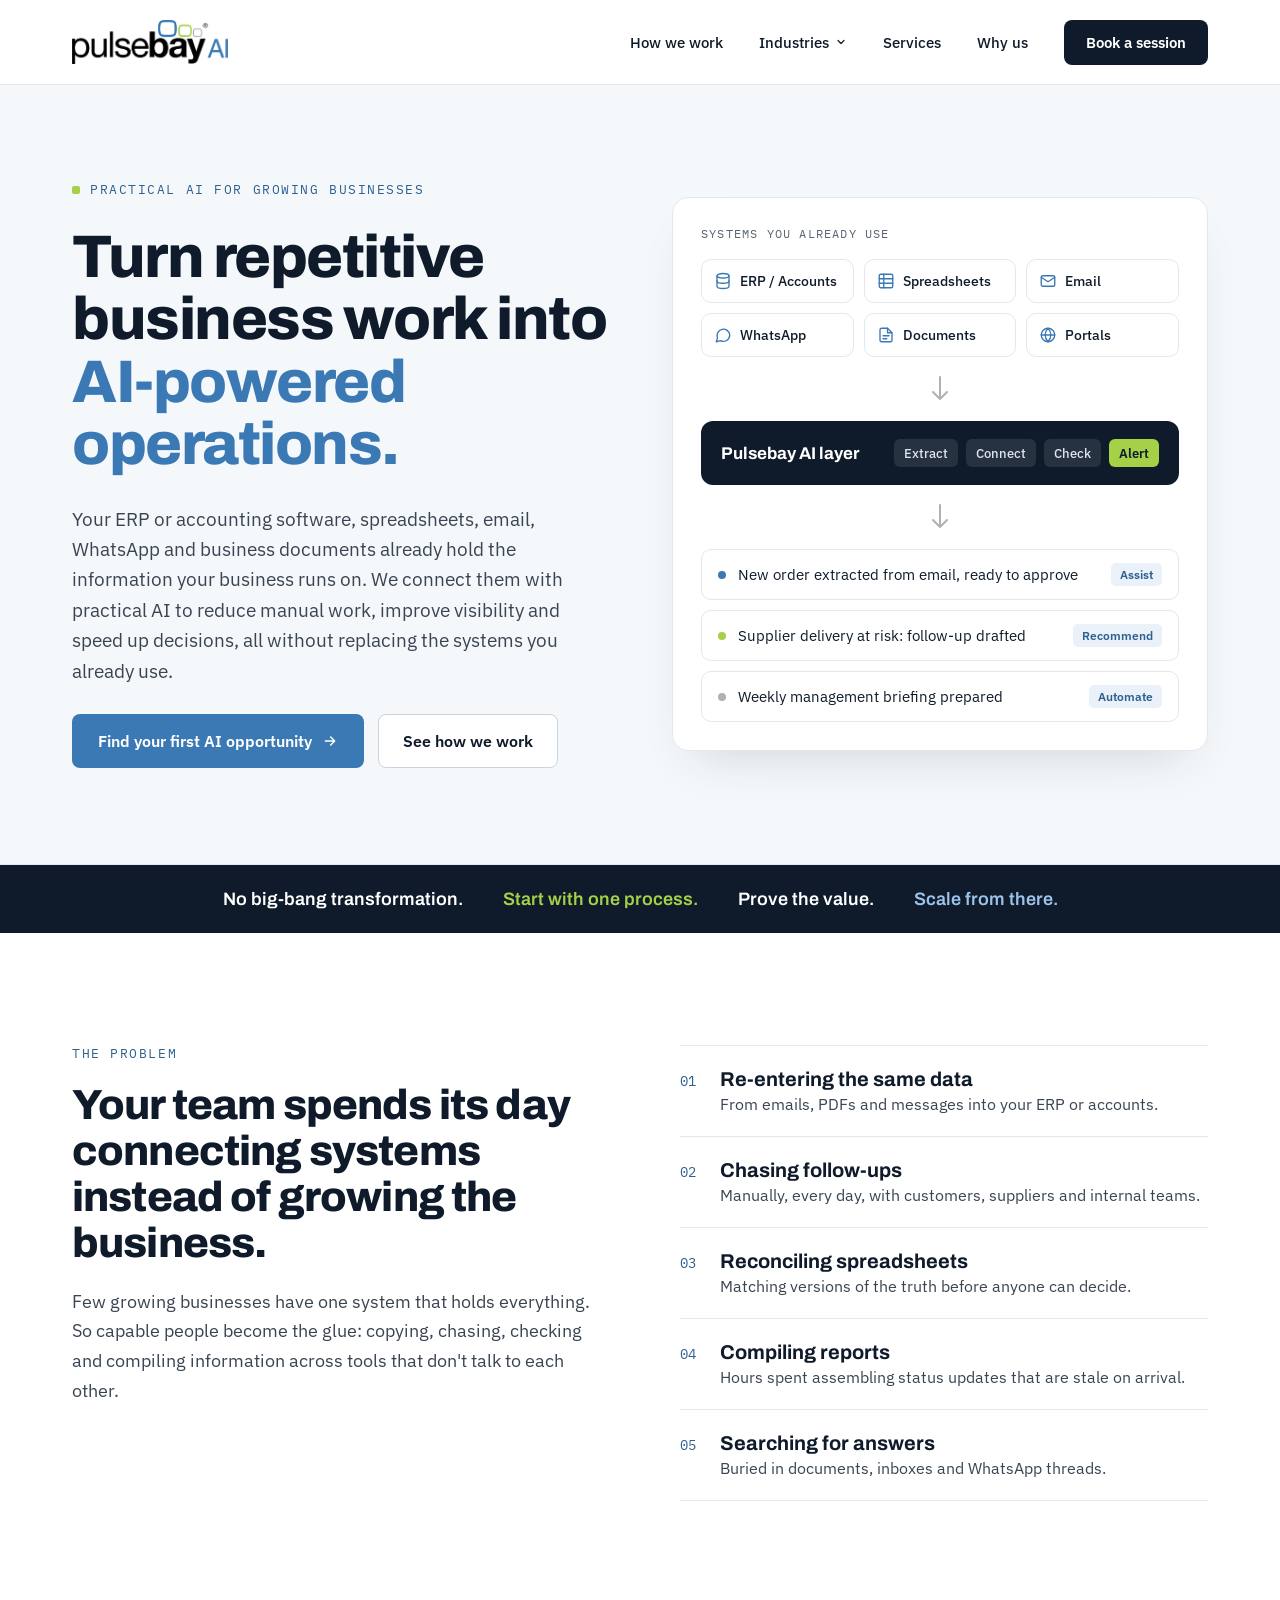
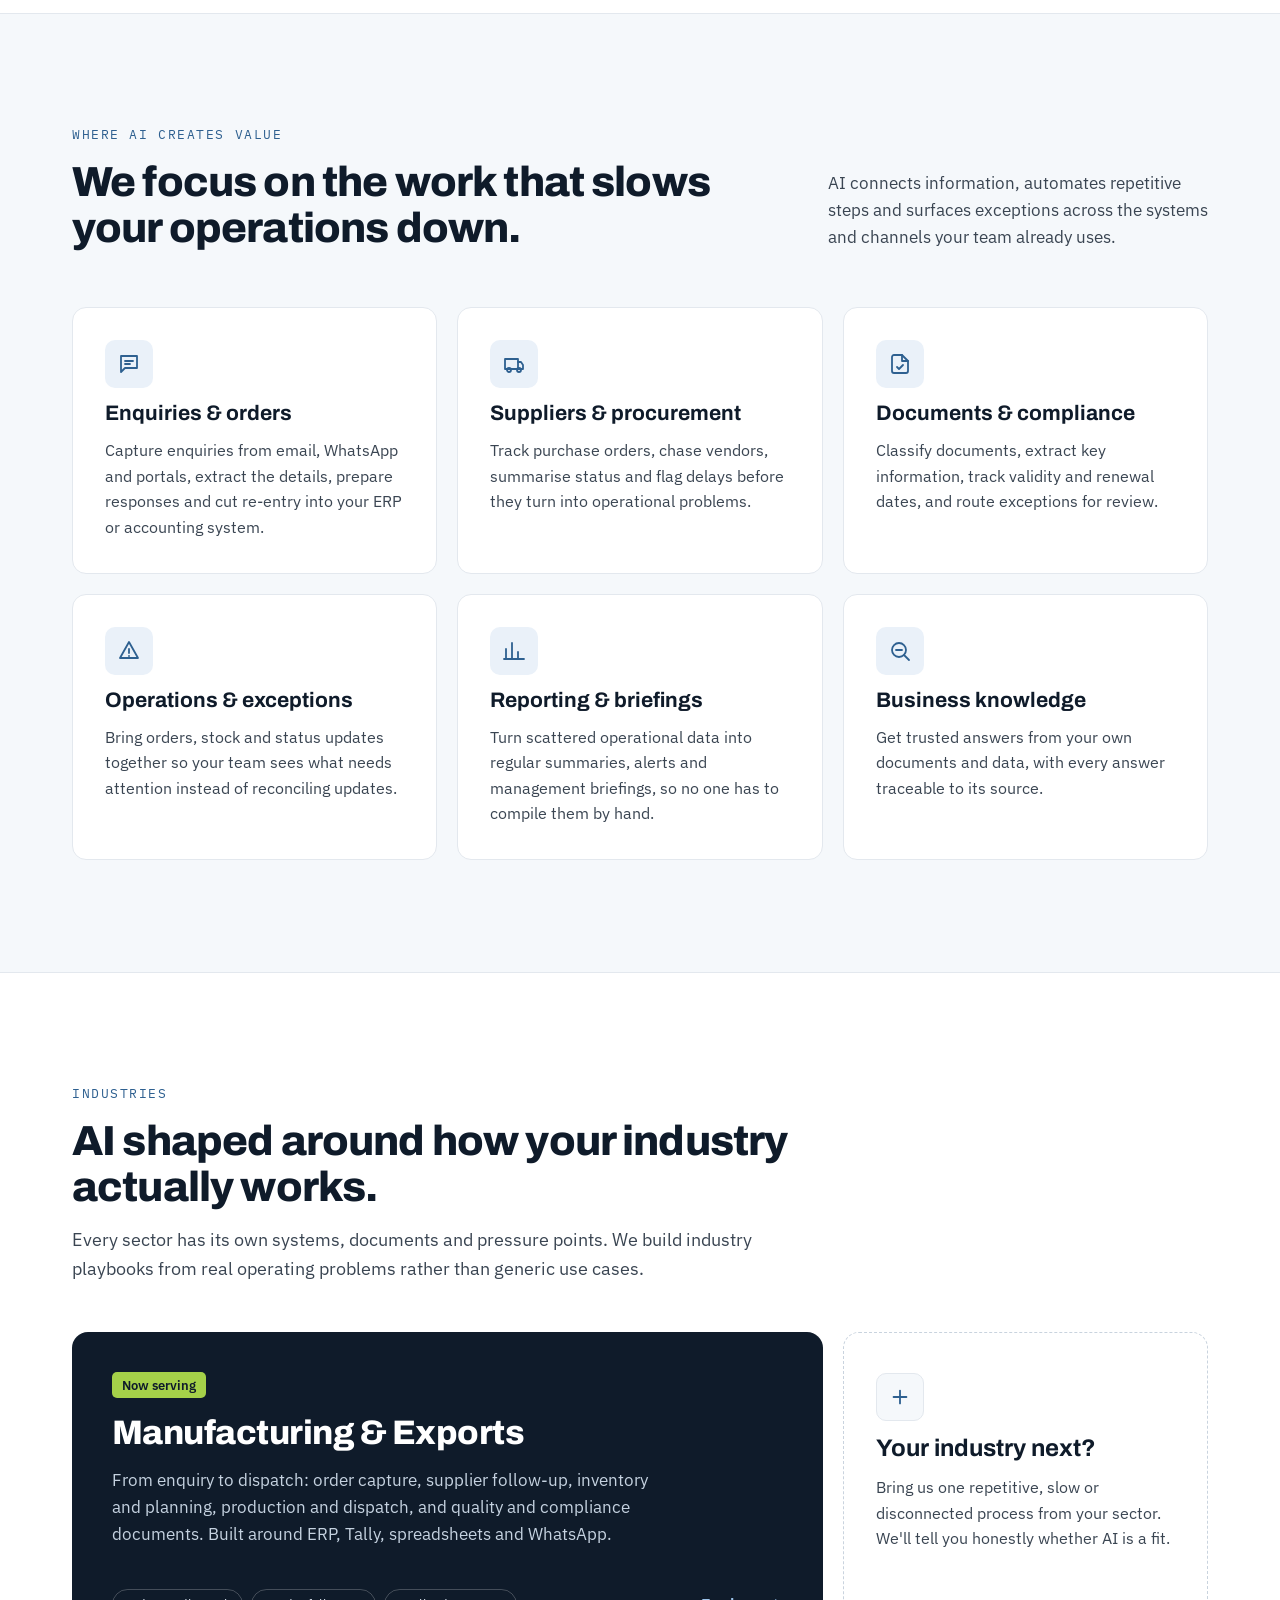
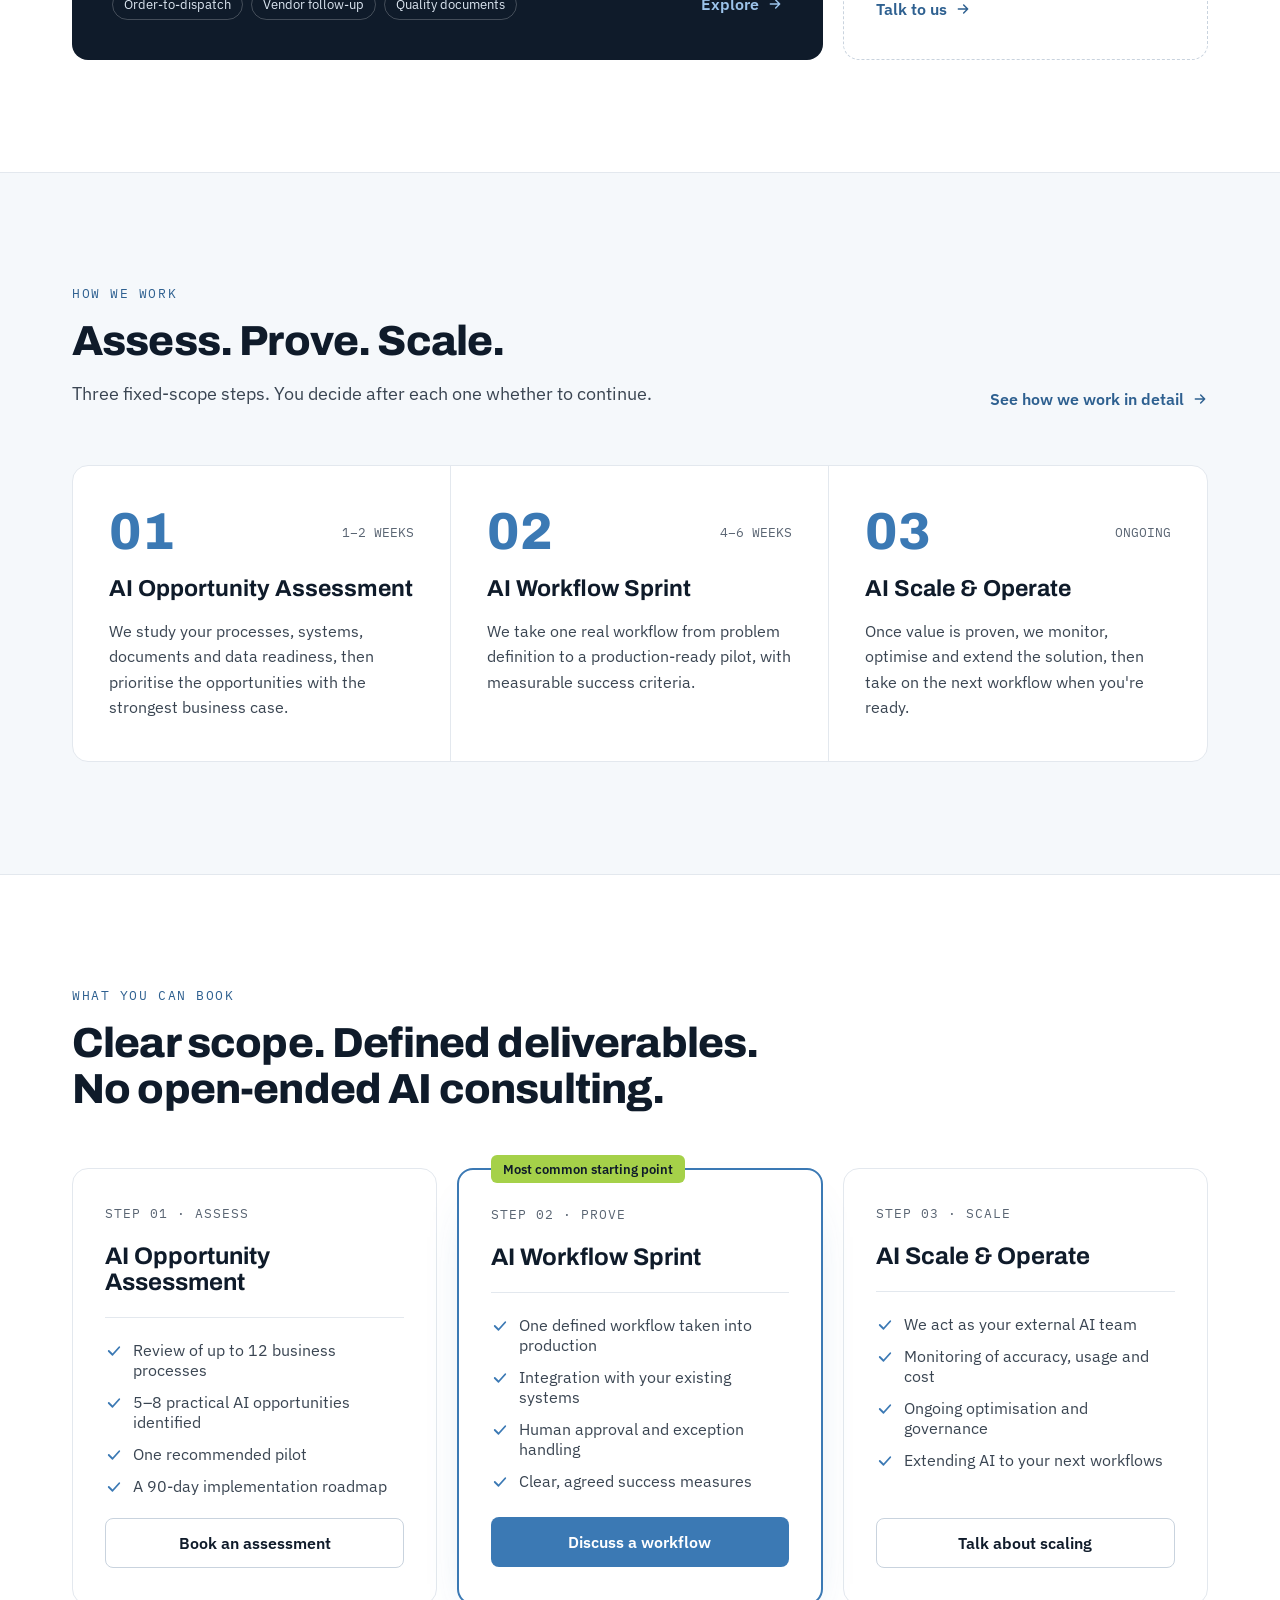
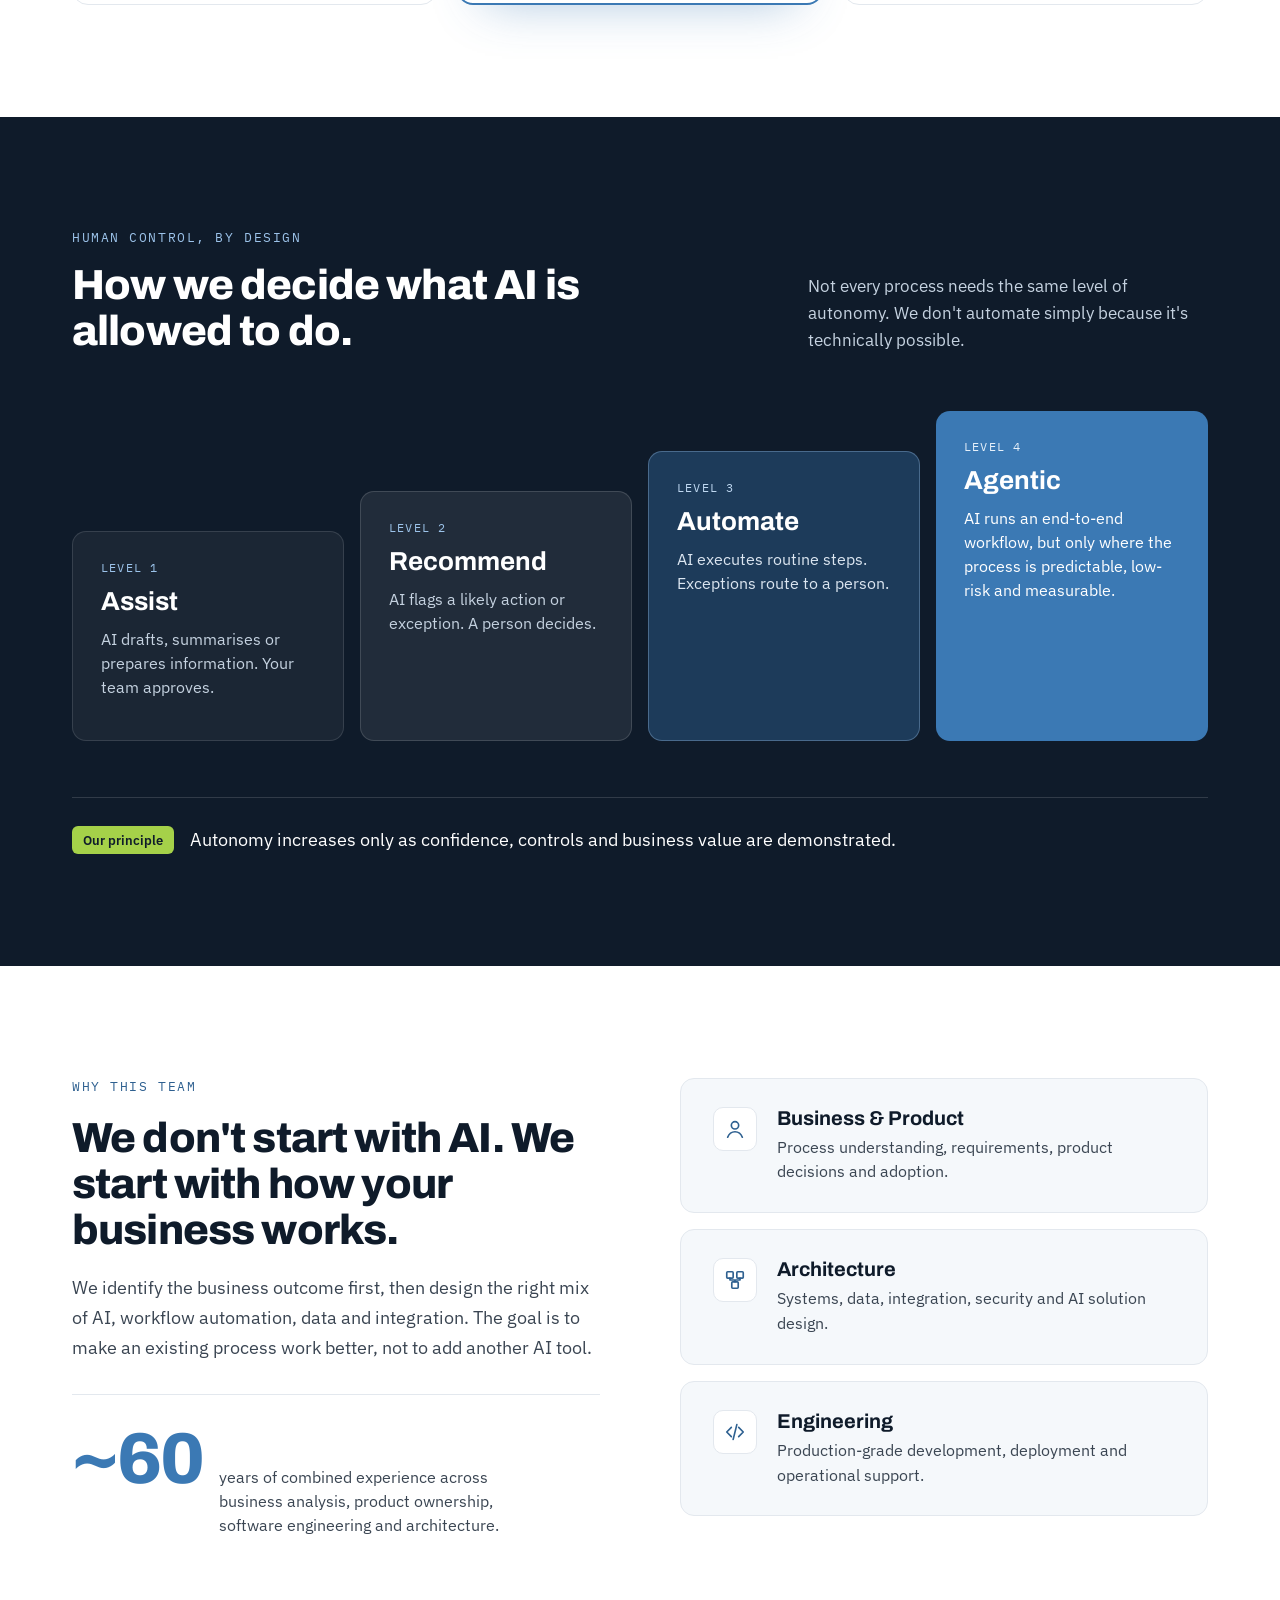
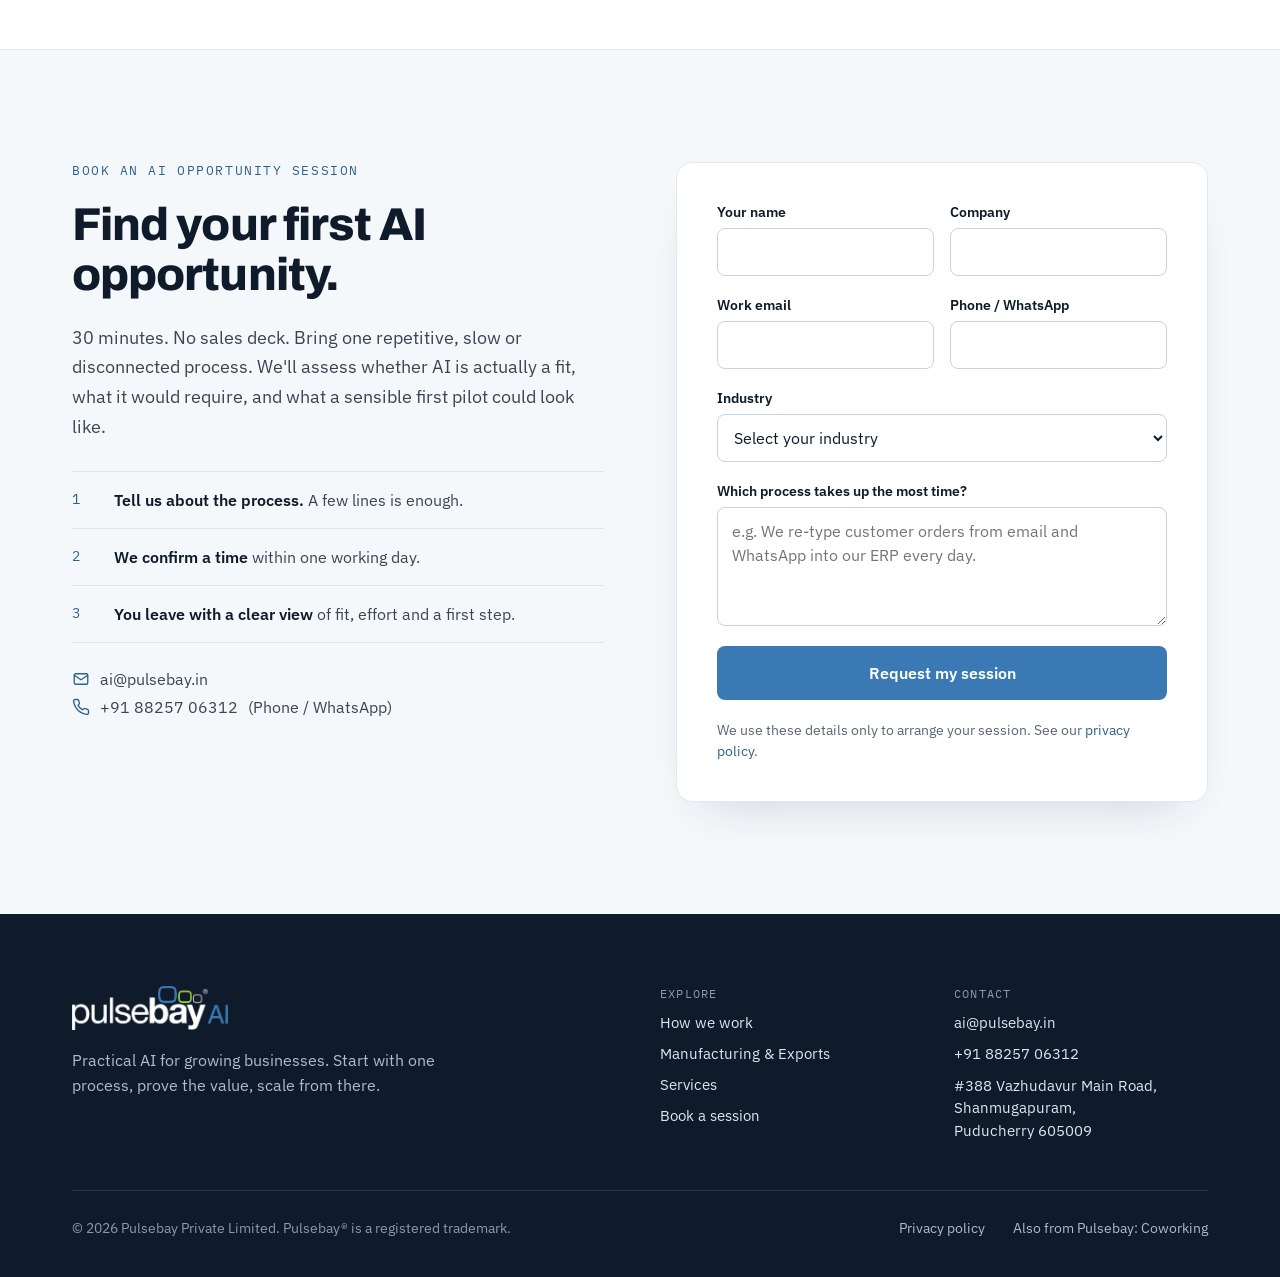
<file: index.html>
<!doctype html>
<html lang="en">
<head>
<meta charset="utf-8">
<meta name="viewport" content="width=device-width, initial-scale=1">
<title>Pulsebay AI | Practical AI for growing businesses</title>
<meta name="description" content="Pulsebay AI connects your ERP, accounting software, spreadsheets, email, WhatsApp and documents with practical AI to reduce manual work and speed up decisions. Start with one process.">
<link rel="canonical" href="https://ai.pulsebay.in/">
<meta property="og:type" content="website">
<meta property="og:site_name" content="Pulsebay AI">
<meta property="og:title" content="Pulsebay AI | Practical AI for growing businesses">
<meta property="og:description" content="Pulsebay AI connects your ERP, accounting software, spreadsheets, email, WhatsApp and documents with practical AI to reduce manual work and speed up decisions. Start with one process.">
<meta property="og:url" content="https://ai.pulsebay.in/">
<meta property="og:image" content="https://ai.pulsebay.in/assets/og-image.jpg">
<meta property="og:image:secure_url" content="https://ai.pulsebay.in/assets/og-image.jpg">
<meta property="og:image:type" content="image/jpeg">
<meta property="og:image:width" content="1200">
<meta property="og:image:height" content="630">
<meta property="og:image:alt" content="Pulsebay AI: Turn repetitive business work into AI-powered operations.">
<meta name="twitter:card" content="summary_large_image">
<meta name="theme-color" content="#0F1B2A">
<link rel="icon" type="image/png" href="assets/favicon.png">
<link rel="apple-touch-icon" href="assets/apple-touch-icon.png">
<link rel="preconnect" href="https://fonts.googleapis.com">
<link rel="preconnect" href="https://fonts.gstatic.com" crossorigin>
<link href="https://fonts.googleapis.com/css2?family=Archivo:wght@500;600;700;800&amp;family=IBM+Plex+Sans:wght@400;500;600&amp;family=IBM+Plex+Mono:wght@500&amp;display=swap" rel="stylesheet">
<link rel="stylesheet" href="assets/styles.css">
</head>
<body>
<div style="width: 100%; background: #ffffff; font-family: 'IBM Plex Sans', system-ui, sans-serif; color: #3A4552;">

<!-- HEADER -->
<header style="position: sticky; top: 0; z-index: 10; background: rgba(255,255,255,0.96); border-bottom: 1px solid #E3E8EE;">
<div style="max-width: 1200px; margin: 0 auto; padding: 0 32px; height: 84px; display: flex; align-items: center; justify-content: space-between; gap: 32px;">
<a href="#top" aria-label="Pulsebay AI home" style="display: flex; align-items: center;"><img src="assets/logo-color.png" alt="Pulsebay AI" style="height: 44px; width: auto; display: block;"></a>
<button type="button" class="menu-btn" aria-controls="site-nav" aria-expanded="false" aria-label="Open menu"><svg width="20" height="20" viewBox="0 0 24 24" fill="none" stroke="currentColor" stroke-width="2" stroke-linecap="round" aria-hidden="true"><path d="M4 7h16M4 12h16M4 17h16"></path></svg></button>
<nav id="site-nav" class="site-nav" aria-label="Main" style="display: flex; align-items: center; gap: 36px; font-size: 15px; font-weight: 500;">
<a href="how-we-work.html" style="color: #0F1B2A;">How we work</a>
<div class="dd"><a href="manufacturing-exports.html" style="color: #0F1B2A; display: flex; align-items: center; gap: 6px;">Industries<svg width="12" height="12" viewBox="0 0 24 24" fill="none" stroke="currentColor" stroke-width="2.4" stroke-linecap="round" stroke-linejoin="round" aria-hidden="true"><path d="M6 9l6 6 6-6"></path></svg></a><div class="dd-menu"><div class="dd-panel"><a href="manufacturing-exports.html">Manufacturing &amp; Exports</a><a href="index.html#book" class="dd-note">Another industry? Talk to us</a></div></div></div>
<a href="#services" style="color: #0F1B2A;">Services</a>
<a href="#team" style="color: #0F1B2A;">Why us</a>
<a href="#book" style="background: #0F1B2A; color: #ffffff; padding: 13px 22px; border-radius: 8px; font-weight: 600;">Book a session</a>
</nav>
</div>
</header>

<!-- HERO -->
<section id="top" style="background: #F5F8FB; border-bottom: 1px solid #E3E8EE;">
<div style="max-width: 1200px; margin: 0 auto; padding: 96px 32px 96px; display: grid; grid-template-columns: repeat(2, minmax(0, 1fr)); gap: 64px; align-items: center;">
<div style="display: flex; flex-direction: column; gap: 28px;">
<div style="font-family: 'IBM Plex Mono', monospace; font-size: 13px; letter-spacing: 0.12em; color: #2E6090; display: flex; align-items: center; gap: 10px;"><span style="width: 8px; height: 8px; background: #A5D149; border-radius: 2px; display: inline-block;"></span>PRACTICAL AI FOR GROWING BUSINESSES</div>
<h1 style="margin: 0; font-family: Archivo, sans-serif; font-weight: 800; font-size: 60px; line-height: 1.04; letter-spacing: -0.025em; color: #0F1B2A;">Turn repetitive business work into <span style="color: #3B79B4;">AI-powered operations.</span></h1>
<p style="margin: 0; font-size: 19px; line-height: 1.6; color: #3A4552; max-width: 540px;">Your ERP or accounting software, spreadsheets, email, WhatsApp and business documents already hold the information your business runs on. We connect them with practical AI to reduce manual work, improve visibility and speed up decisions, all without replacing the systems you already use.</p>
<div style="display: flex; gap: 14px; align-items: center; flex-wrap: wrap;">
<a href="#book" style="background: #3B79B4; color: #ffffff; padding: 17px 26px; border-radius: 8px; font-weight: 600; font-size: 16px; display: flex; align-items: center; gap: 10px;">Find your first AI opportunity<svg width="16" height="16" viewBox="0 0 24 24" fill="none" stroke="currentColor" stroke-width="2.2" stroke-linecap="round" stroke-linejoin="round" aria-hidden="true"><path d="M5 12h14M13 6l6 6-6 6"></path></svg></a>
<a href="#how" style="color: #0F1B2A; padding: 16px 24px; border-radius: 8px; font-weight: 600; font-size: 16px; border: 1.5px solid #C9D3DE; background: #ffffff;">See how we work</a>
</div>
</div>

<!-- hero visual -->
<div style="background: #ffffff; border: 1px solid #E3E8EE; border-radius: 16px; padding: 28px; box-shadow: 0 24px 48px -24px rgba(15,27,42,0.18); display: flex; flex-direction: column; gap: 18px;">
<div style="font-family: 'IBM Plex Mono', monospace; font-size: 12px; letter-spacing: 0.1em; color: #5A6573;">SYSTEMS YOU ALREADY USE</div>
<div style="display: grid; grid-template-columns: repeat(3, minmax(0, 1fr)); gap: 10px;">
<div style="border: 1px solid #E3E8EE; border-radius: 10px; padding: 12px; font-size: 14px; font-weight: 500; color: #0F1B2A; display: flex; align-items: center; gap: 8px;"><svg width="18" height="18" viewBox="0 0 24 24" fill="none" stroke="#3B79B4" stroke-width="1.8" stroke-linecap="round" stroke-linejoin="round" aria-hidden="true"><ellipse cx="12" cy="5" rx="8" ry="3"></ellipse><path d="M4 5v14c0 1.7 3.6 3 8 3s8-1.3 8-3V5"></path><path d="M4 12c0 1.7 3.6 3 8 3s8-1.3 8-3"></path></svg>ERP / Accounts</div>
<div style="border: 1px solid #E3E8EE; border-radius: 10px; padding: 12px; font-size: 14px; font-weight: 500; color: #0F1B2A; display: flex; align-items: center; gap: 8px;"><svg width="18" height="18" viewBox="0 0 24 24" fill="none" stroke="#3B79B4" stroke-width="1.8" stroke-linecap="round" stroke-linejoin="round" aria-hidden="true"><rect x="3" y="3" width="18" height="18" rx="2"></rect><path d="M3 9h18M3 15h18M9 3v18"></path></svg>Spreadsheets</div>
<div style="border: 1px solid #E3E8EE; border-radius: 10px; padding: 12px; font-size: 14px; font-weight: 500; color: #0F1B2A; display: flex; align-items: center; gap: 8px;"><svg width="18" height="18" viewBox="0 0 24 24" fill="none" stroke="#3B79B4" stroke-width="1.8" stroke-linecap="round" stroke-linejoin="round" aria-hidden="true"><rect x="3" y="5" width="18" height="14" rx="2"></rect><path d="M3 7l9 6 9-6"></path></svg>Email</div>
<div style="border: 1px solid #E3E8EE; border-radius: 10px; padding: 12px; font-size: 14px; font-weight: 500; color: #0F1B2A; display: flex; align-items: center; gap: 8px;"><svg width="18" height="18" viewBox="0 0 24 24" fill="none" stroke="#3B79B4" stroke-width="1.8" stroke-linecap="round" stroke-linejoin="round" aria-hidden="true"><path d="M21 12a8.5 8.5 0 0 1-12.6 7.4L3 21l1.6-5.2A8.5 8.5 0 1 1 21 12z"></path></svg>WhatsApp</div>
<div style="border: 1px solid #E3E8EE; border-radius: 10px; padding: 12px; font-size: 14px; font-weight: 500; color: #0F1B2A; display: flex; align-items: center; gap: 8px;"><svg width="18" height="18" viewBox="0 0 24 24" fill="none" stroke="#3B79B4" stroke-width="1.8" stroke-linecap="round" stroke-linejoin="round" aria-hidden="true"><path d="M14 3H6a2 2 0 0 0-2 2v14a2 2 0 0 0 2 2h12a2 2 0 0 0 2-2V9z"></path><path d="M14 3v6h6M8 13h8M8 17h5"></path></svg>Documents</div>
<div style="border: 1px solid #E3E8EE; border-radius: 10px; padding: 12px; font-size: 14px; font-weight: 500; color: #0F1B2A; display: flex; align-items: center; gap: 8px;"><svg width="18" height="18" viewBox="0 0 24 24" fill="none" stroke="#3B79B4" stroke-width="1.8" stroke-linecap="round" stroke-linejoin="round" aria-hidden="true"><circle cx="12" cy="12" r="9"></circle><path d="M3 12h18M12 3c2.5 2.7 3.8 5.7 3.8 9s-1.3 6.3-3.8 9c-2.5-2.7-3.8-5.7-3.8-9S9.5 5.7 12 3z"></path></svg>Portals</div>
</div>
<div style="display: flex; justify-content: center;"><svg width="24" height="28" viewBox="0 0 24 28" fill="none" stroke="#B1B1B1" stroke-width="2" stroke-linecap="round" stroke-linejoin="round" aria-hidden="true"><path d="M12 2v22M5 17l7 7 7-7"></path></svg></div>
<div style="background: #0F1B2A; border-radius: 12px; padding: 18px 20px; display: flex; align-items: center; justify-content: space-between; gap: 16px;">
<div style="font-family: Archivo, sans-serif; font-weight: 700; font-size: 17px; color: #ffffff;">Pulsebay AI layer</div>
<div style="display: flex; gap: 8px; font-size: 12.5px; font-weight: 500;">
<span style="background: rgba(255,255,255,0.1); color: #DCE6F1; padding: 6px 10px; border-radius: 6px;">Extract</span>
<span style="background: rgba(255,255,255,0.1); color: #DCE6F1; padding: 6px 10px; border-radius: 6px;">Connect</span>
<span style="background: rgba(255,255,255,0.1); color: #DCE6F1; padding: 6px 10px; border-radius: 6px;">Check</span>
<span style="background: #A5D149; color: #0F1B2A; padding: 6px 10px; border-radius: 6px; font-weight: 600;">Alert</span>
</div>
</div>
<div style="display: flex; justify-content: center;"><svg width="24" height="28" viewBox="0 0 24 28" fill="none" stroke="#B1B1B1" stroke-width="2" stroke-linecap="round" stroke-linejoin="round" aria-hidden="true"><path d="M12 2v22M5 17l7 7 7-7"></path></svg></div>
<div style="display: flex; flex-direction: column; gap: 10px;">
<div style="display: flex; align-items: center; justify-content: space-between; gap: 12px; border: 1px solid #E3E8EE; border-radius: 10px; padding: 13px 16px;">
<div style="display: flex; align-items: center; gap: 12px; font-size: 14.5px; color: #0F1B2A;"><span style="width: 8px; height: 8px; border-radius: 50%; background: #3B79B4;"></span>New order extracted from email, ready to approve</div>
<span style="font-size: 12px; font-weight: 600; color: #2E6090; background: #EAF1F9; padding: 4px 9px; border-radius: 5px;">Assist</span>
</div>
<div style="display: flex; align-items: center; justify-content: space-between; gap: 12px; border: 1px solid #E3E8EE; border-radius: 10px; padding: 13px 16px;">
<div style="display: flex; align-items: center; gap: 12px; font-size: 14.5px; color: #0F1B2A;"><span style="width: 8px; height: 8px; border-radius: 50%; background: #A5D149;"></span>Supplier delivery at risk: follow-up drafted</div>
<span style="font-size: 12px; font-weight: 600; color: #2E6090; background: #EAF1F9; padding: 4px 9px; border-radius: 5px;">Recommend</span>
</div>
<div style="display: flex; align-items: center; justify-content: space-between; gap: 12px; border: 1px solid #E3E8EE; border-radius: 10px; padding: 13px 16px;">
<div style="display: flex; align-items: center; gap: 12px; font-size: 14.5px; color: #0F1B2A;"><span style="width: 8px; height: 8px; border-radius: 50%; background: #B1B1B1;"></span>Weekly management briefing prepared</div>
<span style="font-size: 12px; font-weight: 600; color: #2E6090; background: #EAF1F9; padding: 4px 9px; border-radius: 5px;">Automate</span>
</div>
</div>
</div>
</div>
</section>

<!-- PRINCIPLE STRIP -->
<section style="background: #0F1B2A;">
<div style="max-width: 1200px; margin: 0 auto; padding: 24px 32px; display: flex; align-items: center; justify-content: center; gap: 40px; font-family: Archivo, sans-serif; font-weight: 600; font-size: 18px; color: #ffffff;">
<span>No big-bang transformation.</span>
<span style="color: #A5D149;">Start with one process.</span>
<span>Prove the value.</span>
<span style="color: #9CC3EA;">Scale from there.</span>
</div>
</section>

<!-- PROBLEM -->
<section style="background: #ffffff;">
<div style="max-width: 1200px; margin: 0 auto; padding: 112px 32px; display: grid; grid-template-columns: repeat(2, minmax(0, 1fr)); gap: 80px; align-items: start;">
<div style="display: flex; flex-direction: column; gap: 20px;">
<div style="font-family: 'IBM Plex Mono', monospace; font-size: 13px; letter-spacing: 0.12em; color: #2E6090;">THE PROBLEM</div>
<h2 style="margin: 0; font-family: Archivo, sans-serif; font-weight: 800; font-size: 42px; line-height: 1.1; letter-spacing: -0.02em; color: #0F1B2A;">Your team spends its day connecting systems instead of growing the business.</h2>
<p style="margin: 0; font-size: 18px; line-height: 1.65;">Few growing businesses have one system that holds everything. So capable people become the glue: copying, chasing, checking and compiling information across tools that don't talk to each other.</p>
</div>
<div style="display: flex; flex-direction: column;">
<div style="display: flex; gap: 24px; align-items: baseline; padding: 22px 0; border-top: 1px solid #E3E8EE;"><span style="font-family: 'IBM Plex Mono', monospace; font-size: 14px; color: #2E6090;">01</span><div><div style="font-family: Archivo, sans-serif; font-weight: 700; font-size: 20px; color: #0F1B2A;">Re-entering the same data</div><div style="font-size: 16px; margin-top: 4px;">From emails, PDFs and messages into your ERP or accounts.</div></div></div>
<div style="display: flex; gap: 24px; align-items: baseline; padding: 22px 0; border-top: 1px solid #E3E8EE;"><span style="font-family: 'IBM Plex Mono', monospace; font-size: 14px; color: #2E6090;">02</span><div><div style="font-family: Archivo, sans-serif; font-weight: 700; font-size: 20px; color: #0F1B2A;">Chasing follow-ups</div><div style="font-size: 16px; margin-top: 4px;">Manually, every day, with customers, suppliers and internal teams.</div></div></div>
<div style="display: flex; gap: 24px; align-items: baseline; padding: 22px 0; border-top: 1px solid #E3E8EE;"><span style="font-family: 'IBM Plex Mono', monospace; font-size: 14px; color: #2E6090;">03</span><div><div style="font-family: Archivo, sans-serif; font-weight: 700; font-size: 20px; color: #0F1B2A;">Reconciling spreadsheets</div><div style="font-size: 16px; margin-top: 4px;">Matching versions of the truth before anyone can decide.</div></div></div>
<div style="display: flex; gap: 24px; align-items: baseline; padding: 22px 0; border-top: 1px solid #E3E8EE;"><span style="font-family: 'IBM Plex Mono', monospace; font-size: 14px; color: #2E6090;">04</span><div><div style="font-family: Archivo, sans-serif; font-weight: 700; font-size: 20px; color: #0F1B2A;">Compiling reports</div><div style="font-size: 16px; margin-top: 4px;">Hours spent assembling status updates that are stale on arrival.</div></div></div>
<div style="display: flex; gap: 24px; align-items: baseline; padding: 22px 0; border-top: 1px solid #E3E8EE; border-bottom: 1px solid #E3E8EE;"><span style="font-family: 'IBM Plex Mono', monospace; font-size: 14px; color: #2E6090;">05</span><div><div style="font-family: Archivo, sans-serif; font-weight: 700; font-size: 20px; color: #0F1B2A;">Searching for answers</div><div style="font-size: 16px; margin-top: 4px;">Buried in documents, inboxes and WhatsApp threads.</div></div></div>
</div>
</div>
</section>

<!-- WHERE AI CREATES VALUE -->
<section id="value" style="background: #F5F8FB; border-top: 1px solid #E3E8EE; border-bottom: 1px solid #E3E8EE;">
<div style="max-width: 1200px; margin: 0 auto; padding: 112px 32px; display: flex; flex-direction: column; gap: 56px;">
<div style="display: flex; justify-content: space-between; align-items: end; gap: 48px;">
<div style="display: flex; flex-direction: column; gap: 16px; max-width: 680px;">
<div style="font-family: 'IBM Plex Mono', monospace; font-size: 13px; letter-spacing: 0.12em; color: #2E6090;">WHERE AI CREATES VALUE</div>
<h2 style="margin: 0; font-family: Archivo, sans-serif; font-weight: 800; font-size: 42px; line-height: 1.1; letter-spacing: -0.02em; color: #0F1B2A;">We focus on the work that slows your operations down.</h2>
</div>
<p style="margin: 0; font-size: 17px; line-height: 1.6; max-width: 380px;">AI connects information, automates repetitive steps and surfaces exceptions across the systems and channels your team already uses.</p>
</div>
<div style="display: grid; grid-template-columns: repeat(3, minmax(0, 1fr)); gap: 20px;">
<div style="background: #ffffff; border: 1px solid #E3E8EE; border-radius: 14px; padding: 32px; display: flex; flex-direction: column; gap: 14px;">
<div style="width: 48px; height: 48px; border-radius: 10px; background: #EAF1F9; display: flex; align-items: center; justify-content: center;"><svg width="24" height="24" viewBox="0 0 24 24" fill="none" stroke="#2E6090" stroke-width="1.8" stroke-linecap="round" stroke-linejoin="round" aria-hidden="true"><path d="M4 4h16v12H8l-4 4z"></path><path d="M8 9h8M8 12h5"></path></svg></div>
<h3 style="margin: 0; font-family: Archivo, sans-serif; font-weight: 700; font-size: 21px; color: #0F1B2A;">Enquiries &amp; orders</h3>
<p style="margin: 0; font-size: 16px; line-height: 1.6;">Capture enquiries from email, WhatsApp and portals, extract the details, prepare responses and cut re-entry into your ERP or accounting system.</p>
</div>
<div style="background: #ffffff; border: 1px solid #E3E8EE; border-radius: 14px; padding: 32px; display: flex; flex-direction: column; gap: 14px;">
<div style="width: 48px; height: 48px; border-radius: 10px; background: #EAF1F9; display: flex; align-items: center; justify-content: center;"><svg width="24" height="24" viewBox="0 0 24 24" fill="none" stroke="#2E6090" stroke-width="1.8" stroke-linecap="round" stroke-linejoin="round" aria-hidden="true"><path d="M3 7h13v10H3z"></path><path d="M16 10h3l2 3v4h-5"></path><circle cx="7" cy="18" r="2"></circle><circle cx="17" cy="18" r="2"></circle></svg></div>
<h3 style="margin: 0; font-family: Archivo, sans-serif; font-weight: 700; font-size: 21px; color: #0F1B2A;">Suppliers &amp; procurement</h3>
<p style="margin: 0; font-size: 16px; line-height: 1.6;">Track purchase orders, chase vendors, summarise status and flag delays before they turn into operational problems.</p>
</div>
<div style="background: #ffffff; border: 1px solid #E3E8EE; border-radius: 14px; padding: 32px; display: flex; flex-direction: column; gap: 14px;">
<div style="width: 48px; height: 48px; border-radius: 10px; background: #EAF1F9; display: flex; align-items: center; justify-content: center;"><svg width="24" height="24" viewBox="0 0 24 24" fill="none" stroke="#2E6090" stroke-width="1.8" stroke-linecap="round" stroke-linejoin="round" aria-hidden="true"><path d="M14 3H6a2 2 0 0 0-2 2v14a2 2 0 0 0 2 2h12a2 2 0 0 0 2-2V9z"></path><path d="M14 3v6h6"></path><path d="M9 15l2 2 4-4"></path></svg></div>
<h3 style="margin: 0; font-family: Archivo, sans-serif; font-weight: 700; font-size: 21px; color: #0F1B2A;">Documents &amp; compliance</h3>
<p style="margin: 0; font-size: 16px; line-height: 1.6;">Classify documents, extract key information, track validity and renewal dates, and route exceptions for review.</p>
</div>
<div style="background: #ffffff; border: 1px solid #E3E8EE; border-radius: 14px; padding: 32px; display: flex; flex-direction: column; gap: 14px;">
<div style="width: 48px; height: 48px; border-radius: 10px; background: #EAF1F9; display: flex; align-items: center; justify-content: center;"><svg width="24" height="24" viewBox="0 0 24 24" fill="none" stroke="#2E6090" stroke-width="1.8" stroke-linecap="round" stroke-linejoin="round" aria-hidden="true"><path d="M12 3l9 16H3z"></path><path d="M12 10v4M12 17h.01"></path></svg></div>
<h3 style="margin: 0; font-family: Archivo, sans-serif; font-weight: 700; font-size: 21px; color: #0F1B2A;">Operations &amp; exceptions</h3>
<p style="margin: 0; font-size: 16px; line-height: 1.6;">Bring orders, stock and status updates together so your team sees what needs attention instead of reconciling updates.</p>
</div>
<div style="background: #ffffff; border: 1px solid #E3E8EE; border-radius: 14px; padding: 32px; display: flex; flex-direction: column; gap: 14px;">
<div style="width: 48px; height: 48px; border-radius: 10px; background: #EAF1F9; display: flex; align-items: center; justify-content: center;"><svg width="24" height="24" viewBox="0 0 24 24" fill="none" stroke="#2E6090" stroke-width="1.8" stroke-linecap="round" stroke-linejoin="round" aria-hidden="true"><path d="M4 20V10M10 20V4M16 20v-7M22 20H2"></path></svg></div>
<h3 style="margin: 0; font-family: Archivo, sans-serif; font-weight: 700; font-size: 21px; color: #0F1B2A;">Reporting &amp; briefings</h3>
<p style="margin: 0; font-size: 16px; line-height: 1.6;">Turn scattered operational data into regular summaries, alerts and management briefings, so no one has to compile them by hand.</p>
</div>
<div style="background: #ffffff; border: 1px solid #E3E8EE; border-radius: 14px; padding: 32px; display: flex; flex-direction: column; gap: 14px;">
<div style="width: 48px; height: 48px; border-radius: 10px; background: #EAF1F9; display: flex; align-items: center; justify-content: center;"><svg width="24" height="24" viewBox="0 0 24 24" fill="none" stroke="#2E6090" stroke-width="1.8" stroke-linecap="round" stroke-linejoin="round" aria-hidden="true"><circle cx="11" cy="11" r="7"></circle><path d="M21 21l-5-5"></path><path d="M8 11h6"></path></svg></div>
<h3 style="margin: 0; font-family: Archivo, sans-serif; font-weight: 700; font-size: 21px; color: #0F1B2A;">Business knowledge</h3>
<p style="margin: 0; font-size: 16px; line-height: 1.6;">Get trusted answers from your own documents and data, with every answer traceable to its source.</p>
</div>
</div>
</div>
</section>

<!-- INDUSTRIES -->
<section id="industries" style="background: #ffffff;">
<div style="max-width: 1200px; margin: 0 auto; padding: 112px 32px; display: flex; flex-direction: column; gap: 48px;">
<div style="display: flex; flex-direction: column; gap: 16px; max-width: 720px;">
<div style="font-family: 'IBM Plex Mono', monospace; font-size: 13px; letter-spacing: 0.12em; color: #2E6090;">INDUSTRIES</div>
<h2 style="margin: 0; font-family: Archivo, sans-serif; font-weight: 800; font-size: 42px; line-height: 1.1; letter-spacing: -0.02em; color: #0F1B2A;">AI shaped around how your industry actually works.</h2>
<p style="margin: 0; font-size: 18px; line-height: 1.6;">Every sector has its own systems, documents and pressure points. We build industry playbooks from real operating problems rather than generic use cases.</p>
</div>
<div style="display: grid; grid-template-columns: repeat(3, minmax(0, 1fr)); gap: 20px;">
<a href="manufacturing-exports.html" style="grid-column: span 2; background: #0F1B2A; border-radius: 16px; padding: 40px; display: flex; flex-direction: column; justify-content: space-between; gap: 40px; color: #ffffff; min-height: 300px;">
<div style="display: flex; flex-direction: column; gap: 16px;">
<span style="align-self: flex-start; background: #A5D149; color: #0F1B2A; font-size: 12.5px; font-weight: 600; padding: 5px 10px; border-radius: 5px;">Now serving</span>
<div style="font-family: Archivo, sans-serif; font-weight: 800; font-size: 34px; letter-spacing: -0.015em; color: #ffffff;">Manufacturing &amp; Exports</div>
<p style="margin: 0; font-size: 17px; line-height: 1.6; color: #C5D2E0; max-width: 560px;">From enquiry to dispatch: order capture, supplier follow-up, inventory and planning, production and dispatch, and quality and compliance documents. Built around ERP, Tally, spreadsheets and WhatsApp.</p>
</div>
<div style="display: flex; align-items: center; justify-content: space-between; gap: 24px;">
<div style="display: flex; gap: 8px; flex-wrap: wrap; font-size: 13px;">
<span style="border: 1px solid rgba(255,255,255,0.22); color: #DCE6F1; padding: 6px 11px; border-radius: 999px;">Order-to-dispatch</span>
<span style="border: 1px solid rgba(255,255,255,0.22); color: #DCE6F1; padding: 6px 11px; border-radius: 999px;">Vendor follow-up</span>
<span style="border: 1px solid rgba(255,255,255,0.22); color: #DCE6F1; padding: 6px 11px; border-radius: 999px;">Quality documents</span>
</div>
<span style="font-weight: 600; font-size: 16px; color: #9CC3EA; display: flex; align-items: center; gap: 8px; white-space: nowrap;">Explore<svg width="16" height="16" viewBox="0 0 24 24" fill="none" stroke="currentColor" stroke-width="2.2" stroke-linecap="round" stroke-linejoin="round" aria-hidden="true"><path d="M5 12h14M13 6l6 6-6 6"></path></svg></span>
</div>
</a>
<a href="#book" style="border: 1.5px dashed #C9D3DE; border-radius: 16px; padding: 40px 32px; display: flex; flex-direction: column; justify-content: space-between; gap: 32px; background: #ffffff; color: #3A4552;">
<div style="display: flex; flex-direction: column; gap: 14px;">
<div style="width: 48px; height: 48px; border-radius: 10px; background: #F5F8FB; border: 1px solid #E3E8EE; display: flex; align-items: center; justify-content: center;"><svg width="22" height="22" viewBox="0 0 24 24" fill="none" stroke="#2E6090" stroke-width="2" stroke-linecap="round" stroke-linejoin="round" aria-hidden="true"><path d="M12 5v14M5 12h14"></path></svg></div>
<div style="font-family: Archivo, sans-serif; font-weight: 700; font-size: 24px; color: #0F1B2A;">Your industry next?</div>
<p style="margin: 0; font-size: 16px; line-height: 1.6;">Bring us one repetitive, slow or disconnected process from your sector. We'll tell you honestly whether AI is a fit.</p>
</div>
<span style="font-weight: 600; font-size: 16px; color: #2E6090; display: flex; align-items: center; gap: 8px;">Talk to us<svg width="16" height="16" viewBox="0 0 24 24" fill="none" stroke="currentColor" stroke-width="2.2" stroke-linecap="round" stroke-linejoin="round" aria-hidden="true"><path d="M5 12h14M13 6l6 6-6 6"></path></svg></span>
</a>
</div>
</div>
</section>

<!-- HOW WE WORK -->
<section id="how" style="background: #F5F8FB; border-top: 1px solid #E3E8EE; border-bottom: 1px solid #E3E8EE;">
<div style="max-width: 1200px; margin: 0 auto; padding: 112px 32px; display: flex; flex-direction: column; gap: 56px;">
<div style="display: flex; justify-content: space-between; align-items: end; gap: 48px;">
<div style="display: flex; flex-direction: column; gap: 16px; max-width: 680px;">
<div style="font-family: 'IBM Plex Mono', monospace; font-size: 13px; letter-spacing: 0.12em; color: #2E6090;">HOW WE WORK</div>
<h2 style="margin: 0; font-family: Archivo, sans-serif; font-weight: 800; font-size: 42px; line-height: 1.1; letter-spacing: -0.02em; color: #0F1B2A;">Assess. Prove. Scale.</h2>
<p style="margin: 0; font-size: 18px; line-height: 1.6;">Three fixed-scope steps. You decide after each one whether to continue.</p>
</div>
<a href="how-we-work.html" style="font-weight: 600; font-size: 16px; display: flex; align-items: center; gap: 8px; white-space: nowrap;">See how we work in detail<svg width="16" height="16" viewBox="0 0 24 24" fill="none" stroke="currentColor" stroke-width="2.2" stroke-linecap="round" stroke-linejoin="round" aria-hidden="true"><path d="M5 12h14M13 6l6 6-6 6"></path></svg></a>
</div>
<div style="display: grid; grid-template-columns: repeat(3, minmax(0, 1fr)); gap: 0; background: #ffffff; border: 1px solid #E3E8EE; border-radius: 16px; overflow: hidden;">
<div style="padding: 40px 36px; display: flex; flex-direction: column; gap: 18px; border-right: 1px solid #E3E8EE;">
<div style="display: flex; align-items: center; justify-content: space-between;"><span style="font-family: Archivo, sans-serif; font-weight: 800; font-size: 52px; color: #3B79B4; line-height: 1;">01</span><span style="font-family: 'IBM Plex Mono', monospace; font-size: 12.5px; color: #5A6573;">1–2 WEEKS</span></div>
<h3 style="margin: 0; font-family: Archivo, sans-serif; font-weight: 700; font-size: 23px; color: #0F1B2A;">AI Opportunity Assessment</h3>
<p style="margin: 0; font-size: 16px; line-height: 1.6;">We study your processes, systems, documents and data readiness, then prioritise the opportunities with the strongest business case.</p>
</div>
<div style="padding: 40px 36px; display: flex; flex-direction: column; gap: 18px; border-right: 1px solid #E3E8EE;">
<div style="display: flex; align-items: center; justify-content: space-between;"><span style="font-family: Archivo, sans-serif; font-weight: 800; font-size: 52px; color: #3B79B4; line-height: 1;">02</span><span style="font-family: 'IBM Plex Mono', monospace; font-size: 12.5px; color: #5A6573;">4–6 WEEKS</span></div>
<h3 style="margin: 0; font-family: Archivo, sans-serif; font-weight: 700; font-size: 23px; color: #0F1B2A;">AI Workflow Sprint</h3>
<p style="margin: 0; font-size: 16px; line-height: 1.6;">We take one real workflow from problem definition to a production-ready pilot, with measurable success criteria.</p>
</div>
<div style="padding: 40px 36px; display: flex; flex-direction: column; gap: 18px;">
<div style="display: flex; align-items: center; justify-content: space-between;"><span style="font-family: Archivo, sans-serif; font-weight: 800; font-size: 52px; color: #3B79B4; line-height: 1;">03</span><span style="font-family: 'IBM Plex Mono', monospace; font-size: 12.5px; color: #5A6573;">ONGOING</span></div>
<h3 style="margin: 0; font-family: Archivo, sans-serif; font-weight: 700; font-size: 23px; color: #0F1B2A;">AI Scale &amp; Operate</h3>
<p style="margin: 0; font-size: 16px; line-height: 1.6;">Once value is proven, we monitor, optimise and extend the solution, then take on the next workflow when you're ready.</p>
</div>
</div>
</div>
</section>

<!-- SERVICES / PRICING -->
<section id="services" style="background: #ffffff;">
<div style="max-width: 1200px; margin: 0 auto; padding: 112px 32px; display: flex; flex-direction: column; gap: 56px;">
<div style="display: flex; flex-direction: column; gap: 16px; max-width: 720px;">
<div style="font-family: 'IBM Plex Mono', monospace; font-size: 13px; letter-spacing: 0.12em; color: #2E6090;">WHAT YOU CAN BOOK</div>
<h2 style="margin: 0; font-family: Archivo, sans-serif; font-weight: 800; font-size: 42px; line-height: 1.1; letter-spacing: -0.02em; color: #0F1B2A;">Clear scope. Defined deliverables. No open-ended AI consulting.</h2>
</div>
<div style="display: grid; grid-template-columns: repeat(3, minmax(0, 1fr)); gap: 20px; align-items: stretch;">

<div style="border: 1px solid #E3E8EE; border-radius: 16px; padding: 36px 32px; display: flex; flex-direction: column; gap: 22px;">
<div style="font-family: 'IBM Plex Mono', monospace; font-size: 12.5px; letter-spacing: 0.08em; color: #5A6573;">STEP 01 · ASSESS</div>
<h3 style="margin: 0; font-family: Archivo, sans-serif; font-weight: 700; font-size: 24px; color: #0F1B2A;">AI Opportunity Assessment</h3>
<!-- <div><div style="font-family: Archivo, sans-serif; font-weight: 800; font-size: 36px; color: #0F1B2A;">From ₹1.5L</div><div style="font-size: 14.5px; color: #5A6573; margin-top: 4px;">1–2 weeks · credited toward your Sprint</div></div> -->
<div style="height: 1px; background: #E3E8EE;"></div>
<div style="display: flex; flex-direction: column; gap: 12px; font-size: 15.5px;">
<div style="display: flex; gap: 10px;"><svg width="18" height="18" viewBox="0 0 24 24" fill="none" stroke="#3B79B4" stroke-width="2.4" stroke-linecap="round" stroke-linejoin="round" aria-hidden="true" style="flex-shrink: 0; margin-top: 2px;"><path d="M5 12l5 5 9-10"></path></svg>Review of up to 12 business processes</div>
<div style="display: flex; gap: 10px;"><svg width="18" height="18" viewBox="0 0 24 24" fill="none" stroke="#3B79B4" stroke-width="2.4" stroke-linecap="round" stroke-linejoin="round" aria-hidden="true" style="flex-shrink: 0; margin-top: 2px;"><path d="M5 12l5 5 9-10"></path></svg>5–8 practical AI opportunities identified</div>
<div style="display: flex; gap: 10px;"><svg width="18" height="18" viewBox="0 0 24 24" fill="none" stroke="#3B79B4" stroke-width="2.4" stroke-linecap="round" stroke-linejoin="round" aria-hidden="true" style="flex-shrink: 0; margin-top: 2px;"><path d="M5 12l5 5 9-10"></path></svg>One recommended pilot</div>
<div style="display: flex; gap: 10px;"><svg width="18" height="18" viewBox="0 0 24 24" fill="none" stroke="#3B79B4" stroke-width="2.4" stroke-linecap="round" stroke-linejoin="round" aria-hidden="true" style="flex-shrink: 0; margin-top: 2px;"><path d="M5 12l5 5 9-10"></path></svg>A 90-day implementation roadmap</div>
</div>
<a href="#book" style="margin-top: auto; text-align: center; border: 1.5px solid #C9D3DE; color: #0F1B2A; font-weight: 600; padding: 14px; border-radius: 8px;">Book an assessment</a>
</div>

<div style="border: 2px solid #3B79B4; border-radius: 16px; padding: 36px 32px; display: flex; flex-direction: column; gap: 22px; position: relative; box-shadow: 0 24px 48px -28px rgba(59,121,180,0.45);">
<span style="position: absolute; top: -15px; left: 32px; background: #A5D149; color: #0F1B2A; font-size: 12.5px; font-weight: 600; padding: 6px 12px; border-radius: 6px;">Most common starting point</span>
<div style="font-family: 'IBM Plex Mono', monospace; font-size: 12.5px; letter-spacing: 0.08em; color: #5A6573;">STEP 02 · PROVE</div>
<h3 style="margin: 0; font-family: Archivo, sans-serif; font-weight: 700; font-size: 24px; color: #0F1B2A;">AI Workflow Sprint</h3>
<!-- <div><div style="font-family: Archivo, sans-serif; font-weight: 800; font-size: 36px; color: #0F1B2A;">Fixed scope</div><div style="font-size: 14.5px; color: #5A6573; margin-top: 4px;">Typically 4–6 weeks · priced by workflow complexity</div></div> -->
<div style="height: 1px; background: #E3E8EE;"></div>
<div style="display: flex; flex-direction: column; gap: 12px; font-size: 15.5px;">
<div style="display: flex; gap: 10px;"><svg width="18" height="18" viewBox="0 0 24 24" fill="none" stroke="#3B79B4" stroke-width="2.4" stroke-linecap="round" stroke-linejoin="round" aria-hidden="true" style="flex-shrink: 0; margin-top: 2px;"><path d="M5 12l5 5 9-10"></path></svg>One defined workflow taken into production</div>
<div style="display: flex; gap: 10px;"><svg width="18" height="18" viewBox="0 0 24 24" fill="none" stroke="#3B79B4" stroke-width="2.4" stroke-linecap="round" stroke-linejoin="round" aria-hidden="true" style="flex-shrink: 0; margin-top: 2px;"><path d="M5 12l5 5 9-10"></path></svg>Integration with your existing systems</div>
<div style="display: flex; gap: 10px;"><svg width="18" height="18" viewBox="0 0 24 24" fill="none" stroke="#3B79B4" stroke-width="2.4" stroke-linecap="round" stroke-linejoin="round" aria-hidden="true" style="flex-shrink: 0; margin-top: 2px;"><path d="M5 12l5 5 9-10"></path></svg>Human approval and exception handling</div>
<div style="display: flex; gap: 10px;"><svg width="18" height="18" viewBox="0 0 24 24" fill="none" stroke="#3B79B4" stroke-width="2.4" stroke-linecap="round" stroke-linejoin="round" aria-hidden="true" style="flex-shrink: 0; margin-top: 2px;"><path d="M5 12l5 5 9-10"></path></svg>Clear, agreed success measures</div>
</div>
<a href="#book" style="margin-top: auto; text-align: center; background: #3B79B4; color: #ffffff; font-weight: 600; padding: 15px; border-radius: 8px;">Discuss a workflow</a>
</div>

<div style="border: 1px solid #E3E8EE; border-radius: 16px; padding: 36px 32px; display: flex; flex-direction: column; gap: 22px;">
<div style="font-family: 'IBM Plex Mono', monospace; font-size: 12.5px; letter-spacing: 0.08em; color: #5A6573;">STEP 03 · SCALE</div>
<h3 style="margin: 0; font-family: Archivo, sans-serif; font-weight: 700; font-size: 24px; color: #0F1B2A;">AI Scale &amp; Operate</h3>
<!-- <div><div style="font-family: Archivo, sans-serif; font-weight: 800; font-size: 36px; color: #0F1B2A;">From ₹1.5L<span style="font-size: 20px; font-weight: 600; color: #5A6573;">/mo</span></div><div style="font-size: 14.5px; color: #5A6573; margin-top: 4px;">Ongoing · scoped monthly retainer</div></div> -->
<div style="height: 1px; background: #E3E8EE;"></div>
<div style="display: flex; flex-direction: column; gap: 12px; font-size: 15.5px;">
<div style="display: flex; gap: 10px;"><svg width="18" height="18" viewBox="0 0 24 24" fill="none" stroke="#3B79B4" stroke-width="2.4" stroke-linecap="round" stroke-linejoin="round" aria-hidden="true" style="flex-shrink: 0; margin-top: 2px;"><path d="M5 12l5 5 9-10"></path></svg>We act as your external AI team</div>
<div style="display: flex; gap: 10px;"><svg width="18" height="18" viewBox="0 0 24 24" fill="none" stroke="#3B79B4" stroke-width="2.4" stroke-linecap="round" stroke-linejoin="round" aria-hidden="true" style="flex-shrink: 0; margin-top: 2px;"><path d="M5 12l5 5 9-10"></path></svg>Monitoring of accuracy, usage and cost</div>
<div style="display: flex; gap: 10px;"><svg width="18" height="18" viewBox="0 0 24 24" fill="none" stroke="#3B79B4" stroke-width="2.4" stroke-linecap="round" stroke-linejoin="round" aria-hidden="true" style="flex-shrink: 0; margin-top: 2px;"><path d="M5 12l5 5 9-10"></path></svg>Ongoing optimisation and governance</div>
<div style="display: flex; gap: 10px;"><svg width="18" height="18" viewBox="0 0 24 24" fill="none" stroke="#3B79B4" stroke-width="2.4" stroke-linecap="round" stroke-linejoin="round" aria-hidden="true" style="flex-shrink: 0; margin-top: 2px;"><path d="M5 12l5 5 9-10"></path></svg>Extending AI to your next workflows</div>
</div>
<a href="#book" style="margin-top: auto; text-align: center; border: 1.5px solid #C9D3DE; color: #0F1B2A; font-weight: 600; padding: 14px; border-radius: 8px;">Talk about scaling</a>
</div>

</div>
</div>
</section>

<!-- AUTONOMY LADDER -->
<section style="background: #0F1B2A;">
<div style="max-width: 1200px; margin: 0 auto; padding: 112px 32px; display: flex; flex-direction: column; gap: 56px;">
<div style="display: flex; justify-content: space-between; align-items: end; gap: 48px;">
<div style="display: flex; flex-direction: column; gap: 16px; max-width: 640px;">
<div style="font-family: 'IBM Plex Mono', monospace; font-size: 13px; letter-spacing: 0.12em; color: #9CC3EA;">HUMAN CONTROL, BY DESIGN</div>
<h2 style="margin: 0; font-family: Archivo, sans-serif; font-weight: 800; font-size: 42px; line-height: 1.1; letter-spacing: -0.02em; color: #ffffff;">How we decide what AI is allowed to do.</h2>
</div>
<p style="margin: 0; font-size: 17px; line-height: 1.6; color: #C5D2E0; max-width: 400px;">Not every process needs the same level of autonomy. We don't automate simply because it's technically possible.</p>
</div>
<div style="display: grid; grid-template-columns: repeat(4, minmax(0, 1fr)); gap: 16px; align-items: end;">
<div style="background: rgba(255,255,255,0.05); border: 1px solid rgba(255,255,255,0.12); border-radius: 14px; padding: 28px; min-height: 210px; display: flex; flex-direction: column; gap: 12px;">
<div style="font-family: 'IBM Plex Mono', monospace; font-size: 12px; letter-spacing: 0.1em; color: #9CC3EA;">LEVEL 1</div>
<div style="font-family: Archivo, sans-serif; font-weight: 700; font-size: 26px; color: #ffffff;">Assist</div>
<p style="margin: 0; font-size: 15.5px; line-height: 1.55; color: #C5D2E0;">AI drafts, summarises or prepares information. Your team approves.</p>
</div>
<div style="background: rgba(255,255,255,0.08); border: 1px solid rgba(255,255,255,0.14); border-radius: 14px; padding: 28px; min-height: 250px; display: flex; flex-direction: column; gap: 12px;">
<div style="font-family: 'IBM Plex Mono', monospace; font-size: 12px; letter-spacing: 0.1em; color: #9CC3EA;">LEVEL 2</div>
<div style="font-family: Archivo, sans-serif; font-weight: 700; font-size: 26px; color: #ffffff;">Recommend</div>
<p style="margin: 0; font-size: 15.5px; line-height: 1.55; color: #C5D2E0;">AI flags a likely action or exception. A person decides.</p>
</div>
<div style="background: rgba(59,121,180,0.35); border: 1px solid rgba(156,195,234,0.35); border-radius: 14px; padding: 28px; min-height: 290px; display: flex; flex-direction: column; gap: 12px;">
<div style="font-family: 'IBM Plex Mono', monospace; font-size: 12px; letter-spacing: 0.1em; color: #BFD8F1;">LEVEL 3</div>
<div style="font-family: Archivo, sans-serif; font-weight: 700; font-size: 26px; color: #ffffff;">Automate</div>
<p style="margin: 0; font-size: 15.5px; line-height: 1.55; color: #DCE6F1;">AI executes routine steps. Exceptions route to a person.</p>
</div>
<div style="background: #3B79B4; border-radius: 14px; padding: 28px; min-height: 330px; display: flex; flex-direction: column; gap: 12px;">
<div style="font-family: 'IBM Plex Mono', monospace; font-size: 12px; letter-spacing: 0.1em; color: #E6F0FA;">LEVEL 4</div>
<div style="font-family: Archivo, sans-serif; font-weight: 700; font-size: 26px; color: #ffffff;">Agentic</div>
<p style="margin: 0; font-size: 15.5px; line-height: 1.55; color: #ffffff;">AI runs an end-to-end workflow, but only where the process is predictable, low-risk and measurable.</p>
</div>
</div>
<div style="display: flex; align-items: center; gap: 16px; border-top: 1px solid rgba(255,255,255,0.14); padding-top: 28px;">
<span style="background: #A5D149; color: #0F1B2A; font-size: 12.5px; font-weight: 600; padding: 6px 11px; border-radius: 6px; white-space: nowrap;">Our principle</span>
<p style="margin: 0; font-size: 18px; line-height: 1.5; color: #ffffff;">Autonomy increases only as confidence, controls and business value are demonstrated.</p>
</div>
</div>
</section>

<!-- WHY THIS TEAM -->
<section id="team" style="background: #ffffff;">
<div style="max-width: 1200px; margin: 0 auto; padding: 112px 32px; display: grid; grid-template-columns: repeat(2, minmax(0, 1fr)); gap: 80px; align-items: start;">
<div style="display: flex; flex-direction: column; gap: 20px;">
<div style="font-family: 'IBM Plex Mono', monospace; font-size: 13px; letter-spacing: 0.12em; color: #2E6090;">WHY THIS TEAM</div>
<h2 style="margin: 0; font-family: Archivo, sans-serif; font-weight: 800; font-size: 42px; line-height: 1.1; letter-spacing: -0.02em; color: #0F1B2A;">We don't start with AI. We start with how your business works.</h2>
<p style="margin: 0; font-size: 18px; line-height: 1.65;">We identify the business outcome first, then design the right mix of AI, workflow automation, data and integration. The goal is to make an existing process work better, not to add another AI tool.</p>
<div style="display: flex; align-items: baseline; gap: 16px; margin-top: 12px; padding-top: 28px; border-top: 1px solid #E3E8EE;">
<span style="font-family: Archivo, sans-serif; font-weight: 800; font-size: 72px; line-height: 1; color: #3B79B4; letter-spacing: -0.03em;">~60</span>
<span style="font-size: 16px; line-height: 1.5; max-width: 300px;">years of combined experience across business analysis, product ownership, software engineering and architecture.</span>
</div>
</div>
<div style="display: flex; flex-direction: column; gap: 16px;">
<div style="background: #F5F8FB; border: 1px solid #E3E8EE; border-radius: 14px; padding: 28px 32px; display: flex; gap: 20px; align-items: start;">
<div style="width: 44px; height: 44px; border-radius: 10px; background: #ffffff; border: 1px solid #E3E8EE; display: flex; align-items: center; justify-content: center; flex-shrink: 0;"><svg width="22" height="22" viewBox="0 0 24 24" fill="none" stroke="#2E6090" stroke-width="1.8" stroke-linecap="round" stroke-linejoin="round" aria-hidden="true"><circle cx="12" cy="8" r="4"></circle><path d="M4 21c1.5-4 4.5-6 8-6s6.5 2 8 6"></path></svg></div>
<div><h3 style="margin: 0; font-family: Archivo, sans-serif; font-weight: 700; font-size: 20px; color: #0F1B2A;">Business &amp; Product</h3><p style="margin: 6px 0 0; font-size: 16px; line-height: 1.55;">Process understanding, requirements, product decisions and adoption.</p></div>
</div>
<div style="background: #F5F8FB; border: 1px solid #E3E8EE; border-radius: 14px; padding: 28px 32px; display: flex; gap: 20px; align-items: start;">
<div style="width: 44px; height: 44px; border-radius: 10px; background: #ffffff; border: 1px solid #E3E8EE; display: flex; align-items: center; justify-content: center; flex-shrink: 0;"><svg width="22" height="22" viewBox="0 0 24 24" fill="none" stroke="#2E6090" stroke-width="1.8" stroke-linecap="round" stroke-linejoin="round" aria-hidden="true"><rect x="3" y="3" width="7" height="7" rx="1"></rect><rect x="14" y="3" width="7" height="7" rx="1"></rect><rect x="8.5" y="14" width="7" height="7" rx="1"></rect><path d="M6.5 10v2h11v-2M12 12v2"></path></svg></div>
<div><h3 style="margin: 0; font-family: Archivo, sans-serif; font-weight: 700; font-size: 20px; color: #0F1B2A;">Architecture</h3><p style="margin: 6px 0 0; font-size: 16px; line-height: 1.55;">Systems, data, integration, security and AI solution design.</p></div>
</div>
<div style="background: #F5F8FB; border: 1px solid #E3E8EE; border-radius: 14px; padding: 28px 32px; display: flex; gap: 20px; align-items: start;">
<div style="width: 44px; height: 44px; border-radius: 10px; background: #ffffff; border: 1px solid #E3E8EE; display: flex; align-items: center; justify-content: center; flex-shrink: 0;"><svg width="22" height="22" viewBox="0 0 24 24" fill="none" stroke="#2E6090" stroke-width="1.8" stroke-linecap="round" stroke-linejoin="round" aria-hidden="true"><path d="M8 7l-5 5 5 5M16 7l5 5-5 5M14 4l-4 16"></path></svg></div>
<div><h3 style="margin: 0; font-family: Archivo, sans-serif; font-weight: 700; font-size: 20px; color: #0F1B2A;">Engineering</h3><p style="margin: 6px 0 0; font-size: 16px; line-height: 1.55;">Production-grade development, deployment and operational support.</p></div>
</div>
</div>
</div>
</section>

<!-- BOOK -->
<section id="book" style="background: #F5F8FB; border-top: 1px solid #E3E8EE;">
<div style="max-width: 1200px; margin: 0 auto; padding: 112px 32px; display: grid; grid-template-columns: repeat(2, minmax(0, 1fr)); gap: 72px; align-items: start;">
<div style="display: flex; flex-direction: column; gap: 22px;">
<div style="font-family: 'IBM Plex Mono', monospace; font-size: 13px; letter-spacing: 0.12em; color: #2E6090;">BOOK AN AI OPPORTUNITY SESSION</div>
<h2 style="margin: 0; font-family: Archivo, sans-serif; font-weight: 800; font-size: 46px; line-height: 1.08; letter-spacing: -0.02em; color: #0F1B2A;">Find your first AI opportunity.</h2>
<p style="margin: 0; font-size: 18px; line-height: 1.65;">30 minutes. No sales deck. Bring one repetitive, slow or disconnected process. We'll assess whether AI is actually a fit, what it would require, and what a sensible first pilot could look like.</p>
<div style="display: flex; flex-direction: column; gap: 0; margin-top: 8px;">
<div style="display: flex; gap: 18px; padding: 18px 0; border-top: 1px solid #DCE3EB;"><span style="font-family: 'IBM Plex Mono', monospace; font-size: 14px; color: #2E6090; width: 24px;">1</span><div style="font-size: 16px;"><strong style="color: #0F1B2A; font-weight: 600;">Tell us about the process.</strong> A few lines is enough.</div></div>
<div style="display: flex; gap: 18px; padding: 18px 0; border-top: 1px solid #DCE3EB;"><span style="font-family: 'IBM Plex Mono', monospace; font-size: 14px; color: #2E6090; width: 24px;">2</span><div style="font-size: 16px;"><strong style="color: #0F1B2A; font-weight: 600;">We confirm a time</strong> within one working day.</div></div>
<div style="display: flex; gap: 18px; padding: 18px 0; border-top: 1px solid #DCE3EB; border-bottom: 1px solid #DCE3EB;"><span style="font-family: 'IBM Plex Mono', monospace; font-size: 14px; color: #2E6090; width: 24px;">3</span><div style="font-size: 16px;"><strong style="color: #0F1B2A; font-weight: 600;">You leave with a clear view</strong> of fit, effort and a first step.</div></div>
</div>
<div style="display: flex; flex-direction: column; gap: 8px; font-size: 15.5px; margin-top: 4px;">
<div style="display: flex; align-items: center; gap: 10px;"><svg width="18" height="18" viewBox="0 0 24 24" fill="none" stroke="#2E6090" stroke-width="1.8" stroke-linecap="round" stroke-linejoin="round" aria-hidden="true"><rect x="3" y="5" width="18" height="14" rx="2"></rect><path d="M3 7l9 6 9-6"></path></svg><a href="mailto:ai@pulsebay.in" style="color: inherit;">ai@pulsebay.in</a></div>
<div style="display: flex; align-items: center; gap: 10px;"><svg width="18" height="18" viewBox="0 0 24 24" fill="none" stroke="#2E6090" stroke-width="1.8" stroke-linecap="round" stroke-linejoin="round" aria-hidden="true"><path d="M22 16.9v3a2 2 0 0 1-2.2 2 19.8 19.8 0 0 1-8.6-3.1 19.5 19.5 0 0 1-6-6A19.8 19.8 0 0 1 2.1 4.2 2 2 0 0 1 4.1 2h3a2 2 0 0 1 2 1.7c.1.9.4 1.8.7 2.7a2 2 0 0 1-.5 2.1L8 9.8a16 16 0 0 0 6 6l1.3-1.3a2 2 0 0 1 2.1-.4c.9.3 1.8.6 2.7.7a2 2 0 0 1 1.7 2z"></path></svg><a href="tel:+918825706312" style="color: inherit;">+91 88257 06312</a> (Phone / WhatsApp)</div>
</div>
</div>

<div style="background: #ffffff; border: 1px solid #E3E8EE; border-radius: 16px; padding: 40px; box-shadow: 0 24px 48px -28px rgba(15,27,42,0.2);">
<div data-state="form">
<form id="lead-form" style="display: flex; flex-direction: column; gap: 20px;">
<input type="hidden" name="cta" value="None (scrolled to form)">
<input type="hidden" name="page" value="Home">
<div class="hp" aria-hidden="true"><label>Website <input type="text" name="website" tabindex="-1" autocomplete="off"></label></div>
<div style="display: grid; grid-template-columns: repeat(2, minmax(0, 1fr)); gap: 16px;">
<div style="display: flex; flex-direction: column; gap: 7px;"><label for="f-name" style="font-size: 14px; font-weight: 600; color: #0F1B2A;">Your name</label><input id="f-name" name="name" type="text" autocomplete="name" required style="height: 48px; border: 1px solid #C9D3DE; border-radius: 8px; padding: 0 14px; font-size: 15.5px; color: #0F1B2A; background: #ffffff; width: 100%;"></div>
<div style="display: flex; flex-direction: column; gap: 7px;"><label for="f-company" style="font-size: 14px; font-weight: 600; color: #0F1B2A;">Company</label><input id="f-company" name="company" type="text" autocomplete="organization" required style="height: 48px; border: 1px solid #C9D3DE; border-radius: 8px; padding: 0 14px; font-size: 15.5px; color: #0F1B2A; background: #ffffff; width: 100%;"></div>
</div>
<div style="display: grid; grid-template-columns: repeat(2, minmax(0, 1fr)); gap: 16px;">
<div style="display: flex; flex-direction: column; gap: 7px;"><label for="f-email" style="font-size: 14px; font-weight: 600; color: #0F1B2A;">Work email</label><input id="f-email" name="email" type="email" autocomplete="email" required style="height: 48px; border: 1px solid #C9D3DE; border-radius: 8px; padding: 0 14px; font-size: 15.5px; color: #0F1B2A; background: #ffffff; width: 100%;"></div>
<div style="display: flex; flex-direction: column; gap: 7px;"><label for="f-phone" style="font-size: 14px; font-weight: 600; color: #0F1B2A;">Phone / WhatsApp</label><input id="f-phone" name="phone" type="tel" autocomplete="tel" required style="height: 48px; border: 1px solid #C9D3DE; border-radius: 8px; padding: 0 14px; font-size: 15.5px; color: #0F1B2A; background: #ffffff; width: 100%;"></div>
</div>
<div style="display: flex; flex-direction: column; gap: 7px;"><label for="f-industry" style="font-size: 14px; font-weight: 600; color: #0F1B2A;">Industry</label>
<select id="f-industry" name="industry" required style="height: 48px; border: 1px solid #C9D3DE; border-radius: 8px; padding: 0 12px; font-size: 15.5px; color: #0F1B2A; background: #ffffff; width: 100%;"><option value="" selected disabled>Select your industry</option><option>Manufacturing &amp; Exports</option><option>Trading &amp; Distribution</option><option>Pharma &amp; Healthcare</option><option>Services</option><option>Other</option></select></div>
<div style="display: flex; flex-direction: column; gap: 7px;"><label for="f-process" style="font-size: 14px; font-weight: 600; color: #0F1B2A;">Which process takes up the most time?</label><textarea id="f-process" name="process" rows="4" placeholder="e.g. We re-type customer orders from email and WhatsApp into our ERP every day." style="border: 1px solid #C9D3DE; border-radius: 8px; padding: 12px 14px; font-size: 15.5px; line-height: 1.5; color: #0F1B2A; resize: vertical; background: #ffffff; width: 100%;"></textarea></div>
<p class="form-error" role="alert" hidden>Your request couldn't be sent. Check your connection and try again, or email us at <a href="mailto:ai@pulsebay.in">ai@pulsebay.in</a>.</p>
<button type="submit" style="height: 54px; border: none; border-radius: 8px; background: #3B79B4; color: #ffffff; font-size: 16px; font-weight: 600; cursor: pointer;">Request my session</button>
<p style="margin: 0; font-size: 13.5px; color: #5A6573; line-height: 1.5;">We use these details only to arrange your session. See our <a href="privacy-policy.html">privacy policy</a>.</p>
</form>
</div>
<div data-state="sent" hidden role="status">
<div style="display: flex; flex-direction: column; gap: 16px; align-items: flex-start; padding: 40px 0;">
<div style="width: 56px; height: 56px; border-radius: 50%; background: #A5D149; display: flex; align-items: center; justify-content: center;"><svg width="28" height="28" viewBox="0 0 24 24" fill="none" stroke="#0F1B2A" stroke-width="2.4" stroke-linecap="round" stroke-linejoin="round" aria-hidden="true"><path d="M5 12l5 5 9-10"></path></svg></div>
<div style="font-family: Archivo, sans-serif; font-weight: 800; font-size: 28px; color: #0F1B2A;">Thanks! Request received.</div>
<p style="margin: 0; font-size: 17px; line-height: 1.6;">We'll get back to you within one working day to confirm a time for your 30-minute session.</p>
<button type="button" data-action="again" style="margin-top: 8px; height: 46px; padding: 0 20px; border: 1.5px solid #C9D3DE; border-radius: 8px; background: #ffffff; color: #0F1B2A; font-size: 15px; font-weight: 600; cursor: pointer;">Send another request</button>
</div>
</div>
</div>
</div>
</section>

<!-- FOOTER -->
<footer style="background: #0F1B2A;">
<div style="max-width: 1200px; margin: 0 auto; padding: 72px 32px 40px; display: flex; flex-direction: column; gap: 48px;">
<div style="display: grid; grid-template-columns: repeat(4, minmax(0, 1fr)); gap: 40px;">
<div style="grid-column: span 2; display: flex; flex-direction: column; gap: 18px;">
<img src="assets/logo-reverse.png" alt="Pulsebay AI" style="height: 44px; width: auto; align-self: flex-start;">
<p style="margin: 0; font-size: 15.5px; line-height: 1.6; color: #AEBBCB; max-width: 380px;">Practical AI for growing businesses. Start with one process, prove the value, scale from there.</p>
</div>
<div style="display: flex; flex-direction: column; gap: 12px; font-size: 15px;">
<div style="font-family: 'IBM Plex Mono', monospace; font-size: 12px; letter-spacing: 0.1em; color: #8A9AAE;">EXPLORE</div>
<a href="how-we-work.html" style="color: #DCE6F1;">How we work</a>
<a href="manufacturing-exports.html" style="color: #DCE6F1;">Manufacturing &amp; Exports</a>
<a href="#services" style="color: #DCE6F1;">Services</a>
<a href="#book" style="color: #DCE6F1;">Book a session</a>
</div>
<div style="display: flex; flex-direction: column; gap: 12px; font-size: 15px;">
<div style="font-family: 'IBM Plex Mono', monospace; font-size: 12px; letter-spacing: 0.1em; color: #8A9AAE;">CONTACT</div>
<span style="color: #DCE6F1;"><a href="mailto:ai@pulsebay.in" style="color: inherit;">ai@pulsebay.in</a></span>
<span style="color: #DCE6F1;"><a href="tel:+918825706312" style="color: inherit;">+91 88257 06312</a></span>
<span style="color: #DCE6F1; line-height: 1.5;">#388 Vazhudavur Main Road,<br>Shanmugapuram,<br>Puducherry 605009</span>
</div>
</div>
<div style="display: flex; justify-content: space-between; align-items: center; gap: 24px; padding-top: 28px; border-top: 1px solid rgba(255,255,255,0.12); font-size: 14px; color: #8A9AAE;">
<span>© 2026 Pulsebay Private Limited. Pulsebay® is a registered trademark.</span>
<div style="display: flex; gap: 28px;"><a href="privacy-policy.html" style="color: #AEBBCB;">Privacy policy</a><a href="https://pulsebay.in" style="color: #AEBBCB;">Also from Pulsebay: Coworking</a></div>
</div>
</div>
</footer>

</div>
<script src="assets/site.js" defer></script>
</body>
</html>
</file>
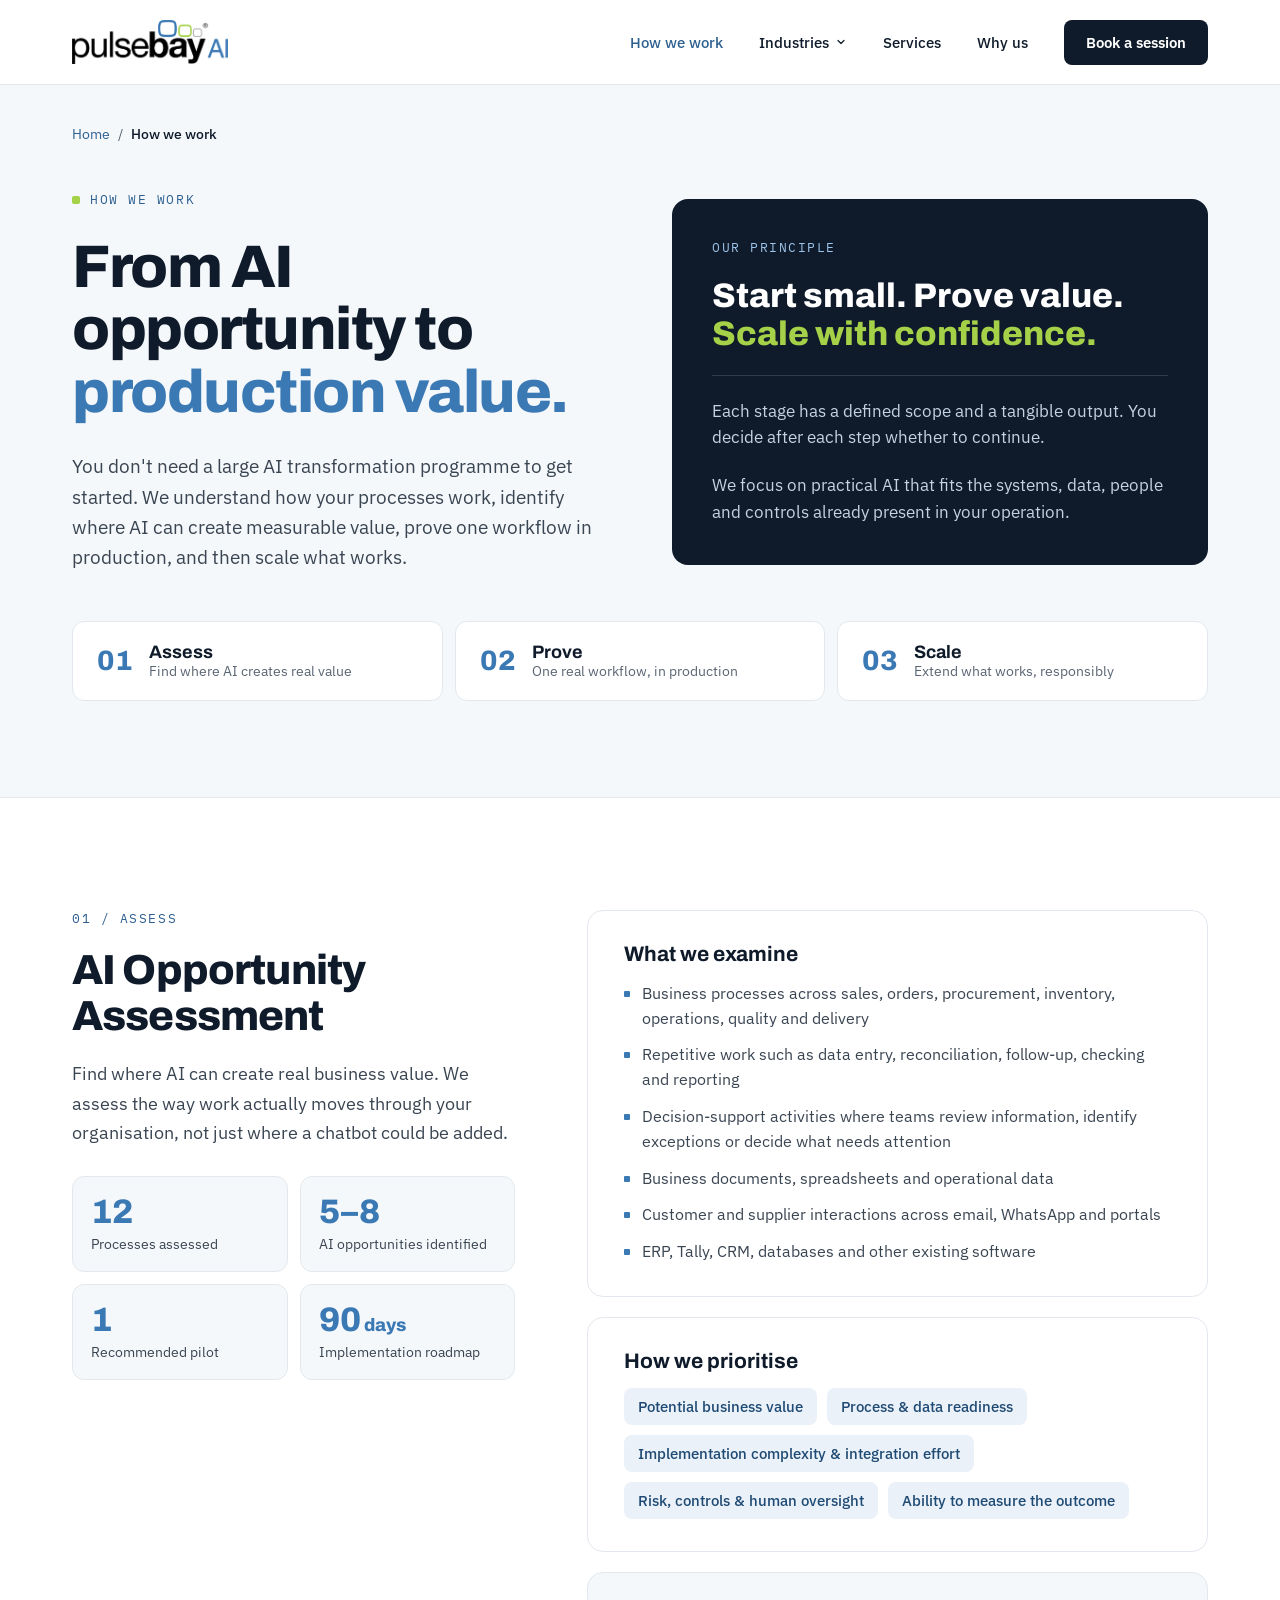
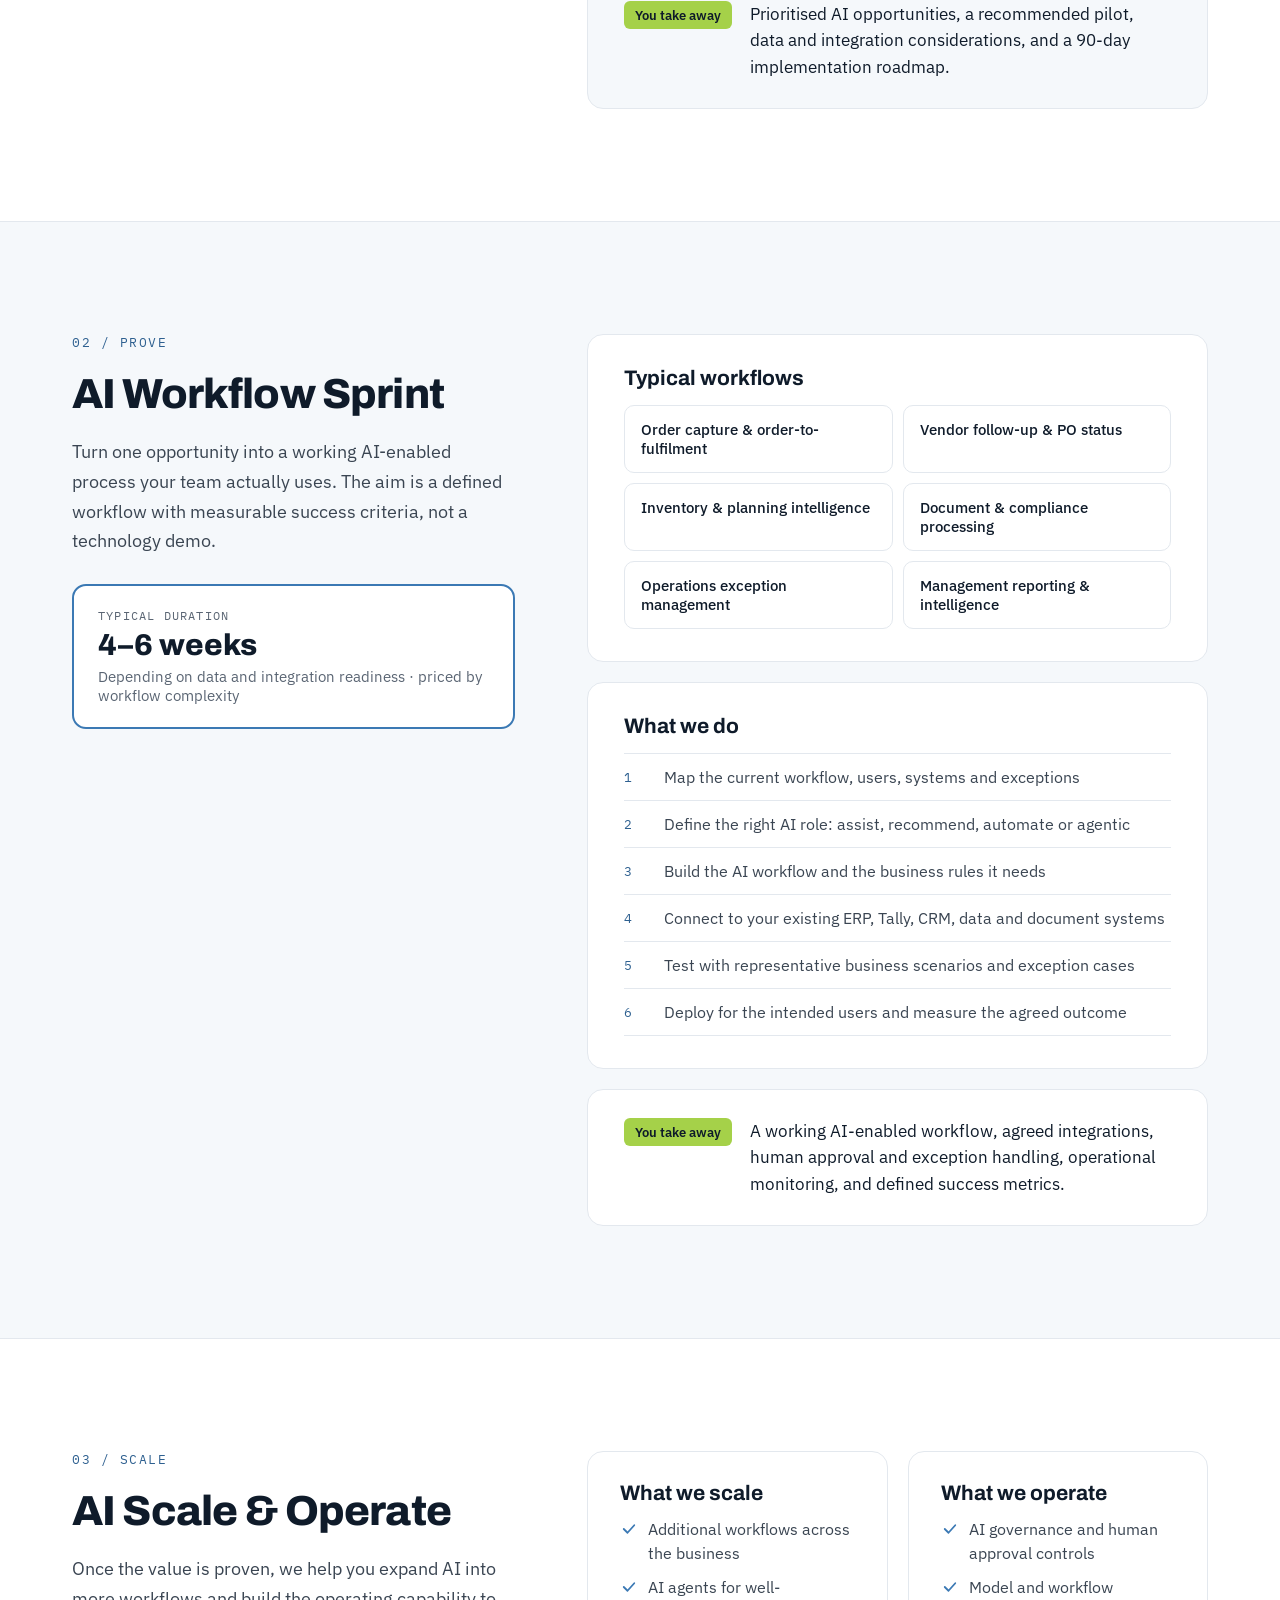
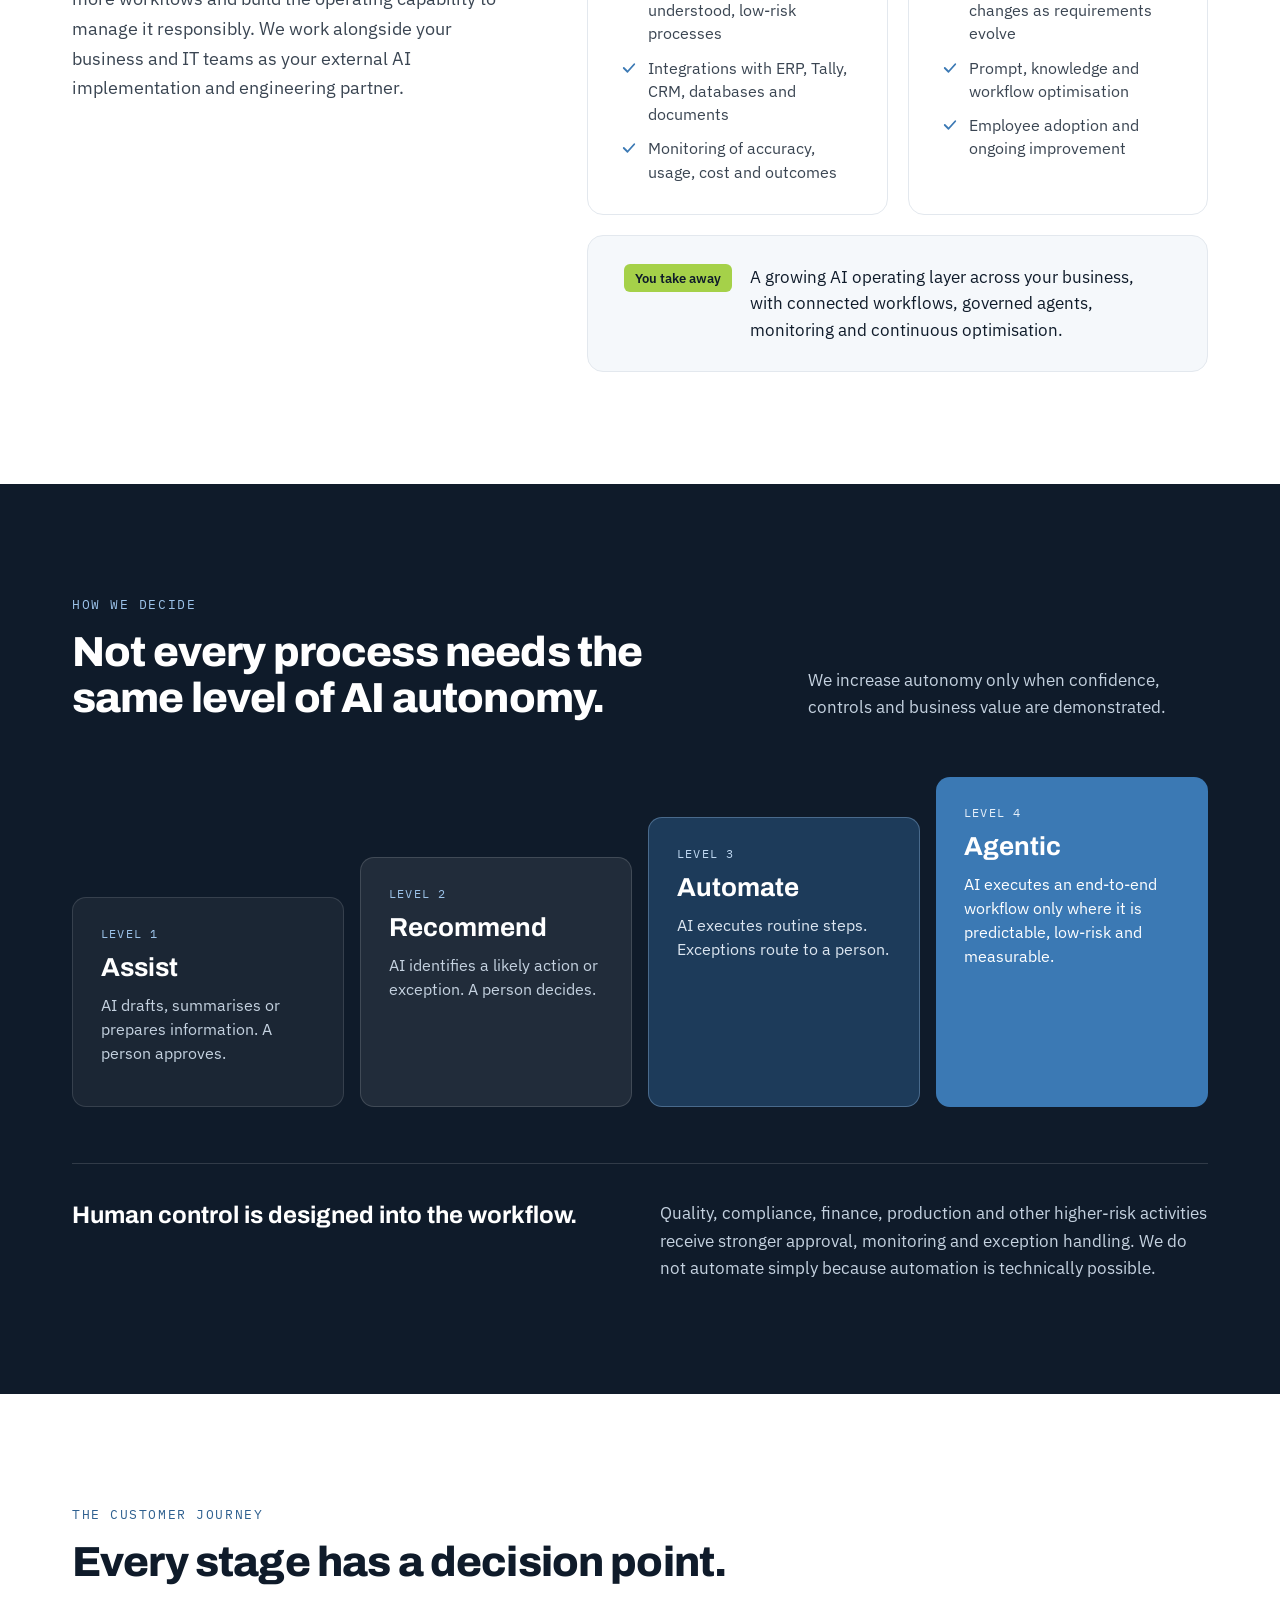
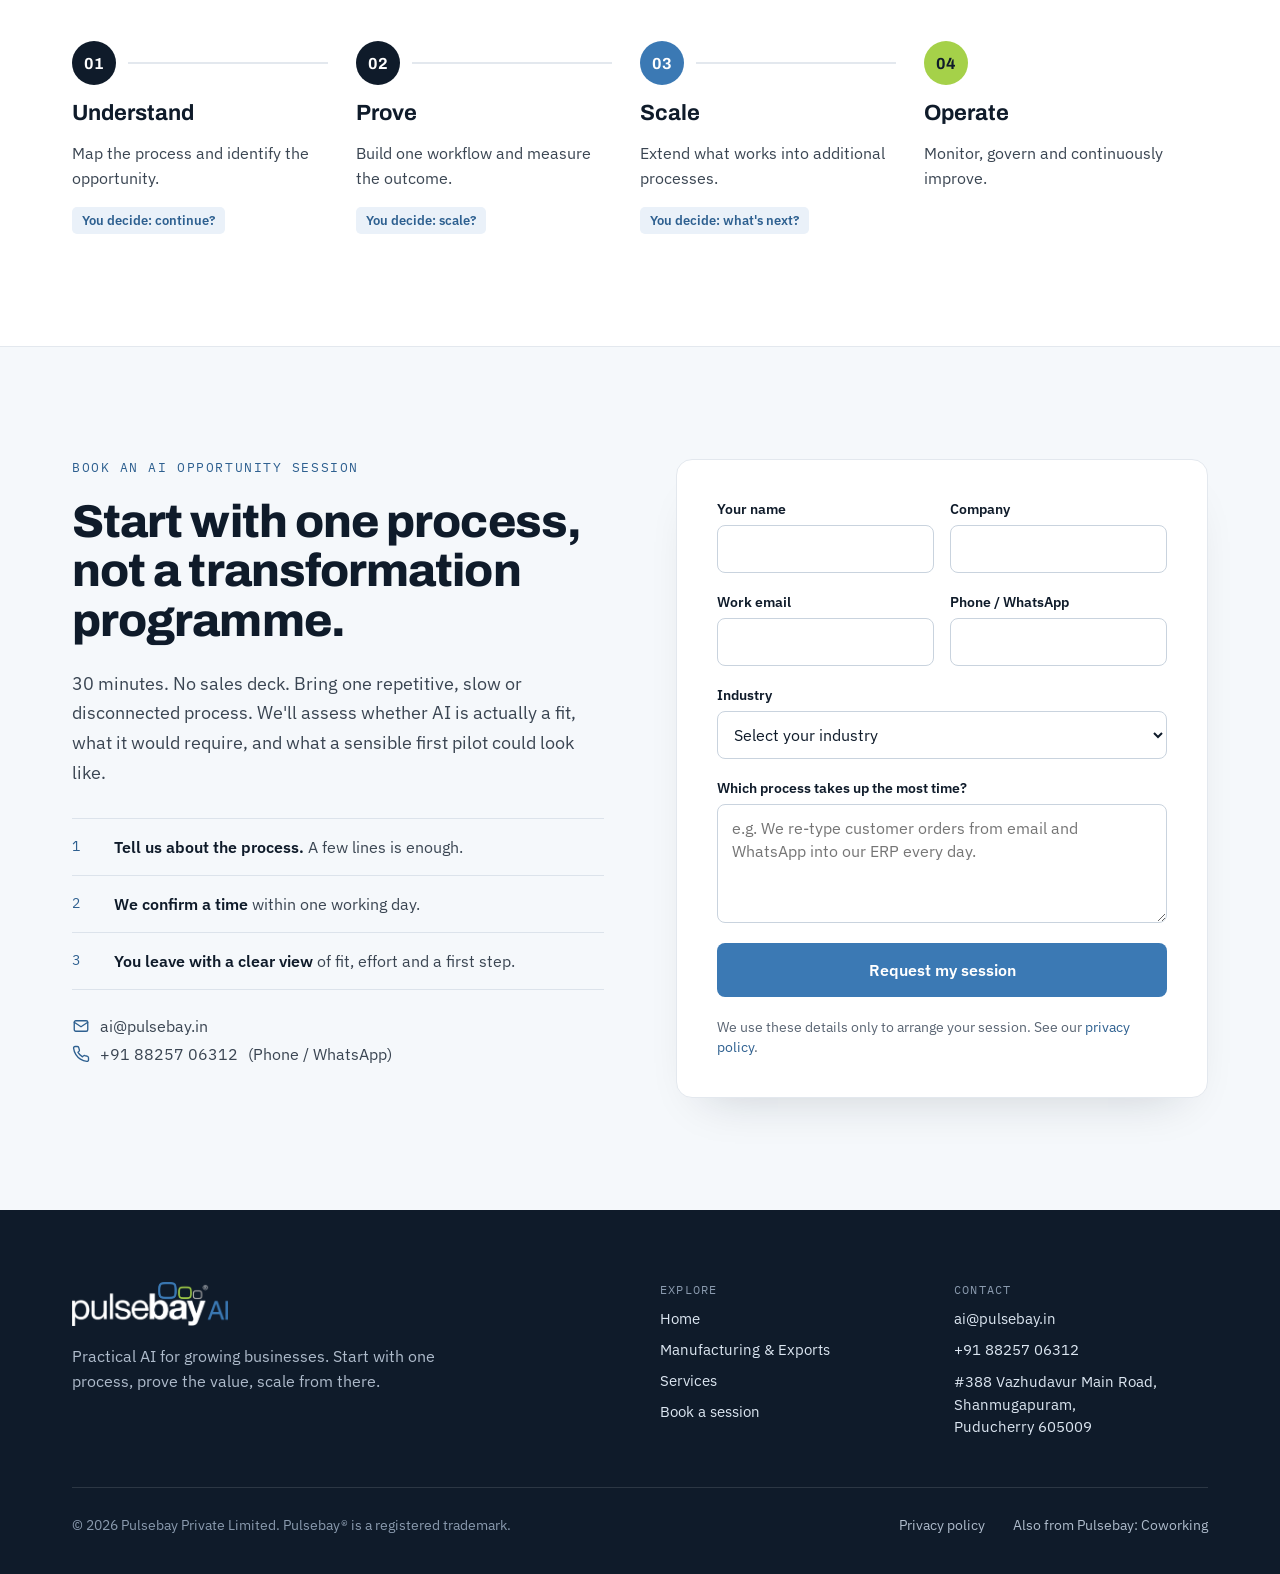
<file: how-we-work.html>
<!doctype html>
<html lang="en">
<head>
<meta charset="utf-8">
<meta name="viewport" content="width=device-width, initial-scale=1">
<title>How we work: Assess, Prove, Scale | Pulsebay AI</title>
<meta name="description" content="Three fixed-scope steps: an AI Opportunity Assessment, a 4–6 week AI Workflow Sprint into production, and ongoing Scale &amp; Operate. You decide after each one.">
<link rel="canonical" href="https://ai.pulsebay.in/how-we-work.html">
<meta property="og:type" content="website">
<meta property="og:site_name" content="Pulsebay AI">
<meta property="og:title" content="How we work: Assess, Prove, Scale | Pulsebay AI">
<meta property="og:description" content="Three fixed-scope steps: an AI Opportunity Assessment, a 4–6 week AI Workflow Sprint into production, and ongoing Scale &amp; Operate. You decide after each one.">
<meta property="og:url" content="https://ai.pulsebay.in/how-we-work.html">
<meta property="og:image" content="https://ai.pulsebay.in/assets/og-image.jpg">
<meta property="og:image:secure_url" content="https://ai.pulsebay.in/assets/og-image.jpg">
<meta property="og:image:type" content="image/jpeg">
<meta property="og:image:width" content="1200">
<meta property="og:image:height" content="630">
<meta property="og:image:alt" content="Pulsebay AI: Turn repetitive business work into AI-powered operations.">
<meta name="twitter:card" content="summary_large_image">
<meta name="theme-color" content="#0F1B2A">
<link rel="icon" type="image/png" href="assets/favicon.png">
<link rel="apple-touch-icon" href="assets/apple-touch-icon.png">
<link rel="preconnect" href="https://fonts.googleapis.com">
<link rel="preconnect" href="https://fonts.gstatic.com" crossorigin>
<link href="https://fonts.googleapis.com/css2?family=Archivo:wght@500;600;700;800&amp;family=IBM+Plex+Sans:wght@400;500;600&amp;family=IBM+Plex+Mono:wght@500&amp;display=swap" rel="stylesheet">
<link rel="stylesheet" href="assets/styles.css">
</head>
<body>
<div style="width: 100%; background: #ffffff; font-family: 'IBM Plex Sans', system-ui, sans-serif; color: #3A4552;">

<!-- HEADER -->
<header style="position: sticky; top: 0; z-index: 10; background: rgba(255,255,255,0.96); border-bottom: 1px solid #E3E8EE;">
<div style="max-width: 1200px; margin: 0 auto; padding: 0 32px; height: 84px; display: flex; align-items: center; justify-content: space-between; gap: 32px;">
<a href="index.html" aria-label="Pulsebay AI home" style="display: flex; align-items: center;"><img src="assets/logo-color.png" alt="Pulsebay AI" style="height: 44px; width: auto; display: block;"></a>
<button type="button" class="menu-btn" aria-controls="site-nav" aria-expanded="false" aria-label="Open menu"><svg width="20" height="20" viewBox="0 0 24 24" fill="none" stroke="currentColor" stroke-width="2" stroke-linecap="round" aria-hidden="true"><path d="M4 7h16M4 12h16M4 17h16"></path></svg></button>
<nav id="site-nav" class="site-nav" aria-label="Main" style="display: flex; align-items: center; gap: 36px; font-size: 15px; font-weight: 500;">
<a href="#top" style="color: #2E6090;">How we work</a>
<div class="dd"><a href="manufacturing-exports.html" style="color: #0F1B2A; display: flex; align-items: center; gap: 6px;">Industries<svg width="12" height="12" viewBox="0 0 24 24" fill="none" stroke="currentColor" stroke-width="2.4" stroke-linecap="round" stroke-linejoin="round" aria-hidden="true"><path d="M6 9l6 6 6-6"></path></svg></a><div class="dd-menu"><div class="dd-panel"><a href="manufacturing-exports.html">Manufacturing &amp; Exports</a><a href="index.html#book" class="dd-note">Another industry? Talk to us</a></div></div></div>
<a href="index.html#services" style="color: #0F1B2A;">Services</a>
<a href="index.html#team" style="color: #0F1B2A;">Why us</a>
<a href="#book" style="background: #0F1B2A; color: #ffffff; padding: 13px 22px; border-radius: 8px; font-weight: 600;">Book a session</a>
</nav>
</div>
</header>

<!-- HWW HERO -->
<section id="top" style="background: #F5F8FB; border-bottom: 1px solid #E3E8EE;">
<div style="max-width: 1200px; margin: 0 auto; padding: 40px 32px 96px; display: flex; flex-direction: column; gap: 48px;">
<nav aria-label="Breadcrumb" style="font-size: 14px; color: #5A6573; display: flex; gap: 8px; align-items: center;"><a href="index.html">Home</a><span aria-hidden="true">/</span><span style="color: #0F1B2A; font-weight: 500;">How we work</span></nav>
<div style="display: grid; grid-template-columns: repeat(2, minmax(0, 1fr)); gap: 64px; align-items: center;">
<div style="display: flex; flex-direction: column; gap: 28px;">
<div style="font-family: 'IBM Plex Mono', monospace; font-size: 13px; letter-spacing: 0.12em; color: #2E6090; display: flex; align-items: center; gap: 10px;"><span style="width: 8px; height: 8px; background: #A5D149; border-radius: 2px; display: inline-block;"></span>HOW WE WORK</div>
<h1 style="margin: 0; font-family: Archivo, sans-serif; font-weight: 800; font-size: 60px; line-height: 1.04; letter-spacing: -0.025em; color: #0F1B2A;">From AI opportunity to <span style="color: #3B79B4;">production value.</span></h1>
<p style="margin: 0; font-size: 19px; line-height: 1.6; max-width: 540px;">You don't need a large AI transformation programme to get started. We understand how your processes work, identify where AI can create measurable value, prove one workflow in production, and then scale what works.</p>
</div>
<div style="background: #0F1B2A; border-radius: 16px; padding: 40px; display: flex; flex-direction: column; gap: 22px;">
<div style="font-family: 'IBM Plex Mono', monospace; font-size: 12.5px; letter-spacing: 0.12em; color: #9CC3EA;">OUR PRINCIPLE</div>
<div style="font-family: Archivo, sans-serif; font-weight: 800; font-size: 34px; line-height: 1.12; color: #ffffff;">Start small. Prove value. <span style="color: #A5D149;">Scale with confidence.</span></div>
<div style="height: 1px; background: rgba(255,255,255,0.14);"></div>
<p style="margin: 0; font-size: 16.5px; line-height: 1.6; color: #C5D2E0;">Each stage has a defined scope and a tangible output. You decide after each step whether to continue.</p>
<p style="margin: 0; font-size: 16.5px; line-height: 1.6; color: #C5D2E0;">We focus on practical AI that fits the systems, data, people and controls already present in your operation.</p>
</div>
</div>
<div style="display: grid; grid-template-columns: repeat(3, minmax(0, 1fr)); gap: 12px;">
<a href="#assess" style="background: #ffffff; border: 1px solid #E3E8EE; border-radius: 12px; padding: 20px 24px; display: flex; align-items: center; gap: 16px; color: #0F1B2A;"><span style="font-family: Archivo, sans-serif; font-weight: 800; font-size: 28px; color: #3B79B4;">01</span><span><span style="display: block; font-family: Archivo, sans-serif; font-weight: 700; font-size: 18px;">Assess</span><span style="display: block; font-size: 14px; color: #5A6573;">Find where AI creates real value</span></span></a>
<a href="#prove" style="background: #ffffff; border: 1px solid #E3E8EE; border-radius: 12px; padding: 20px 24px; display: flex; align-items: center; gap: 16px; color: #0F1B2A;"><span style="font-family: Archivo, sans-serif; font-weight: 800; font-size: 28px; color: #3B79B4;">02</span><span><span style="display: block; font-family: Archivo, sans-serif; font-weight: 700; font-size: 18px;">Prove</span><span style="display: block; font-size: 14px; color: #5A6573;">One real workflow, in production</span></span></a>
<a href="#scale" style="background: #ffffff; border: 1px solid #E3E8EE; border-radius: 12px; padding: 20px 24px; display: flex; align-items: center; gap: 16px; color: #0F1B2A;"><span style="font-family: Archivo, sans-serif; font-weight: 800; font-size: 28px; color: #3B79B4;">03</span><span><span style="display: block; font-family: Archivo, sans-serif; font-weight: 700; font-size: 18px;">Scale</span><span style="display: block; font-size: 14px; color: #5A6573;">Extend what works, responsibly</span></span></a>
</div>
</div>
</section>

<!-- 01 ASSESS -->
<section id="assess" style="background: #ffffff;">
<div style="max-width: 1200px; margin: 0 auto; padding: 112px 32px; display: grid; grid-template-columns: 5fr 7fr; gap: 72px; align-items: start;">
<div style="display: flex; flex-direction: column; gap: 20px; position: sticky; top: 120px;">
<div style="font-family: 'IBM Plex Mono', monospace; font-size: 13px; letter-spacing: 0.12em; color: #2E6090;">01 / ASSESS</div>
<h2 style="margin: 0; font-family: Archivo, sans-serif; font-weight: 800; font-size: 42px; line-height: 1.1; letter-spacing: -0.02em; color: #0F1B2A;">AI Opportunity Assessment</h2>
<p style="margin: 0; font-size: 18px; line-height: 1.65;">Find where AI can create real business value. We assess the way work actually moves through your organisation, not just where a chatbot could be added.</p>
<div style="display: grid; grid-template-columns: repeat(2, minmax(0, 1fr)); gap: 12px; margin-top: 8px;">
<div style="background: #F5F8FB; border: 1px solid #E3E8EE; border-radius: 12px; padding: 18px;"><div style="font-family: Archivo, sans-serif; font-weight: 800; font-size: 34px; color: #3B79B4; line-height: 1;">12</div><div style="font-size: 14px; margin-top: 6px;">Processes assessed</div></div>
<div style="background: #F5F8FB; border: 1px solid #E3E8EE; border-radius: 12px; padding: 18px;"><div style="font-family: Archivo, sans-serif; font-weight: 800; font-size: 34px; color: #3B79B4; line-height: 1;">5–8</div><div style="font-size: 14px; margin-top: 6px;">AI opportunities identified</div></div>
<div style="background: #F5F8FB; border: 1px solid #E3E8EE; border-radius: 12px; padding: 18px;"><div style="font-family: Archivo, sans-serif; font-weight: 800; font-size: 34px; color: #3B79B4; line-height: 1;">1</div><div style="font-size: 14px; margin-top: 6px;">Recommended pilot</div></div>
<div style="background: #F5F8FB; border: 1px solid #E3E8EE; border-radius: 12px; padding: 18px;"><div style="font-family: Archivo, sans-serif; font-weight: 800; font-size: 34px; color: #3B79B4; line-height: 1;">90<span style="font-size: 18px;"> days</span></div><div style="font-size: 14px; margin-top: 6px;">Implementation roadmap</div></div>
</div>
<!-- <div style="font-size: 15px; color: #5A6573; display: flex; gap: 18px; flex-wrap: wrap;"><span><strong style="color: #0F1B2A;">From ₹1.5L</strong></span><span>1–2 weeks</span><span>Credited toward your Sprint</span></div> -->
</div>
<div style="display: flex; flex-direction: column; gap: 20px;">
<div style="border: 1px solid #E3E8EE; border-radius: 16px; padding: 32px 36px; display: flex; flex-direction: column; gap: 16px;">
<h3 style="margin: 0; font-family: Archivo, sans-serif; font-weight: 700; font-size: 21px; color: #0F1B2A;">What we examine</h3>
<div style="display: flex; flex-direction: column; gap: 12px; font-size: 16px; line-height: 1.55;">
<div style="display: flex; gap: 12px;"><span style="width: 6px; height: 6px; background: #3B79B4; border-radius: 1px; flex-shrink: 0; margin-top: 10px;"></span>Business processes across sales, orders, procurement, inventory, operations, quality and delivery</div>
<div style="display: flex; gap: 12px;"><span style="width: 6px; height: 6px; background: #3B79B4; border-radius: 1px; flex-shrink: 0; margin-top: 10px;"></span>Repetitive work such as data entry, reconciliation, follow-up, checking and reporting</div>
<div style="display: flex; gap: 12px;"><span style="width: 6px; height: 6px; background: #3B79B4; border-radius: 1px; flex-shrink: 0; margin-top: 10px;"></span>Decision-support activities where teams review information, identify exceptions or decide what needs attention</div>
<div style="display: flex; gap: 12px;"><span style="width: 6px; height: 6px; background: #3B79B4; border-radius: 1px; flex-shrink: 0; margin-top: 10px;"></span>Business documents, spreadsheets and operational data</div>
<div style="display: flex; gap: 12px;"><span style="width: 6px; height: 6px; background: #3B79B4; border-radius: 1px; flex-shrink: 0; margin-top: 10px;"></span>Customer and supplier interactions across email, WhatsApp and portals</div>
<div style="display: flex; gap: 12px;"><span style="width: 6px; height: 6px; background: #3B79B4; border-radius: 1px; flex-shrink: 0; margin-top: 10px;"></span>ERP, Tally, CRM, databases and other existing software</div>
</div>
</div>
<div style="border: 1px solid #E3E8EE; border-radius: 16px; padding: 32px 36px; display: flex; flex-direction: column; gap: 16px;">
<h3 style="margin: 0; font-family: Archivo, sans-serif; font-weight: 700; font-size: 21px; color: #0F1B2A;">How we prioritise</h3>
<div style="display: flex; flex-wrap: wrap; gap: 10px; font-size: 15px;">
<span style="background: #EAF1F9; color: #1F4A73; padding: 9px 14px; border-radius: 8px; font-weight: 500;">Potential business value</span>
<span style="background: #EAF1F9; color: #1F4A73; padding: 9px 14px; border-radius: 8px; font-weight: 500;">Process &amp; data readiness</span>
<span style="background: #EAF1F9; color: #1F4A73; padding: 9px 14px; border-radius: 8px; font-weight: 500;">Implementation complexity &amp; integration effort</span>
<span style="background: #EAF1F9; color: #1F4A73; padding: 9px 14px; border-radius: 8px; font-weight: 500;">Risk, controls &amp; human oversight</span>
<span style="background: #EAF1F9; color: #1F4A73; padding: 9px 14px; border-radius: 8px; font-weight: 500;">Ability to measure the outcome</span>
</div>
</div>
<div style="background: #F5F8FB; border: 1px solid #E3E8EE; border-radius: 16px; padding: 28px 36px; display: flex; gap: 18px; align-items: start;">
<span style="background: #A5D149; color: #0F1B2A; font-size: 12.5px; font-weight: 600; padding: 6px 11px; border-radius: 6px; white-space: nowrap;">You take away</span>
<p style="margin: 0; font-size: 16.5px; line-height: 1.6; color: #0F1B2A;">Prioritised AI opportunities, a recommended pilot, data and integration considerations, and a 90-day implementation roadmap.</p>
</div>
</div>
</div>
</section>

<!-- 02 PROVE -->
<section id="prove" style="background: #F5F8FB; border-top: 1px solid #E3E8EE; border-bottom: 1px solid #E3E8EE;">
<div style="max-width: 1200px; margin: 0 auto; padding: 112px 32px; display: grid; grid-template-columns: 5fr 7fr; gap: 72px; align-items: start;">
<div style="display: flex; flex-direction: column; gap: 20px; position: sticky; top: 120px;">
<div style="font-family: 'IBM Plex Mono', monospace; font-size: 13px; letter-spacing: 0.12em; color: #2E6090;">02 / PROVE</div>
<h2 style="margin: 0; font-family: Archivo, sans-serif; font-weight: 800; font-size: 42px; line-height: 1.1; letter-spacing: -0.02em; color: #0F1B2A;">AI Workflow Sprint</h2>
<p style="margin: 0; font-size: 18px; line-height: 1.65;">Turn one opportunity into a working AI-enabled process your team actually uses. The aim is a defined workflow with measurable success criteria, not a technology demo.</p>
<div style="background: #ffffff; border: 2px solid #3B79B4; border-radius: 14px; padding: 22px 24px; display: flex; flex-direction: column; gap: 6px; margin-top: 8px;">
<span style="font-family: 'IBM Plex Mono', monospace; font-size: 12px; letter-spacing: 0.1em; color: #5A6573;">TYPICAL DURATION</span>
<span style="font-family: Archivo, sans-serif; font-weight: 800; font-size: 30px; color: #0F1B2A;">4–6 weeks</span>
<span style="font-size: 14.5px; color: #5A6573;">Depending on data and integration readiness · priced by workflow complexity</span>
</div>
</div>
<div style="display: flex; flex-direction: column; gap: 20px;">
<div style="background: #ffffff; border: 1px solid #E3E8EE; border-radius: 16px; padding: 32px 36px; display: flex; flex-direction: column; gap: 16px;">
<h3 style="margin: 0; font-family: Archivo, sans-serif; font-weight: 700; font-size: 21px; color: #0F1B2A;">Typical workflows</h3>
<div style="display: grid; grid-template-columns: repeat(2, minmax(0, 1fr)); gap: 10px; font-size: 15px;">
<div style="border: 1px solid #E3E8EE; border-radius: 10px; padding: 14px 16px; color: #0F1B2A; font-weight: 500;">Order capture &amp; order-to-fulfilment</div>
<div style="border: 1px solid #E3E8EE; border-radius: 10px; padding: 14px 16px; color: #0F1B2A; font-weight: 500;">Vendor follow-up &amp; PO status</div>
<div style="border: 1px solid #E3E8EE; border-radius: 10px; padding: 14px 16px; color: #0F1B2A; font-weight: 500;">Inventory &amp; planning intelligence</div>
<div style="border: 1px solid #E3E8EE; border-radius: 10px; padding: 14px 16px; color: #0F1B2A; font-weight: 500;">Document &amp; compliance processing</div>
<div style="border: 1px solid #E3E8EE; border-radius: 10px; padding: 14px 16px; color: #0F1B2A; font-weight: 500;">Operations exception management</div>
<div style="border: 1px solid #E3E8EE; border-radius: 10px; padding: 14px 16px; color: #0F1B2A; font-weight: 500;">Management reporting &amp; intelligence</div>
</div>
</div>
<div style="background: #ffffff; border: 1px solid #E3E8EE; border-radius: 16px; padding: 32px 36px; display: flex; flex-direction: column; gap: 16px;">
<h3 style="margin: 0; font-family: Archivo, sans-serif; font-weight: 700; font-size: 21px; color: #0F1B2A;">What we do</h3>
<div style="display: flex; flex-direction: column;">
<div style="display: flex; gap: 18px; padding: 13px 0; border-top: 1px solid #E3E8EE; font-size: 16px;"><span style="font-family: 'IBM Plex Mono', monospace; font-size: 13px; color: #2E6090; width: 22px; padding-top: 2px;">1</span>Map the current workflow, users, systems and exceptions</div>
<div style="display: flex; gap: 18px; padding: 13px 0; border-top: 1px solid #E3E8EE; font-size: 16px;"><span style="font-family: 'IBM Plex Mono', monospace; font-size: 13px; color: #2E6090; width: 22px; padding-top: 2px;">2</span>Define the right AI role: assist, recommend, automate or agentic</div>
<div style="display: flex; gap: 18px; padding: 13px 0; border-top: 1px solid #E3E8EE; font-size: 16px;"><span style="font-family: 'IBM Plex Mono', monospace; font-size: 13px; color: #2E6090; width: 22px; padding-top: 2px;">3</span>Build the AI workflow and the business rules it needs</div>
<div style="display: flex; gap: 18px; padding: 13px 0; border-top: 1px solid #E3E8EE; font-size: 16px;"><span style="font-family: 'IBM Plex Mono', monospace; font-size: 13px; color: #2E6090; width: 22px; padding-top: 2px;">4</span>Connect to your existing ERP, Tally, CRM, data and document systems</div>
<div style="display: flex; gap: 18px; padding: 13px 0; border-top: 1px solid #E3E8EE; font-size: 16px;"><span style="font-family: 'IBM Plex Mono', monospace; font-size: 13px; color: #2E6090; width: 22px; padding-top: 2px;">5</span>Test with representative business scenarios and exception cases</div>
<div style="display: flex; gap: 18px; padding: 13px 0; border-top: 1px solid #E3E8EE; border-bottom: 1px solid #E3E8EE; font-size: 16px;"><span style="font-family: 'IBM Plex Mono', monospace; font-size: 13px; color: #2E6090; width: 22px; padding-top: 2px;">6</span>Deploy for the intended users and measure the agreed outcome</div>
</div>
</div>
<div style="background: #ffffff; border: 1px solid #E3E8EE; border-radius: 16px; padding: 28px 36px; display: flex; gap: 18px; align-items: start;">
<span style="background: #A5D149; color: #0F1B2A; font-size: 12.5px; font-weight: 600; padding: 6px 11px; border-radius: 6px; white-space: nowrap;">You take away</span>
<p style="margin: 0; font-size: 16.5px; line-height: 1.6; color: #0F1B2A;">A working AI-enabled workflow, agreed integrations, human approval and exception handling, operational monitoring, and defined success metrics.</p>
</div>
</div>
</div>
</section>

<!-- 03 SCALE -->
<section id="scale" style="background: #ffffff;">
<div style="max-width: 1200px; margin: 0 auto; padding: 112px 32px; display: grid; grid-template-columns: 5fr 7fr; gap: 72px; align-items: start;">
<div style="display: flex; flex-direction: column; gap: 20px; position: sticky; top: 120px;">
<div style="font-family: 'IBM Plex Mono', monospace; font-size: 13px; letter-spacing: 0.12em; color: #2E6090;">03 / SCALE</div>
<h2 style="margin: 0; font-family: Archivo, sans-serif; font-weight: 800; font-size: 42px; line-height: 1.1; letter-spacing: -0.02em; color: #0F1B2A;">AI Scale &amp; Operate</h2>
<p style="margin: 0; font-size: 18px; line-height: 1.65;">Once the value is proven, we help you expand AI into more workflows and build the operating capability to manage it responsibly. We work alongside your business and IT teams as your external AI implementation and engineering partner.</p>
<!-- <div style="font-size: 15px; color: #5A6573; display: flex; gap: 18px; flex-wrap: wrap;"><span><strong style="color: #0F1B2A;">From ₹1.5L/month</strong></span><span>Ongoing · scoped monthly retainer</span></div> -->
</div>
<div style="display: flex; flex-direction: column; gap: 20px;">
<div style="display: grid; grid-template-columns: repeat(2, minmax(0, 1fr)); gap: 20px;">
<div style="border: 1px solid #E3E8EE; border-radius: 16px; padding: 30px 32px; display: flex; flex-direction: column; gap: 14px;">
<h3 style="margin: 0; font-family: Archivo, sans-serif; font-weight: 700; font-size: 21px; color: #0F1B2A;">What we scale</h3>
<div style="display: flex; flex-direction: column; gap: 11px; font-size: 15.5px; line-height: 1.5;">
<div style="display: flex; gap: 10px;"><svg width="18" height="18" viewBox="0 0 24 24" fill="none" stroke="#3B79B4" stroke-width="2.4" stroke-linecap="round" stroke-linejoin="round" aria-hidden="true" style="flex-shrink: 0; margin-top: 2px;"><path d="M5 12l5 5 9-10"></path></svg>Additional workflows across the business</div>
<div style="display: flex; gap: 10px;"><svg width="18" height="18" viewBox="0 0 24 24" fill="none" stroke="#3B79B4" stroke-width="2.4" stroke-linecap="round" stroke-linejoin="round" aria-hidden="true" style="flex-shrink: 0; margin-top: 2px;"><path d="M5 12l5 5 9-10"></path></svg>AI agents for well-understood, low-risk processes</div>
<div style="display: flex; gap: 10px;"><svg width="18" height="18" viewBox="0 0 24 24" fill="none" stroke="#3B79B4" stroke-width="2.4" stroke-linecap="round" stroke-linejoin="round" aria-hidden="true" style="flex-shrink: 0; margin-top: 2px;"><path d="M5 12l5 5 9-10"></path></svg>Integrations with ERP, Tally, CRM, databases and documents</div>
<div style="display: flex; gap: 10px;"><svg width="18" height="18" viewBox="0 0 24 24" fill="none" stroke="#3B79B4" stroke-width="2.4" stroke-linecap="round" stroke-linejoin="round" aria-hidden="true" style="flex-shrink: 0; margin-top: 2px;"><path d="M5 12l5 5 9-10"></path></svg>Monitoring of accuracy, usage, cost and outcomes</div>
</div>
</div>
<div style="border: 1px solid #E3E8EE; border-radius: 16px; padding: 30px 32px; display: flex; flex-direction: column; gap: 14px;">
<h3 style="margin: 0; font-family: Archivo, sans-serif; font-weight: 700; font-size: 21px; color: #0F1B2A;">What we operate</h3>
<div style="display: flex; flex-direction: column; gap: 11px; font-size: 15.5px; line-height: 1.5;">
<div style="display: flex; gap: 10px;"><svg width="18" height="18" viewBox="0 0 24 24" fill="none" stroke="#3B79B4" stroke-width="2.4" stroke-linecap="round" stroke-linejoin="round" aria-hidden="true" style="flex-shrink: 0; margin-top: 2px;"><path d="M5 12l5 5 9-10"></path></svg>AI governance and human approval controls</div>
<div style="display: flex; gap: 10px;"><svg width="18" height="18" viewBox="0 0 24 24" fill="none" stroke="#3B79B4" stroke-width="2.4" stroke-linecap="round" stroke-linejoin="round" aria-hidden="true" style="flex-shrink: 0; margin-top: 2px;"><path d="M5 12l5 5 9-10"></path></svg>Model and workflow changes as requirements evolve</div>
<div style="display: flex; gap: 10px;"><svg width="18" height="18" viewBox="0 0 24 24" fill="none" stroke="#3B79B4" stroke-width="2.4" stroke-linecap="round" stroke-linejoin="round" aria-hidden="true" style="flex-shrink: 0; margin-top: 2px;"><path d="M5 12l5 5 9-10"></path></svg>Prompt, knowledge and workflow optimisation</div>
<div style="display: flex; gap: 10px;"><svg width="18" height="18" viewBox="0 0 24 24" fill="none" stroke="#3B79B4" stroke-width="2.4" stroke-linecap="round" stroke-linejoin="round" aria-hidden="true" style="flex-shrink: 0; margin-top: 2px;"><path d="M5 12l5 5 9-10"></path></svg>Employee adoption and ongoing improvement</div>
</div>
</div>
</div>
<div style="background: #F5F8FB; border: 1px solid #E3E8EE; border-radius: 16px; padding: 28px 36px; display: flex; gap: 18px; align-items: start;">
<span style="background: #A5D149; color: #0F1B2A; font-size: 12.5px; font-weight: 600; padding: 6px 11px; border-radius: 6px; white-space: nowrap;">You take away</span>
<p style="margin: 0; font-size: 16.5px; line-height: 1.6; color: #0F1B2A;">A growing AI operating layer across your business, with connected workflows, governed agents, monitoring and continuous optimisation.</p>
</div>
</div>
</div>
</section>

<!-- AUTONOMY FULL -->
<section style="background: #0F1B2A;">
<div style="max-width: 1200px; margin: 0 auto; padding: 112px 32px; display: flex; flex-direction: column; gap: 56px;">
<div style="display: flex; justify-content: space-between; align-items: end; gap: 48px;">
<div style="display: flex; flex-direction: column; gap: 16px; max-width: 640px;">
<div style="font-family: 'IBM Plex Mono', monospace; font-size: 13px; letter-spacing: 0.12em; color: #9CC3EA;">HOW WE DECIDE</div>
<h2 style="margin: 0; font-family: Archivo, sans-serif; font-weight: 800; font-size: 42px; line-height: 1.1; letter-spacing: -0.02em; color: #ffffff;">Not every process needs the same level of AI autonomy.</h2>
</div>
<p style="margin: 0; font-size: 17px; line-height: 1.6; color: #C5D2E0; max-width: 400px;">We increase autonomy only when confidence, controls and business value are demonstrated.</p>
</div>
<div style="display: grid; grid-template-columns: repeat(4, minmax(0, 1fr)); gap: 16px; align-items: end;">
<div style="background: rgba(255,255,255,0.05); border: 1px solid rgba(255,255,255,0.12); border-radius: 14px; padding: 28px; min-height: 210px; display: flex; flex-direction: column; gap: 12px;"><div style="font-family: 'IBM Plex Mono', monospace; font-size: 12px; letter-spacing: 0.1em; color: #9CC3EA;">LEVEL 1</div><div style="font-family: Archivo, sans-serif; font-weight: 700; font-size: 26px; color: #ffffff;">Assist</div><p style="margin: 0; font-size: 15.5px; line-height: 1.55; color: #C5D2E0;">AI drafts, summarises or prepares information. A person approves.</p></div>
<div style="background: rgba(255,255,255,0.08); border: 1px solid rgba(255,255,255,0.14); border-radius: 14px; padding: 28px; min-height: 250px; display: flex; flex-direction: column; gap: 12px;"><div style="font-family: 'IBM Plex Mono', monospace; font-size: 12px; letter-spacing: 0.1em; color: #9CC3EA;">LEVEL 2</div><div style="font-family: Archivo, sans-serif; font-weight: 700; font-size: 26px; color: #ffffff;">Recommend</div><p style="margin: 0; font-size: 15.5px; line-height: 1.55; color: #C5D2E0;">AI identifies a likely action or exception. A person decides.</p></div>
<div style="background: rgba(59,121,180,0.35); border: 1px solid rgba(156,195,234,0.35); border-radius: 14px; padding: 28px; min-height: 290px; display: flex; flex-direction: column; gap: 12px;"><div style="font-family: 'IBM Plex Mono', monospace; font-size: 12px; letter-spacing: 0.1em; color: #BFD8F1;">LEVEL 3</div><div style="font-family: Archivo, sans-serif; font-weight: 700; font-size: 26px; color: #ffffff;">Automate</div><p style="margin: 0; font-size: 15.5px; line-height: 1.55; color: #DCE6F1;">AI executes routine steps. Exceptions route to a person.</p></div>
<div style="background: #3B79B4; border-radius: 14px; padding: 28px; min-height: 330px; display: flex; flex-direction: column; gap: 12px;"><div style="font-family: 'IBM Plex Mono', monospace; font-size: 12px; letter-spacing: 0.1em; color: #E6F0FA;">LEVEL 4</div><div style="font-family: Archivo, sans-serif; font-weight: 700; font-size: 26px; color: #ffffff;">Agentic</div><p style="margin: 0; font-size: 15.5px; line-height: 1.55; color: #ffffff;">AI executes an end-to-end workflow only where it is predictable, low-risk and measurable.</p></div>
</div>
<div style="display: grid; grid-template-columns: repeat(2, minmax(0, 1fr)); gap: 40px; border-top: 1px solid rgba(255,255,255,0.14); padding-top: 36px;">
<div style="font-family: Archivo, sans-serif; font-weight: 700; font-size: 24px; line-height: 1.3; color: #ffffff;">Human control is designed into the workflow.</div>
<p style="margin: 0; font-size: 16.5px; line-height: 1.65; color: #C5D2E0;">Quality, compliance, finance, production and other higher-risk activities receive stronger approval, monitoring and exception handling. We do not automate simply because automation is technically possible.</p>
</div>
</div>
</section>

<!-- JOURNEY -->
<section style="background: #ffffff;">
<div style="max-width: 1200px; margin: 0 auto; padding: 112px 32px; display: flex; flex-direction: column; gap: 56px;">
<div style="display: flex; flex-direction: column; gap: 16px; max-width: 720px;">
<div style="font-family: 'IBM Plex Mono', monospace; font-size: 13px; letter-spacing: 0.12em; color: #2E6090;">THE CUSTOMER JOURNEY</div>
<h2 style="margin: 0; font-family: Archivo, sans-serif; font-weight: 800; font-size: 42px; line-height: 1.1; letter-spacing: -0.02em; color: #0F1B2A;">Every stage has a decision point.</h2>
</div>
<div style="display: grid; grid-template-columns: repeat(4, minmax(0, 1fr)); gap: 0; position: relative;">
<div style="display: flex; flex-direction: column; gap: 16px; padding-right: 28px;">
<div style="display: flex; align-items: center; gap: 12px;"><span style="width: 44px; height: 44px; border-radius: 50%; background: #0F1B2A; color: #ffffff; font-family: Archivo, sans-serif; font-weight: 700; font-size: 16px; display: flex; align-items: center; justify-content: center; flex-shrink: 0;">01</span><span style="flex-grow: 1; height: 2px; background: #E3E8EE;"></span></div>
<div style="font-family: Archivo, sans-serif; font-weight: 700; font-size: 22px; color: #0F1B2A;">Understand</div>
<p style="margin: 0; font-size: 16px; line-height: 1.55;">Map the process and identify the opportunity.</p>
<span style="align-self: flex-start; font-size: 13px; font-weight: 600; color: #2E6090; background: #EAF1F9; padding: 5px 10px; border-radius: 5px;">You decide: continue?</span>
</div>
<div style="display: flex; flex-direction: column; gap: 16px; padding-right: 28px;">
<div style="display: flex; align-items: center; gap: 12px;"><span style="width: 44px; height: 44px; border-radius: 50%; background: #0F1B2A; color: #ffffff; font-family: Archivo, sans-serif; font-weight: 700; font-size: 16px; display: flex; align-items: center; justify-content: center; flex-shrink: 0;">02</span><span style="flex-grow: 1; height: 2px; background: #E3E8EE;"></span></div>
<div style="font-family: Archivo, sans-serif; font-weight: 700; font-size: 22px; color: #0F1B2A;">Prove</div>
<p style="margin: 0; font-size: 16px; line-height: 1.55;">Build one workflow and measure the outcome.</p>
<span style="align-self: flex-start; font-size: 13px; font-weight: 600; color: #2E6090; background: #EAF1F9; padding: 5px 10px; border-radius: 5px;">You decide: scale?</span>
</div>
<div style="display: flex; flex-direction: column; gap: 16px; padding-right: 28px;">
<div style="display: flex; align-items: center; gap: 12px;"><span style="width: 44px; height: 44px; border-radius: 50%; background: #3B79B4; color: #ffffff; font-family: Archivo, sans-serif; font-weight: 700; font-size: 16px; display: flex; align-items: center; justify-content: center; flex-shrink: 0;">03</span><span style="flex-grow: 1; height: 2px; background: #E3E8EE;"></span></div>
<div style="font-family: Archivo, sans-serif; font-weight: 700; font-size: 22px; color: #0F1B2A;">Scale</div>
<p style="margin: 0; font-size: 16px; line-height: 1.55;">Extend what works into additional processes.</p>
<span style="align-self: flex-start; font-size: 13px; font-weight: 600; color: #2E6090; background: #EAF1F9; padding: 5px 10px; border-radius: 5px;">You decide: what's next?</span>
</div>
<div style="display: flex; flex-direction: column; gap: 16px;">
<div style="display: flex; align-items: center; gap: 12px;"><span style="width: 44px; height: 44px; border-radius: 50%; background: #A5D149; color: #0F1B2A; font-family: Archivo, sans-serif; font-weight: 700; font-size: 16px; display: flex; align-items: center; justify-content: center; flex-shrink: 0;">04</span></div>
<div style="font-family: Archivo, sans-serif; font-weight: 700; font-size: 22px; color: #0F1B2A;">Operate</div>
<p style="margin: 0; font-size: 16px; line-height: 1.55;">Monitor, govern and continuously improve.</p>
</div>
</div>
</div>
</section>

<!-- BOOK -->
<section id="book" style="background: #F5F8FB; border-top: 1px solid #E3E8EE;">
<div style="max-width: 1200px; margin: 0 auto; padding: 112px 32px; display: grid; grid-template-columns: repeat(2, minmax(0, 1fr)); gap: 72px; align-items: start;">
<div style="display: flex; flex-direction: column; gap: 22px;">
<div style="font-family: 'IBM Plex Mono', monospace; font-size: 13px; letter-spacing: 0.12em; color: #2E6090;">BOOK AN AI OPPORTUNITY SESSION</div>
<h2 style="margin: 0; font-family: Archivo, sans-serif; font-weight: 800; font-size: 46px; line-height: 1.08; letter-spacing: -0.02em; color: #0F1B2A;">Start with one process, not a transformation programme.</h2>
<p style="margin: 0; font-size: 18px; line-height: 1.65;">30 minutes. No sales deck. Bring one repetitive, slow or disconnected process. We'll assess whether AI is actually a fit, what it would require, and what a sensible first pilot could look like.</p>
<div style="display: flex; flex-direction: column; gap: 0; margin-top: 8px;">
<div style="display: flex; gap: 18px; padding: 18px 0; border-top: 1px solid #DCE3EB;"><span style="font-family: 'IBM Plex Mono', monospace; font-size: 14px; color: #2E6090; width: 24px;">1</span><div style="font-size: 16px;"><strong style="color: #0F1B2A; font-weight: 600;">Tell us about the process.</strong> A few lines is enough.</div></div>
<div style="display: flex; gap: 18px; padding: 18px 0; border-top: 1px solid #DCE3EB;"><span style="font-family: 'IBM Plex Mono', monospace; font-size: 14px; color: #2E6090; width: 24px;">2</span><div style="font-size: 16px;"><strong style="color: #0F1B2A; font-weight: 600;">We confirm a time</strong> within one working day.</div></div>
<div style="display: flex; gap: 18px; padding: 18px 0; border-top: 1px solid #DCE3EB; border-bottom: 1px solid #DCE3EB;"><span style="font-family: 'IBM Plex Mono', monospace; font-size: 14px; color: #2E6090; width: 24px;">3</span><div style="font-size: 16px;"><strong style="color: #0F1B2A; font-weight: 600;">You leave with a clear view</strong> of fit, effort and a first step.</div></div>
</div>
<div style="display: flex; flex-direction: column; gap: 8px; font-size: 15.5px; margin-top: 4px;">
<div style="display: flex; align-items: center; gap: 10px;"><svg width="18" height="18" viewBox="0 0 24 24" fill="none" stroke="#2E6090" stroke-width="1.8" stroke-linecap="round" stroke-linejoin="round" aria-hidden="true"><rect x="3" y="5" width="18" height="14" rx="2"></rect><path d="M3 7l9 6 9-6"></path></svg><a href="mailto:ai@pulsebay.in" style="color: inherit;">ai@pulsebay.in</a></div>
<div style="display: flex; align-items: center; gap: 10px;"><svg width="18" height="18" viewBox="0 0 24 24" fill="none" stroke="#2E6090" stroke-width="1.8" stroke-linecap="round" stroke-linejoin="round" aria-hidden="true"><path d="M22 16.9v3a2 2 0 0 1-2.2 2 19.8 19.8 0 0 1-8.6-3.1 19.5 19.5 0 0 1-6-6A19.8 19.8 0 0 1 2.1 4.2 2 2 0 0 1 4.1 2h3a2 2 0 0 1 2 1.7c.1.9.4 1.8.7 2.7a2 2 0 0 1-.5 2.1L8 9.8a16 16 0 0 0 6 6l1.3-1.3a2 2 0 0 1 2.1-.4c.9.3 1.8.6 2.7.7a2 2 0 0 1 1.7 2z"></path></svg><a href="tel:+918825706312" style="color: inherit;">+91 88257 06312</a> (Phone / WhatsApp)</div>
</div>
</div>

<div style="background: #ffffff; border: 1px solid #E3E8EE; border-radius: 16px; padding: 40px; box-shadow: 0 24px 48px -28px rgba(15,27,42,0.2);">
<div data-state="form">
<form id="lead-form" style="display: flex; flex-direction: column; gap: 20px;">
<input type="hidden" name="cta" value="None (scrolled to form)">
<input type="hidden" name="page" value="How we work">
<div class="hp" aria-hidden="true"><label>Website <input type="text" name="website" tabindex="-1" autocomplete="off"></label></div>
<div style="display: grid; grid-template-columns: repeat(2, minmax(0, 1fr)); gap: 16px;">
<div style="display: flex; flex-direction: column; gap: 7px;"><label for="f-name" style="font-size: 14px; font-weight: 600; color: #0F1B2A;">Your name</label><input id="f-name" name="name" type="text" autocomplete="name" required style="height: 48px; border: 1px solid #C9D3DE; border-radius: 8px; padding: 0 14px; font-size: 15.5px; color: #0F1B2A; background: #ffffff; width: 100%;"></div>
<div style="display: flex; flex-direction: column; gap: 7px;"><label for="f-company" style="font-size: 14px; font-weight: 600; color: #0F1B2A;">Company</label><input id="f-company" name="company" type="text" autocomplete="organization" required style="height: 48px; border: 1px solid #C9D3DE; border-radius: 8px; padding: 0 14px; font-size: 15.5px; color: #0F1B2A; background: #ffffff; width: 100%;"></div>
</div>
<div style="display: grid; grid-template-columns: repeat(2, minmax(0, 1fr)); gap: 16px;">
<div style="display: flex; flex-direction: column; gap: 7px;"><label for="f-email" style="font-size: 14px; font-weight: 600; color: #0F1B2A;">Work email</label><input id="f-email" name="email" type="email" autocomplete="email" required style="height: 48px; border: 1px solid #C9D3DE; border-radius: 8px; padding: 0 14px; font-size: 15.5px; color: #0F1B2A; background: #ffffff; width: 100%;"></div>
<div style="display: flex; flex-direction: column; gap: 7px;"><label for="f-phone" style="font-size: 14px; font-weight: 600; color: #0F1B2A;">Phone / WhatsApp</label><input id="f-phone" name="phone" type="tel" autocomplete="tel" required style="height: 48px; border: 1px solid #C9D3DE; border-radius: 8px; padding: 0 14px; font-size: 15.5px; color: #0F1B2A; background: #ffffff; width: 100%;"></div>
</div>
<div style="display: flex; flex-direction: column; gap: 7px;"><label for="f-industry" style="font-size: 14px; font-weight: 600; color: #0F1B2A;">Industry</label>
<select id="f-industry" name="industry" required style="height: 48px; border: 1px solid #C9D3DE; border-radius: 8px; padding: 0 12px; font-size: 15.5px; color: #0F1B2A; background: #ffffff; width: 100%;"><option value="" selected disabled>Select your industry</option><option>Manufacturing &amp; Exports</option><option>Trading &amp; Distribution</option><option>Pharma &amp; Healthcare</option><option>Services</option><option>Other</option></select></div>
<div style="display: flex; flex-direction: column; gap: 7px;"><label for="f-process" style="font-size: 14px; font-weight: 600; color: #0F1B2A;">Which process takes up the most time?</label><textarea id="f-process" name="process" rows="4" placeholder="e.g. We re-type customer orders from email and WhatsApp into our ERP every day." style="border: 1px solid #C9D3DE; border-radius: 8px; padding: 12px 14px; font-size: 15.5px; line-height: 1.5; color: #0F1B2A; resize: vertical; background: #ffffff; width: 100%;"></textarea></div>
<p class="form-error" role="alert" hidden>Your request couldn't be sent. Check your connection and try again, or email us at <a href="mailto:ai@pulsebay.in">ai@pulsebay.in</a>.</p>
<button type="submit" style="height: 54px; border: none; border-radius: 8px; background: #3B79B4; color: #ffffff; font-size: 16px; font-weight: 600; cursor: pointer;">Request my session</button>
<p style="margin: 0; font-size: 13.5px; color: #5A6573; line-height: 1.5;">We use these details only to arrange your session. See our <a href="privacy-policy.html">privacy policy</a>.</p>
</form>
</div>
<div data-state="sent" hidden role="status">
<div style="display: flex; flex-direction: column; gap: 16px; align-items: flex-start; padding: 40px 0;">
<div style="width: 56px; height: 56px; border-radius: 50%; background: #A5D149; display: flex; align-items: center; justify-content: center;"><svg width="28" height="28" viewBox="0 0 24 24" fill="none" stroke="#0F1B2A" stroke-width="2.4" stroke-linecap="round" stroke-linejoin="round" aria-hidden="true"><path d="M5 12l5 5 9-10"></path></svg></div>
<div style="font-family: Archivo, sans-serif; font-weight: 800; font-size: 28px; color: #0F1B2A;">Thanks! Request received.</div>
<p style="margin: 0; font-size: 17px; line-height: 1.6;">We'll get back to you within one working day to confirm a time for your 30-minute session.</p>
<button type="button" data-action="again" style="margin-top: 8px; height: 46px; padding: 0 20px; border: 1.5px solid #C9D3DE; border-radius: 8px; background: #ffffff; color: #0F1B2A; font-size: 15px; font-weight: 600; cursor: pointer;">Send another request</button>
</div>
</div>
</div>
</div>
</section>

<!-- FOOTER -->
<footer style="background: #0F1B2A;">
<div style="max-width: 1200px; margin: 0 auto; padding: 72px 32px 40px; display: flex; flex-direction: column; gap: 48px;">
<div style="display: grid; grid-template-columns: repeat(4, minmax(0, 1fr)); gap: 40px;">
<div style="grid-column: span 2; display: flex; flex-direction: column; gap: 18px;">
<img src="assets/logo-reverse.png" alt="Pulsebay AI" style="height: 44px; width: auto; align-self: flex-start;">
<p style="margin: 0; font-size: 15.5px; line-height: 1.6; color: #AEBBCB; max-width: 380px;">Practical AI for growing businesses. Start with one process, prove the value, scale from there.</p>
</div>
<div style="display: flex; flex-direction: column; gap: 12px; font-size: 15px;">
<div style="font-family: 'IBM Plex Mono', monospace; font-size: 12px; letter-spacing: 0.1em; color: #8A9AAE;">EXPLORE</div>
<a href="index.html" style="color: #DCE6F1;">Home</a>
<a href="manufacturing-exports.html" style="color: #DCE6F1;">Manufacturing &amp; Exports</a>
<a href="index.html#services" style="color: #DCE6F1;">Services</a>
<a href="#book" style="color: #DCE6F1;">Book a session</a>
</div>
<div style="display: flex; flex-direction: column; gap: 12px; font-size: 15px;">
<div style="font-family: 'IBM Plex Mono', monospace; font-size: 12px; letter-spacing: 0.1em; color: #8A9AAE;">CONTACT</div>
<span style="color: #DCE6F1;"><a href="mailto:ai@pulsebay.in" style="color: inherit;">ai@pulsebay.in</a></span>
<span style="color: #DCE6F1;"><a href="tel:+918825706312" style="color: inherit;">+91 88257 06312</a></span>
<span style="color: #DCE6F1; line-height: 1.5;">#388 Vazhudavur Main Road,<br>Shanmugapuram,<br>Puducherry 605009</span>
</div>
</div>
<div style="display: flex; justify-content: space-between; align-items: center; gap: 24px; padding-top: 28px; border-top: 1px solid rgba(255,255,255,0.12); font-size: 14px; color: #8A9AAE;">
<span>© 2026 Pulsebay Private Limited. Pulsebay® is a registered trademark.</span>
<div style="display: flex; gap: 28px;"><a href="privacy-policy.html" style="color: #AEBBCB;">Privacy policy</a><a href="https://pulsebay.in" style="color: #AEBBCB;">Also from Pulsebay: Coworking</a></div>
</div>
</div>
</footer>

</div>
<script src="assets/site.js" defer></script>
</body>
</html>
</file>
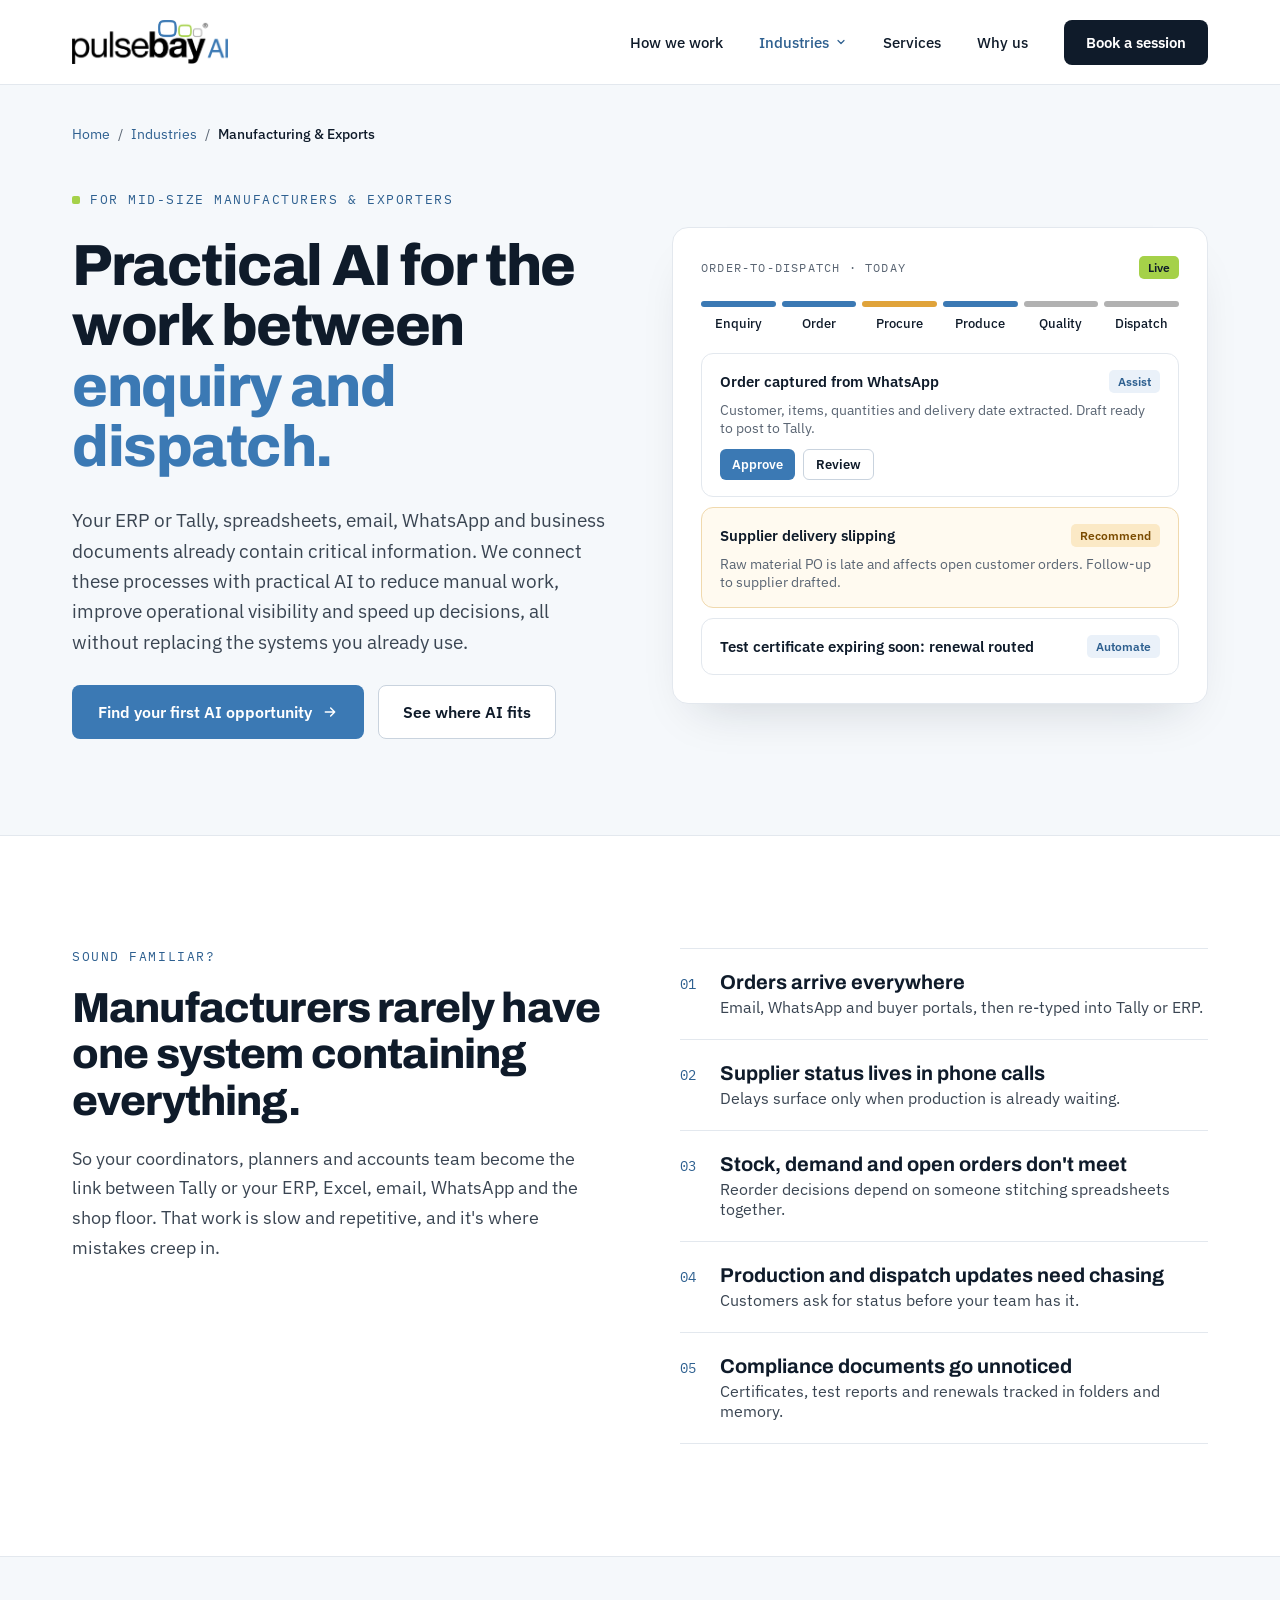
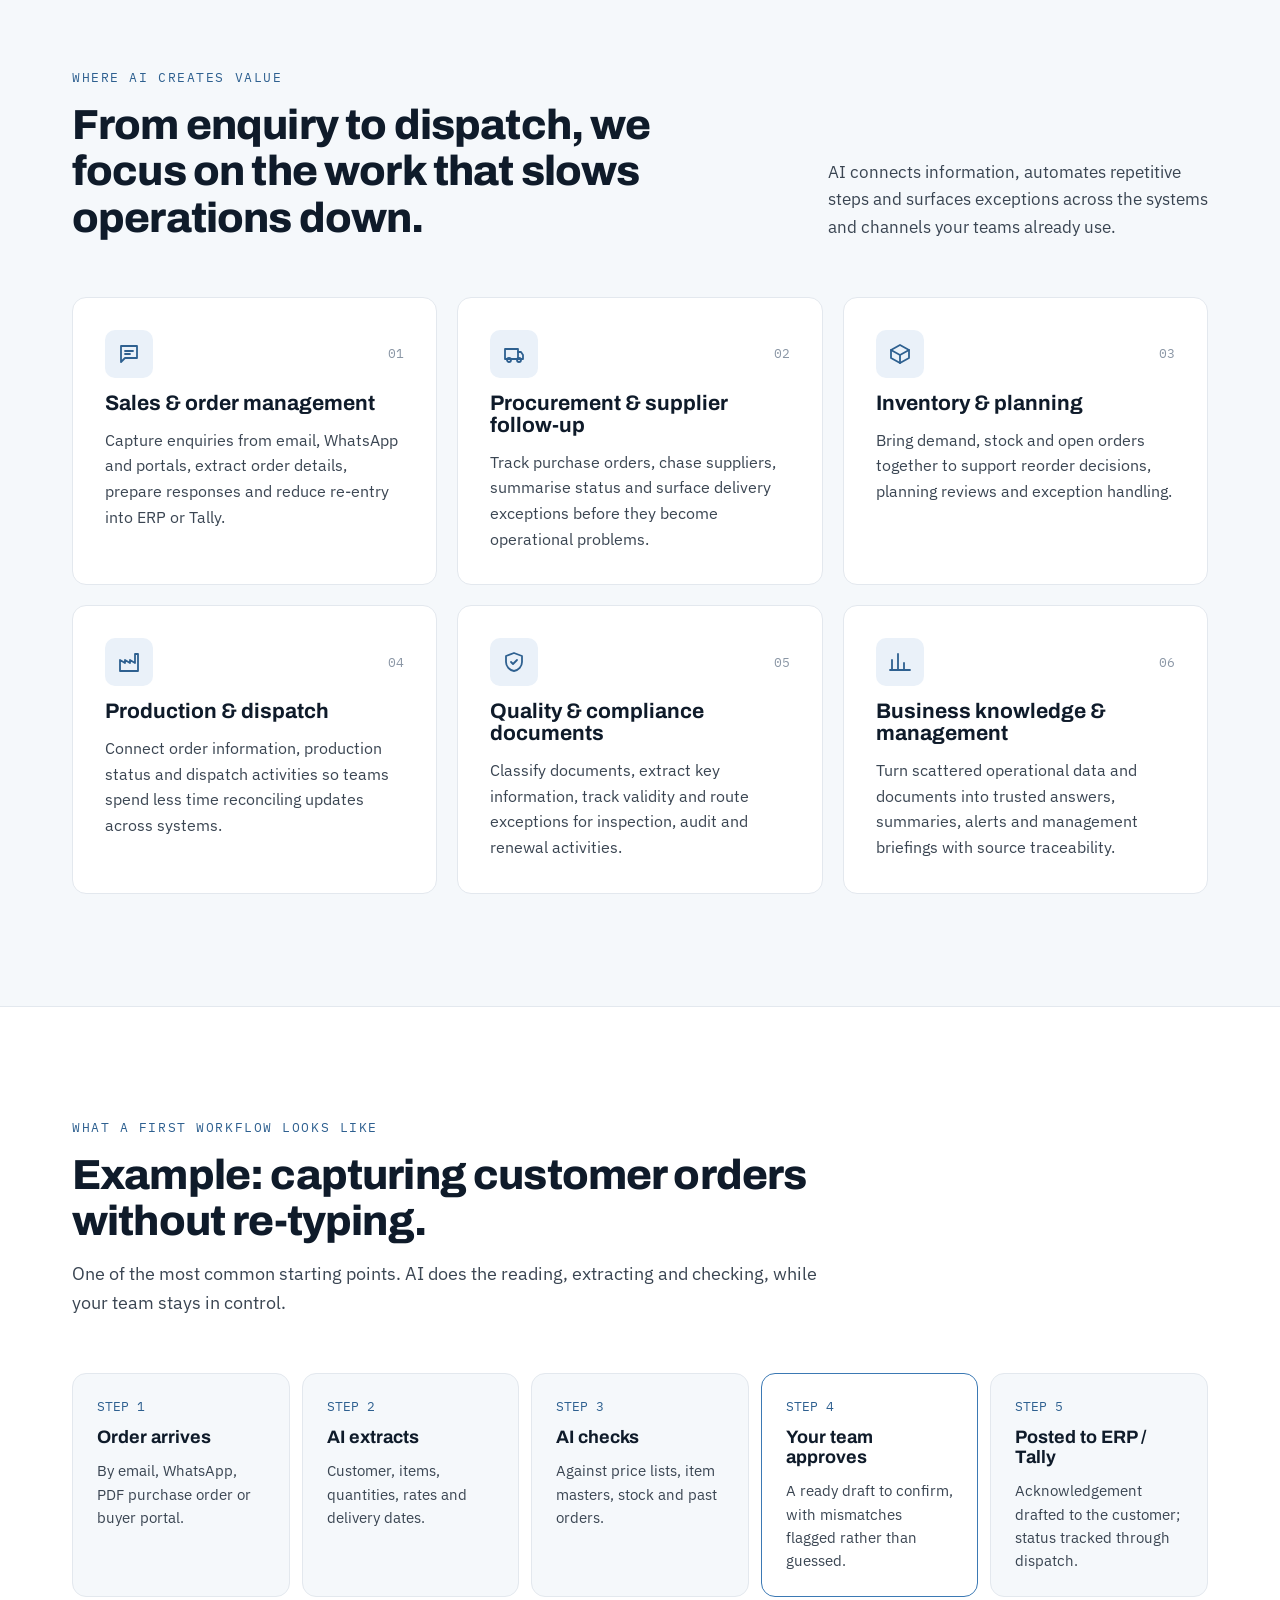
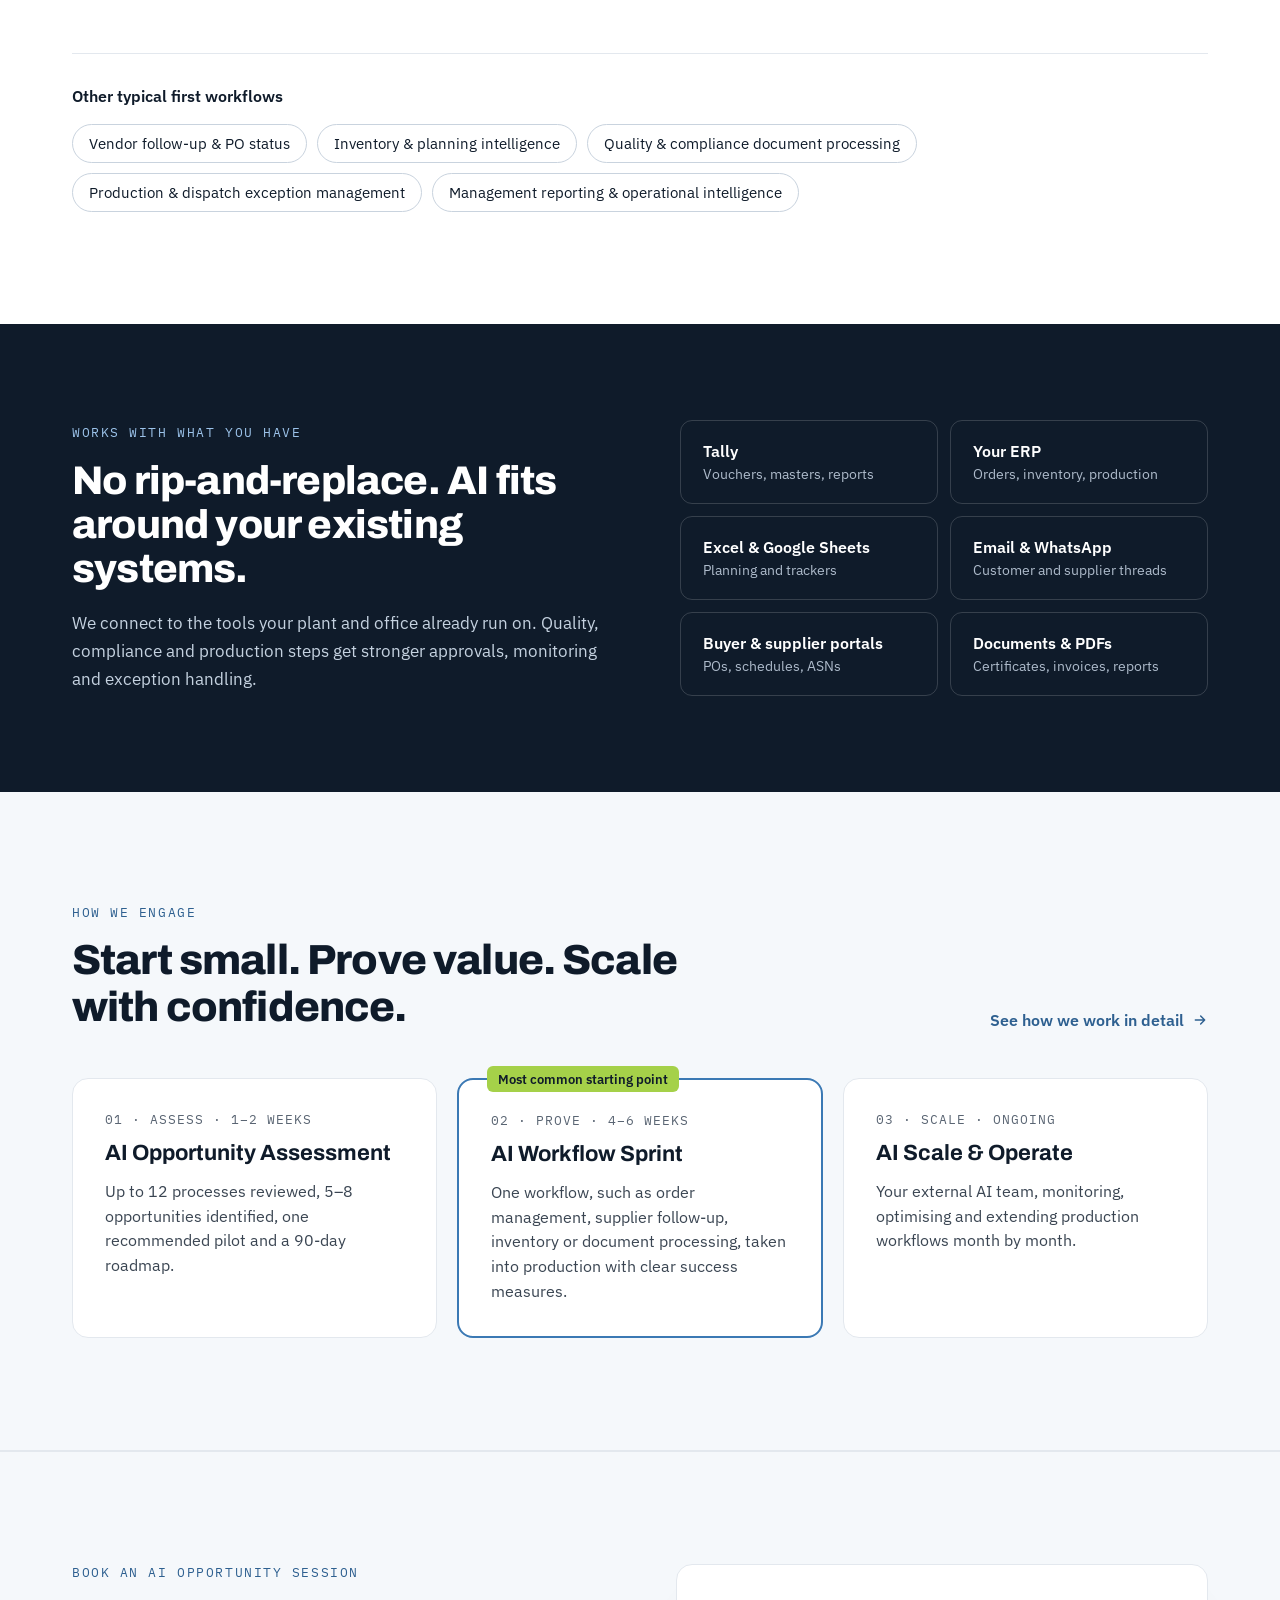
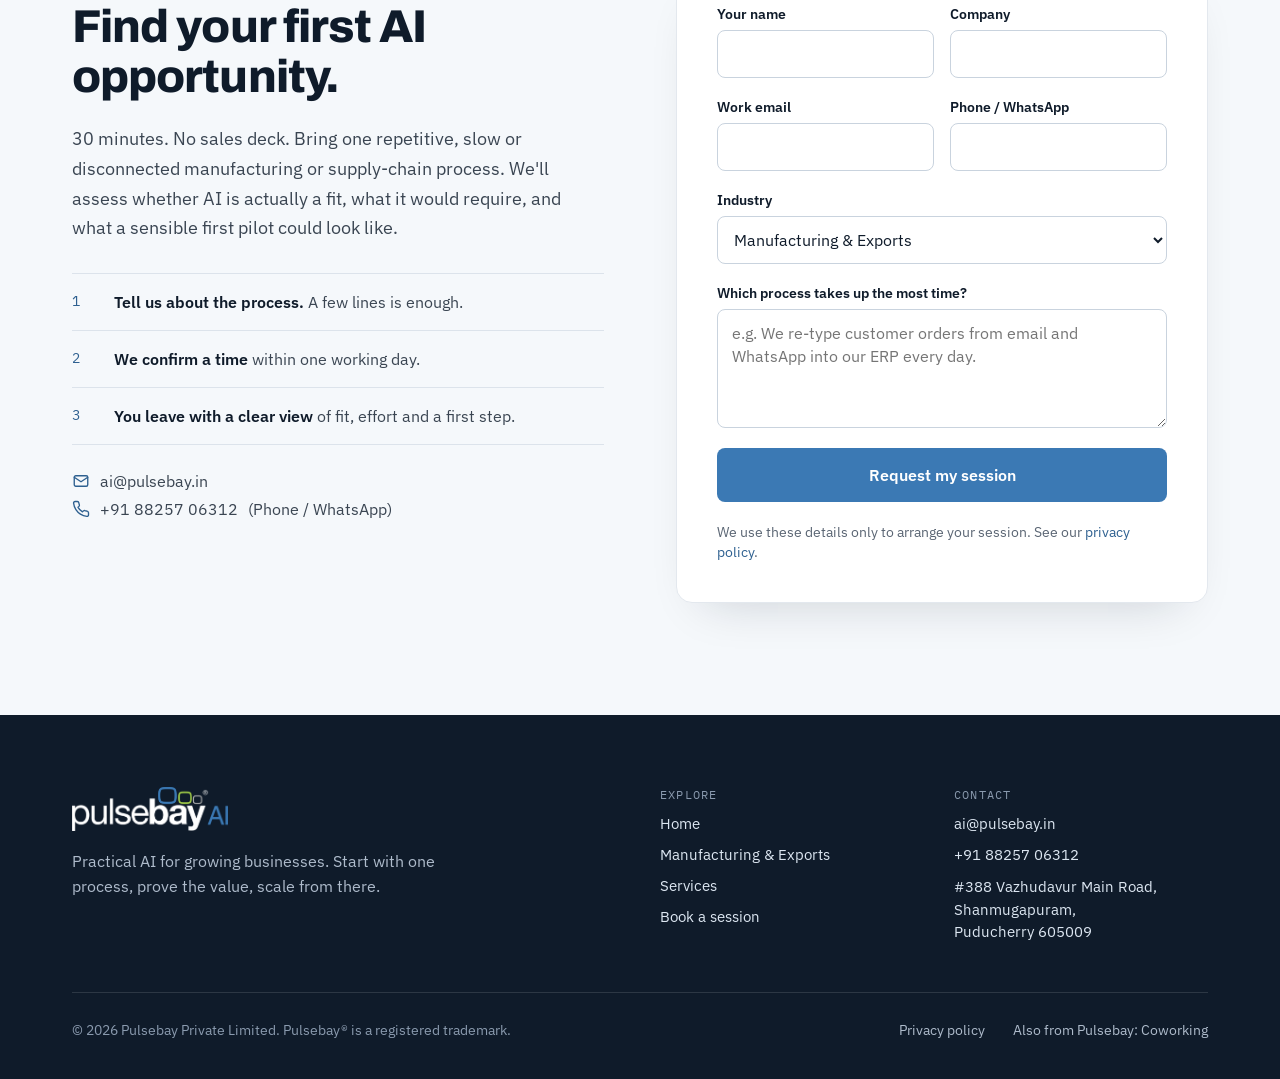
<file: manufacturing-exports.html>
<!doctype html>
<html lang="en">
<head>
<meta charset="utf-8">
<meta name="viewport" content="width=device-width, initial-scale=1">
<title>AI for Manufacturers &amp; Exporters | Pulsebay AI</title>
<meta name="description" content="Practical AI for mid-size manufacturers and exporters: order capture, supplier follow-up, inventory, production, dispatch and quality documents. Works with Tally, ERP, Excel and WhatsApp.">
<link rel="canonical" href="https://ai.pulsebay.in/manufacturing-exports.html">
<meta property="og:type" content="website">
<meta property="og:site_name" content="Pulsebay AI">
<meta property="og:title" content="AI for Manufacturers &amp; Exporters | Pulsebay AI">
<meta property="og:description" content="Practical AI for mid-size manufacturers and exporters: order capture, supplier follow-up, inventory, production, dispatch and quality documents. Works with Tally, ERP, Excel and WhatsApp.">
<meta property="og:url" content="https://ai.pulsebay.in/manufacturing-exports.html">
<meta property="og:image" content="https://ai.pulsebay.in/assets/og-manufacturing.jpg">
<meta property="og:image:secure_url" content="https://ai.pulsebay.in/assets/og-manufacturing.jpg">
<meta property="og:image:type" content="image/jpeg">
<meta property="og:image:width" content="1200">
<meta property="og:image:height" content="630">
<meta property="og:image:alt" content="Pulsebay AI for manufacturers and exporters: practical AI for the work between enquiry and dispatch.">
<meta name="twitter:card" content="summary_large_image">
<meta name="theme-color" content="#0F1B2A">
<link rel="icon" type="image/png" href="assets/favicon.png">
<link rel="apple-touch-icon" href="assets/apple-touch-icon.png">
<link rel="preconnect" href="https://fonts.googleapis.com">
<link rel="preconnect" href="https://fonts.gstatic.com" crossorigin>
<link href="https://fonts.googleapis.com/css2?family=Archivo:wght@500;600;700;800&amp;family=IBM+Plex+Sans:wght@400;500;600&amp;family=IBM+Plex+Mono:wght@500&amp;display=swap" rel="stylesheet">
<link rel="stylesheet" href="assets/styles.css">
</head>
<body>
<div style="width: 100%; background: #ffffff; font-family: 'IBM Plex Sans', system-ui, sans-serif; color: #3A4552;">

<!-- HEADER -->
<header style="position: sticky; top: 0; z-index: 10; background: rgba(255,255,255,0.96); border-bottom: 1px solid #E3E8EE;">
<div style="max-width: 1200px; margin: 0 auto; padding: 0 32px; height: 84px; display: flex; align-items: center; justify-content: space-between; gap: 32px;">
<a href="index.html" aria-label="Pulsebay AI home" style="display: flex; align-items: center;"><img src="assets/logo-color.png" alt="Pulsebay AI" style="height: 44px; width: auto; display: block;"></a>
<button type="button" class="menu-btn" aria-controls="site-nav" aria-expanded="false" aria-label="Open menu"><svg width="20" height="20" viewBox="0 0 24 24" fill="none" stroke="currentColor" stroke-width="2" stroke-linecap="round" aria-hidden="true"><path d="M4 7h16M4 12h16M4 17h16"></path></svg></button>
<nav id="site-nav" class="site-nav" aria-label="Main" style="display: flex; align-items: center; gap: 36px; font-size: 15px; font-weight: 500;">
<a href="how-we-work.html" style="color: #0F1B2A;">How we work</a>
<div class="dd"><a href="manufacturing-exports.html" style="color: #2E6090; display: flex; align-items: center; gap: 6px;">Industries<svg width="12" height="12" viewBox="0 0 24 24" fill="none" stroke="currentColor" stroke-width="2.4" stroke-linecap="round" stroke-linejoin="round" aria-hidden="true"><path d="M6 9l6 6 6-6"></path></svg></a><div class="dd-menu"><div class="dd-panel"><a href="manufacturing-exports.html">Manufacturing &amp; Exports</a><a href="index.html#book" class="dd-note">Another industry? Talk to us</a></div></div></div>
<a href="index.html#services" style="color: #0F1B2A;">Services</a>
<a href="index.html#team" style="color: #0F1B2A;">Why us</a>
<a href="#book" style="background: #0F1B2A; color: #ffffff; padding: 13px 22px; border-radius: 8px; font-weight: 600;">Book a session</a>
</nav>
</div>
</header>

<!-- MFG HERO -->
<section id="top" style="background: #F5F8FB; border-bottom: 1px solid #E3E8EE;">
<div style="max-width: 1200px; margin: 0 auto; padding: 40px 32px 96px; display: flex; flex-direction: column; gap: 48px;">
<nav aria-label="Breadcrumb" style="font-size: 14px; color: #5A6573; display: flex; gap: 8px; align-items: center;"><a href="index.html">Home</a><span aria-hidden="true">/</span><a href="index.html#industries">Industries</a><span aria-hidden="true">/</span><span style="color: #0F1B2A; font-weight: 500;">Manufacturing &amp; Exports</span></nav>
<div style="display: grid; grid-template-columns: repeat(2, minmax(0, 1fr)); gap: 64px; align-items: center;">
<div style="display: flex; flex-direction: column; gap: 28px;">
<div style="font-family: 'IBM Plex Mono', monospace; font-size: 13px; letter-spacing: 0.12em; color: #2E6090; display: flex; align-items: center; gap: 10px;"><span style="width: 8px; height: 8px; background: #A5D149; border-radius: 2px; display: inline-block;"></span>FOR MID-SIZE MANUFACTURERS &amp; EXPORTERS</div>
<h1 style="margin: 0; font-family: Archivo, sans-serif; font-weight: 800; font-size: 58px; line-height: 1.04; letter-spacing: -0.025em; color: #0F1B2A;">Practical AI for the work between <span style="color: #3B79B4;">enquiry and dispatch.</span></h1>
<p style="margin: 0; font-size: 19px; line-height: 1.6; max-width: 540px;">Your ERP or Tally, spreadsheets, email, WhatsApp and business documents already contain critical information. We connect these processes with practical AI to reduce manual work, improve operational visibility and speed up decisions, all without replacing the systems you already use.</p>
<div style="display: flex; gap: 14px; align-items: center; flex-wrap: wrap;">
<a href="#book" style="background: #3B79B4; color: #ffffff; padding: 17px 26px; border-radius: 8px; font-weight: 600; font-size: 16px; display: flex; align-items: center; gap: 10px;">Find your first AI opportunity<svg width="16" height="16" viewBox="0 0 24 24" fill="none" stroke="currentColor" stroke-width="2.2" stroke-linecap="round" stroke-linejoin="round" aria-hidden="true"><path d="M5 12h14M13 6l6 6-6 6"></path></svg></a>
<a href="#areas" style="color: #0F1B2A; padding: 16px 24px; border-radius: 8px; font-weight: 600; font-size: 16px; border: 1.5px solid #C9D3DE; background: #ffffff;">See where AI fits</a>
</div>
</div>

<!-- hero visual: order-to-dispatch chain -->
<div style="background: #ffffff; border: 1px solid #E3E8EE; border-radius: 16px; padding: 28px; box-shadow: 0 24px 48px -24px rgba(15,27,42,0.18); display: flex; flex-direction: column; gap: 22px;">
<div style="display: flex; justify-content: space-between; align-items: center;"><div style="font-family: 'IBM Plex Mono', monospace; font-size: 12px; letter-spacing: 0.1em; color: #5A6573;">ORDER-TO-DISPATCH · TODAY</div><span style="font-size: 12px; font-weight: 600; color: #0F1B2A; background: #A5D149; padding: 4px 9px; border-radius: 5px;">Live</span></div>
<div style="display: grid; grid-template-columns: repeat(6, minmax(0, 1fr)); gap: 6px; align-items: start;">
<div style="display: flex; flex-direction: column; align-items: center; gap: 8px;"><div style="width: 100%; height: 6px; border-radius: 3px; background: #3B79B4;"></div><span style="font-size: 12.5px; font-weight: 500; color: #0F1B2A;">Enquiry</span></div>
<div style="display: flex; flex-direction: column; align-items: center; gap: 8px;"><div style="width: 100%; height: 6px; border-radius: 3px; background: #3B79B4;"></div><span style="font-size: 12.5px; font-weight: 500; color: #0F1B2A;">Order</span></div>
<div style="display: flex; flex-direction: column; align-items: center; gap: 8px;"><div style="width: 100%; height: 6px; border-radius: 3px; background: #E0A33A;"></div><span style="font-size: 12.5px; font-weight: 500; color: #0F1B2A;">Procure</span></div>
<div style="display: flex; flex-direction: column; align-items: center; gap: 8px;"><div style="width: 100%; height: 6px; border-radius: 3px; background: #3B79B4;"></div><span style="font-size: 12.5px; font-weight: 500; color: #0F1B2A;">Produce</span></div>
<div style="display: flex; flex-direction: column; align-items: center; gap: 8px;"><div style="width: 100%; height: 6px; border-radius: 3px; background: #B1B1B1;"></div><span style="font-size: 12.5px; font-weight: 500; color: #0F1B2A;">Quality</span></div>
<div style="display: flex; flex-direction: column; align-items: center; gap: 8px;"><div style="width: 100%; height: 6px; border-radius: 3px; background: #B1B1B1;"></div><span style="font-size: 12.5px; font-weight: 500; color: #0F1B2A;">Dispatch</span></div>
</div>
<div style="display: flex; flex-direction: column; gap: 10px;">
<div style="border: 1px solid #E3E8EE; border-radius: 12px; padding: 16px 18px; display: flex; flex-direction: column; gap: 8px;">
<div style="display: flex; justify-content: space-between; align-items: center; gap: 12px;"><span style="font-weight: 600; font-size: 15px; color: #0F1B2A;">Order captured from WhatsApp</span><span style="font-size: 12px; font-weight: 600; color: #2E6090; background: #EAF1F9; padding: 4px 9px; border-radius: 5px;">Assist</span></div>
<div style="font-size: 14px; color: #5A6573;">Customer, items, quantities and delivery date extracted. Draft ready to post to Tally.</div>
<div style="display: flex; gap: 8px; margin-top: 4px;"><span style="font-size: 13px; font-weight: 600; color: #ffffff; background: #3B79B4; padding: 7px 12px; border-radius: 6px;">Approve</span><span style="font-size: 13px; font-weight: 600; color: #0F1B2A; border: 1px solid #C9D3DE; padding: 6px 12px; border-radius: 6px;">Review</span></div>
</div>
<div style="border: 1px solid #F0D9AE; background: #FFFAF0; border-radius: 12px; padding: 16px 18px; display: flex; flex-direction: column; gap: 8px;">
<div style="display: flex; justify-content: space-between; align-items: center; gap: 12px;"><span style="font-weight: 600; font-size: 15px; color: #0F1B2A;">Supplier delivery slipping</span><span style="font-size: 12px; font-weight: 600; color: #7A4B00; background: #FBE9C6; padding: 4px 9px; border-radius: 5px;">Recommend</span></div>
<div style="font-size: 14px; color: #5A6573;">Raw material PO is late and affects open customer orders. Follow-up to supplier drafted.</div>
</div>
<div style="border: 1px solid #E3E8EE; border-radius: 12px; padding: 16px 18px; display: flex; justify-content: space-between; align-items: center; gap: 12px;">
<span style="font-weight: 600; font-size: 15px; color: #0F1B2A;">Test certificate expiring soon: renewal routed</span><span style="font-size: 12px; font-weight: 600; color: #2E6090; background: #EAF1F9; padding: 4px 9px; border-radius: 5px;">Automate</span>
</div>
</div>
</div>
</div>
</div>
</section>

<!-- MFG REALITY -->
<section style="background: #ffffff;">
<div style="max-width: 1200px; margin: 0 auto; padding: 112px 32px; display: grid; grid-template-columns: repeat(2, minmax(0, 1fr)); gap: 80px; align-items: start;">
<div style="display: flex; flex-direction: column; gap: 20px;">
<div style="font-family: 'IBM Plex Mono', monospace; font-size: 13px; letter-spacing: 0.12em; color: #2E6090;">SOUND FAMILIAR?</div>
<h2 style="margin: 0; font-family: Archivo, sans-serif; font-weight: 800; font-size: 42px; line-height: 1.1; letter-spacing: -0.02em; color: #0F1B2A;">Manufacturers rarely have one system containing everything.</h2>
<p style="margin: 0; font-size: 18px; line-height: 1.65;">So your coordinators, planners and accounts team become the link between Tally or your ERP, Excel, email, WhatsApp and the shop floor. That work is slow and repetitive, and it's where mistakes creep in.</p>
</div>
<div style="display: flex; flex-direction: column;">
<div style="display: flex; gap: 24px; align-items: baseline; padding: 22px 0; border-top: 1px solid #E3E8EE;"><span style="font-family: 'IBM Plex Mono', monospace; font-size: 14px; color: #2E6090;">01</span><div><div style="font-family: Archivo, sans-serif; font-weight: 700; font-size: 20px; color: #0F1B2A;">Orders arrive everywhere</div><div style="font-size: 16px; margin-top: 4px;">Email, WhatsApp and buyer portals, then re-typed into Tally or ERP.</div></div></div>
<div style="display: flex; gap: 24px; align-items: baseline; padding: 22px 0; border-top: 1px solid #E3E8EE;"><span style="font-family: 'IBM Plex Mono', monospace; font-size: 14px; color: #2E6090;">02</span><div><div style="font-family: Archivo, sans-serif; font-weight: 700; font-size: 20px; color: #0F1B2A;">Supplier status lives in phone calls</div><div style="font-size: 16px; margin-top: 4px;">Delays surface only when production is already waiting.</div></div></div>
<div style="display: flex; gap: 24px; align-items: baseline; padding: 22px 0; border-top: 1px solid #E3E8EE;"><span style="font-family: 'IBM Plex Mono', monospace; font-size: 14px; color: #2E6090;">03</span><div><div style="font-family: Archivo, sans-serif; font-weight: 700; font-size: 20px; color: #0F1B2A;">Stock, demand and open orders don't meet</div><div style="font-size: 16px; margin-top: 4px;">Reorder decisions depend on someone stitching spreadsheets together.</div></div></div>
<div style="display: flex; gap: 24px; align-items: baseline; padding: 22px 0; border-top: 1px solid #E3E8EE;"><span style="font-family: 'IBM Plex Mono', monospace; font-size: 14px; color: #2E6090;">04</span><div><div style="font-family: Archivo, sans-serif; font-weight: 700; font-size: 20px; color: #0F1B2A;">Production and dispatch updates need chasing</div><div style="font-size: 16px; margin-top: 4px;">Customers ask for status before your team has it.</div></div></div>
<div style="display: flex; gap: 24px; align-items: baseline; padding: 22px 0; border-top: 1px solid #E3E8EE; border-bottom: 1px solid #E3E8EE;"><span style="font-family: 'IBM Plex Mono', monospace; font-size: 14px; color: #2E6090;">05</span><div><div style="font-family: Archivo, sans-serif; font-weight: 700; font-size: 20px; color: #0F1B2A;">Compliance documents go unnoticed</div><div style="font-size: 16px; margin-top: 4px;">Certificates, test reports and renewals tracked in folders and memory.</div></div></div>
</div>
</div>
</section>

<!-- MFG AREAS -->
<section id="areas" style="background: #F5F8FB; border-top: 1px solid #E3E8EE; border-bottom: 1px solid #E3E8EE;">
<div style="max-width: 1200px; margin: 0 auto; padding: 112px 32px; display: flex; flex-direction: column; gap: 56px;">
<div style="display: flex; justify-content: space-between; align-items: end; gap: 48px;">
<div style="display: flex; flex-direction: column; gap: 16px; max-width: 680px;">
<div style="font-family: 'IBM Plex Mono', monospace; font-size: 13px; letter-spacing: 0.12em; color: #2E6090;">WHERE AI CREATES VALUE</div>
<h2 style="margin: 0; font-family: Archivo, sans-serif; font-weight: 800; font-size: 42px; line-height: 1.1; letter-spacing: -0.02em; color: #0F1B2A;">From enquiry to dispatch, we focus on the work that slows operations down.</h2>
</div>
<p style="margin: 0; font-size: 17px; line-height: 1.6; max-width: 380px;">AI connects information, automates repetitive steps and surfaces exceptions across the systems and channels your teams already use.</p>
</div>
<div style="display: grid; grid-template-columns: repeat(3, minmax(0, 1fr)); gap: 20px;">
<div style="background: #ffffff; border: 1px solid #E3E8EE; border-radius: 14px; padding: 32px; display: flex; flex-direction: column; gap: 14px;">
<div style="display: flex; justify-content: space-between; align-items: center;"><div style="width: 48px; height: 48px; border-radius: 10px; background: #EAF1F9; display: flex; align-items: center; justify-content: center;"><svg width="24" height="24" viewBox="0 0 24 24" fill="none" stroke="#2E6090" stroke-width="1.8" stroke-linecap="round" stroke-linejoin="round" aria-hidden="true"><path d="M4 4h16v12H8l-4 4z"></path><path d="M8 9h8M8 12h5"></path></svg></div><span style="font-family: 'IBM Plex Mono', monospace; font-size: 13px; color: #8A96A5;">01</span></div>
<h3 style="margin: 0; font-family: Archivo, sans-serif; font-weight: 700; font-size: 21px; color: #0F1B2A;">Sales &amp; order management</h3>
<p style="margin: 0; font-size: 16px; line-height: 1.6;">Capture enquiries from email, WhatsApp and portals, extract order details, prepare responses and reduce re-entry into ERP or Tally.</p>
</div>
<div style="background: #ffffff; border: 1px solid #E3E8EE; border-radius: 14px; padding: 32px; display: flex; flex-direction: column; gap: 14px;">
<div style="display: flex; justify-content: space-between; align-items: center;"><div style="width: 48px; height: 48px; border-radius: 10px; background: #EAF1F9; display: flex; align-items: center; justify-content: center;"><svg width="24" height="24" viewBox="0 0 24 24" fill="none" stroke="#2E6090" stroke-width="1.8" stroke-linecap="round" stroke-linejoin="round" aria-hidden="true"><path d="M3 7h13v10H3z"></path><path d="M16 10h3l2 3v4h-5"></path><circle cx="7" cy="18" r="2"></circle><circle cx="17" cy="18" r="2"></circle></svg></div><span style="font-family: 'IBM Plex Mono', monospace; font-size: 13px; color: #8A96A5;">02</span></div>
<h3 style="margin: 0; font-family: Archivo, sans-serif; font-weight: 700; font-size: 21px; color: #0F1B2A;">Procurement &amp; supplier follow-up</h3>
<p style="margin: 0; font-size: 16px; line-height: 1.6;">Track purchase orders, chase suppliers, summarise status and surface delivery exceptions before they become operational problems.</p>
</div>
<div style="background: #ffffff; border: 1px solid #E3E8EE; border-radius: 14px; padding: 32px; display: flex; flex-direction: column; gap: 14px;">
<div style="display: flex; justify-content: space-between; align-items: center;"><div style="width: 48px; height: 48px; border-radius: 10px; background: #EAF1F9; display: flex; align-items: center; justify-content: center;"><svg width="24" height="24" viewBox="0 0 24 24" fill="none" stroke="#2E6090" stroke-width="1.8" stroke-linecap="round" stroke-linejoin="round" aria-hidden="true"><path d="M21 8l-9-5-9 5v8l9 5 9-5z"></path><path d="M3 8l9 5 9-5M12 13v8"></path></svg></div><span style="font-family: 'IBM Plex Mono', monospace; font-size: 13px; color: #8A96A5;">03</span></div>
<h3 style="margin: 0; font-family: Archivo, sans-serif; font-weight: 700; font-size: 21px; color: #0F1B2A;">Inventory &amp; planning</h3>
<p style="margin: 0; font-size: 16px; line-height: 1.6;">Bring demand, stock and open orders together to support reorder decisions, planning reviews and exception handling.</p>
</div>
<div style="background: #ffffff; border: 1px solid #E3E8EE; border-radius: 14px; padding: 32px; display: flex; flex-direction: column; gap: 14px;">
<div style="display: flex; justify-content: space-between; align-items: center;"><div style="width: 48px; height: 48px; border-radius: 10px; background: #EAF1F9; display: flex; align-items: center; justify-content: center;"><svg width="24" height="24" viewBox="0 0 24 24" fill="none" stroke="#2E6090" stroke-width="1.8" stroke-linecap="round" stroke-linejoin="round" aria-hidden="true"><path d="M3 21V10l5 3V10l5 3V10l5 3V4h3v17z"></path></svg></div><span style="font-family: 'IBM Plex Mono', monospace; font-size: 13px; color: #8A96A5;">04</span></div>
<h3 style="margin: 0; font-family: Archivo, sans-serif; font-weight: 700; font-size: 21px; color: #0F1B2A;">Production &amp; dispatch</h3>
<p style="margin: 0; font-size: 16px; line-height: 1.6;">Connect order information, production status and dispatch activities so teams spend less time reconciling updates across systems.</p>
</div>
<div style="background: #ffffff; border: 1px solid #E3E8EE; border-radius: 14px; padding: 32px; display: flex; flex-direction: column; gap: 14px;">
<div style="display: flex; justify-content: space-between; align-items: center;"><div style="width: 48px; height: 48px; border-radius: 10px; background: #EAF1F9; display: flex; align-items: center; justify-content: center;"><svg width="24" height="24" viewBox="0 0 24 24" fill="none" stroke="#2E6090" stroke-width="1.8" stroke-linecap="round" stroke-linejoin="round" aria-hidden="true"><path d="M12 3l8 3v6c0 4.5-3.4 8.3-8 9-4.6-.7-8-4.5-8-9V6z"></path><path d="M9 12l2 2 4-4"></path></svg></div><span style="font-family: 'IBM Plex Mono', monospace; font-size: 13px; color: #8A96A5;">05</span></div>
<h3 style="margin: 0; font-family: Archivo, sans-serif; font-weight: 700; font-size: 21px; color: #0F1B2A;">Quality &amp; compliance documents</h3>
<p style="margin: 0; font-size: 16px; line-height: 1.6;">Classify documents, extract key information, track validity and route exceptions for inspection, audit and renewal activities.</p>
</div>
<div style="background: #ffffff; border: 1px solid #E3E8EE; border-radius: 14px; padding: 32px; display: flex; flex-direction: column; gap: 14px;">
<div style="display: flex; justify-content: space-between; align-items: center;"><div style="width: 48px; height: 48px; border-radius: 10px; background: #EAF1F9; display: flex; align-items: center; justify-content: center;"><svg width="24" height="24" viewBox="0 0 24 24" fill="none" stroke="#2E6090" stroke-width="1.8" stroke-linecap="round" stroke-linejoin="round" aria-hidden="true"><path d="M4 20V10M10 20V4M16 20v-7M22 20H2"></path></svg></div><span style="font-family: 'IBM Plex Mono', monospace; font-size: 13px; color: #8A96A5;">06</span></div>
<h3 style="margin: 0; font-family: Archivo, sans-serif; font-weight: 700; font-size: 21px; color: #0F1B2A;">Business knowledge &amp; management</h3>
<p style="margin: 0; font-size: 16px; line-height: 1.6;">Turn scattered operational data and documents into trusted answers, summaries, alerts and management briefings with source traceability.</p>
</div>
</div>
</div>
</section>

<!-- MFG EXAMPLE WORKFLOW -->
<section style="background: #ffffff;">
<div style="max-width: 1200px; margin: 0 auto; padding: 112px 32px; display: flex; flex-direction: column; gap: 56px;">
<div style="display: flex; flex-direction: column; gap: 16px; max-width: 760px;">
<div style="font-family: 'IBM Plex Mono', monospace; font-size: 13px; letter-spacing: 0.12em; color: #2E6090;">WHAT A FIRST WORKFLOW LOOKS LIKE</div>
<h2 style="margin: 0; font-family: Archivo, sans-serif; font-weight: 800; font-size: 42px; line-height: 1.1; letter-spacing: -0.02em; color: #0F1B2A;">Example: capturing customer orders without re-typing.</h2>
<p style="margin: 0; font-size: 18px; line-height: 1.6;">One of the most common starting points. AI does the reading, extracting and checking, while your team stays in control.</p>
</div>
<div style="display: grid; grid-template-columns: repeat(5, minmax(0, 1fr)); gap: 12px;">
<div style="border: 1px solid #E3E8EE; border-radius: 14px; padding: 24px; display: flex; flex-direction: column; gap: 12px; background: #F5F8FB;"><span style="font-family: 'IBM Plex Mono', monospace; font-size: 13px; color: #2E6090;">STEP 1</span><div style="font-family: Archivo, sans-serif; font-weight: 700; font-size: 18px; color: #0F1B2A;">Order arrives</div><p style="margin: 0; font-size: 15px; line-height: 1.55;">By email, WhatsApp, PDF purchase order or buyer portal.</p></div>
<div style="border: 1px solid #E3E8EE; border-radius: 14px; padding: 24px; display: flex; flex-direction: column; gap: 12px; background: #F5F8FB;"><span style="font-family: 'IBM Plex Mono', monospace; font-size: 13px; color: #2E6090;">STEP 2</span><div style="font-family: Archivo, sans-serif; font-weight: 700; font-size: 18px; color: #0F1B2A;">AI extracts</div><p style="margin: 0; font-size: 15px; line-height: 1.55;">Customer, items, quantities, rates and delivery dates.</p></div>
<div style="border: 1px solid #E3E8EE; border-radius: 14px; padding: 24px; display: flex; flex-direction: column; gap: 12px; background: #F5F8FB;"><span style="font-family: 'IBM Plex Mono', monospace; font-size: 13px; color: #2E6090;">STEP 3</span><div style="font-family: Archivo, sans-serif; font-weight: 700; font-size: 18px; color: #0F1B2A;">AI checks</div><p style="margin: 0; font-size: 15px; line-height: 1.55;">Against price lists, item masters, stock and past orders.</p></div>
<div style="border: 1.5px solid #3B79B4; border-radius: 14px; padding: 24px; display: flex; flex-direction: column; gap: 12px; background: #ffffff;"><span style="font-family: 'IBM Plex Mono', monospace; font-size: 13px; color: #2E6090;">STEP 4</span><div style="font-family: Archivo, sans-serif; font-weight: 700; font-size: 18px; color: #0F1B2A;">Your team approves</div><p style="margin: 0; font-size: 15px; line-height: 1.55;">A ready draft to confirm, with mismatches flagged rather than guessed.</p></div>
<div style="border: 1px solid #E3E8EE; border-radius: 14px; padding: 24px; display: flex; flex-direction: column; gap: 12px; background: #F5F8FB;"><span style="font-family: 'IBM Plex Mono', monospace; font-size: 13px; color: #2E6090;">STEP 5</span><div style="font-family: Archivo, sans-serif; font-weight: 700; font-size: 18px; color: #0F1B2A;">Posted to ERP / Tally</div><p style="margin: 0; font-size: 15px; line-height: 1.55;">Acknowledgement drafted to the customer; status tracked through dispatch.</p></div>
</div>
<div style="display: flex; flex-direction: column; gap: 18px; padding-top: 32px; border-top: 1px solid #E3E8EE;">
<div style="font-size: 16px; font-weight: 600; color: #0F1B2A;">Other typical first workflows</div>
<div style="display: flex; gap: 10px; flex-wrap: wrap; font-size: 15px;">
<span style="border: 1px solid #C9D3DE; color: #0F1B2A; padding: 9px 16px; border-radius: 999px;">Vendor follow-up &amp; PO status</span>
<span style="border: 1px solid #C9D3DE; color: #0F1B2A; padding: 9px 16px; border-radius: 999px;">Inventory &amp; planning intelligence</span>
<span style="border: 1px solid #C9D3DE; color: #0F1B2A; padding: 9px 16px; border-radius: 999px;">Quality &amp; compliance document processing</span>
<span style="border: 1px solid #C9D3DE; color: #0F1B2A; padding: 9px 16px; border-radius: 999px;">Production &amp; dispatch exception management</span>
<span style="border: 1px solid #C9D3DE; color: #0F1B2A; padding: 9px 16px; border-radius: 999px;">Management reporting &amp; operational intelligence</span>
</div>
</div>
</div>
</section>

<!-- MFG SYSTEMS -->
<section style="background: #0F1B2A;">
<div style="max-width: 1200px; margin: 0 auto; padding: 96px 32px; display: grid; grid-template-columns: repeat(2, minmax(0, 1fr)); gap: 80px; align-items: center;">
<div style="display: flex; flex-direction: column; gap: 18px;">
<div style="font-family: 'IBM Plex Mono', monospace; font-size: 13px; letter-spacing: 0.12em; color: #9CC3EA;">WORKS WITH WHAT YOU HAVE</div>
<h2 style="margin: 0; font-family: Archivo, sans-serif; font-weight: 800; font-size: 40px; line-height: 1.1; letter-spacing: -0.02em; color: #ffffff;">No rip-and-replace. AI fits around your existing systems.</h2>
<p style="margin: 0; font-size: 17px; line-height: 1.65; color: #C5D2E0;">We connect to the tools your plant and office already run on. Quality, compliance and production steps get stronger approvals, monitoring and exception handling.</p>
</div>
<div style="display: grid; grid-template-columns: repeat(2, minmax(0, 1fr)); gap: 12px;">
<div style="border: 1px solid rgba(255,255,255,0.16); border-radius: 12px; padding: 20px 22px; color: #ffffff; font-weight: 600; font-size: 16px;">Tally<div style="font-weight: 400; font-size: 14px; color: #AEBBCB; margin-top: 4px;">Vouchers, masters, reports</div></div>
<div style="border: 1px solid rgba(255,255,255,0.16); border-radius: 12px; padding: 20px 22px; color: #ffffff; font-weight: 600; font-size: 16px;">Your ERP<div style="font-weight: 400; font-size: 14px; color: #AEBBCB; margin-top: 4px;">Orders, inventory, production</div></div>
<div style="border: 1px solid rgba(255,255,255,0.16); border-radius: 12px; padding: 20px 22px; color: #ffffff; font-weight: 600; font-size: 16px;">Excel &amp; Google Sheets<div style="font-weight: 400; font-size: 14px; color: #AEBBCB; margin-top: 4px;">Planning and trackers</div></div>
<div style="border: 1px solid rgba(255,255,255,0.16); border-radius: 12px; padding: 20px 22px; color: #ffffff; font-weight: 600; font-size: 16px;">Email &amp; WhatsApp<div style="font-weight: 400; font-size: 14px; color: #AEBBCB; margin-top: 4px;">Customer and supplier threads</div></div>
<div style="border: 1px solid rgba(255,255,255,0.16); border-radius: 12px; padding: 20px 22px; color: #ffffff; font-weight: 600; font-size: 16px;">Buyer &amp; supplier portals<div style="font-weight: 400; font-size: 14px; color: #AEBBCB; margin-top: 4px;">POs, schedules, ASNs</div></div>
<div style="border: 1px solid rgba(255,255,255,0.16); border-radius: 12px; padding: 20px 22px; color: #ffffff; font-weight: 600; font-size: 16px;">Documents &amp; PDFs<div style="font-weight: 400; font-size: 14px; color: #AEBBCB; margin-top: 4px;">Certificates, invoices, reports</div></div>
</div>
</div>
</section>

<!-- MFG ENGAGEMENT -->
<section id="how" style="background: #F5F8FB; border-bottom: 1px solid #E3E8EE;">
<div style="max-width: 1200px; margin: 0 auto; padding: 112px 32px; display: flex; flex-direction: column; gap: 48px;">
<div style="display: flex; justify-content: space-between; align-items: end; gap: 48px;">
<div style="display: flex; flex-direction: column; gap: 16px; max-width: 680px;">
<div style="font-family: 'IBM Plex Mono', monospace; font-size: 13px; letter-spacing: 0.12em; color: #2E6090;">HOW WE ENGAGE</div>
<h2 style="margin: 0; font-family: Archivo, sans-serif; font-weight: 800; font-size: 42px; line-height: 1.1; letter-spacing: -0.02em; color: #0F1B2A;">Start small. Prove value. Scale with confidence.</h2>
</div>
<a href="how-we-work.html" style="font-weight: 600; font-size: 16px; display: flex; align-items: center; gap: 8px; white-space: nowrap;">See how we work in detail<svg width="16" height="16" viewBox="0 0 24 24" fill="none" stroke="currentColor" stroke-width="2.2" stroke-linecap="round" stroke-linejoin="round" aria-hidden="true"><path d="M5 12h14M13 6l6 6-6 6"></path></svg></a>
</div>
<div style="display: grid; grid-template-columns: repeat(3, minmax(0, 1fr)); gap: 20px;">
<div style="background: #ffffff; border: 1px solid #E3E8EE; border-radius: 16px; padding: 32px; display: flex; flex-direction: column; gap: 14px;">
<span style="font-family: 'IBM Plex Mono', monospace; font-size: 12.5px; letter-spacing: 0.08em; color: #5A6573;">01 · ASSESS · 1–2 WEEKS</span>
<h3 style="margin: 0; font-family: Archivo, sans-serif; font-weight: 700; font-size: 22px; color: #0F1B2A;">AI Opportunity Assessment</h3>
<p style="margin: 0; font-size: 15.5px; line-height: 1.6;">Up to 12 processes reviewed, 5–8 opportunities identified, one recommended pilot and a 90-day roadmap.</p>
<!-- <div style="margin-top: auto; padding-top: 8px; font-family: Archivo, sans-serif; font-weight: 800; font-size: 26px; color: #0F1B2A;">From ₹1.5L<div style="font-family: 'IBM Plex Sans', sans-serif; font-weight: 400; font-size: 14px; color: #5A6573; margin-top: 2px;">Credited toward your Sprint</div></div> -->
</div>
<div style="background: #ffffff; border: 2px solid #3B79B4; border-radius: 16px; padding: 32px; display: flex; flex-direction: column; gap: 14px; position: relative;">
<span style="position: absolute; top: -14px; left: 28px; background: #A5D149; color: #0F1B2A; font-size: 12.5px; font-weight: 600; padding: 5px 11px; border-radius: 6px;">Most common starting point</span>
<span style="font-family: 'IBM Plex Mono', monospace; font-size: 12.5px; letter-spacing: 0.08em; color: #5A6573;">02 · PROVE · 4–6 WEEKS</span>
<h3 style="margin: 0; font-family: Archivo, sans-serif; font-weight: 700; font-size: 22px; color: #0F1B2A;">AI Workflow Sprint</h3>
<p style="margin: 0; font-size: 15.5px; line-height: 1.6;">One workflow, such as order management, supplier follow-up, inventory or document processing, taken into production with clear success measures.</p>
<!-- <div style="margin-top: auto; padding-top: 8px; font-family: Archivo, sans-serif; font-weight: 800; font-size: 26px; color: #0F1B2A;">Fixed scope<div style="font-family: 'IBM Plex Sans', sans-serif; font-weight: 400; font-size: 14px; color: #5A6573; margin-top: 2px;">Priced by workflow complexity</div></div> -->
</div>
<div style="background: #ffffff; border: 1px solid #E3E8EE; border-radius: 16px; padding: 32px; display: flex; flex-direction: column; gap: 14px;">
<span style="font-family: 'IBM Plex Mono', monospace; font-size: 12.5px; letter-spacing: 0.08em; color: #5A6573;">03 · SCALE · ONGOING</span>
<h3 style="margin: 0; font-family: Archivo, sans-serif; font-weight: 700; font-size: 22px; color: #0F1B2A;">AI Scale &amp; Operate</h3>
<p style="margin: 0; font-size: 15.5px; line-height: 1.6;">Your external AI team, monitoring, optimising and extending production workflows month by month.</p>
<!-- <div style="margin-top: auto; padding-top: 8px; font-family: Archivo, sans-serif; font-weight: 800; font-size: 26px; color: #0F1B2A;">From ₹1.5L/mo<div style="font-family: 'IBM Plex Sans', sans-serif; font-weight: 400; font-size: 14px; color: #5A6573; margin-top: 2px;">Scoped monthly retainer</div></div> -->
</div>
</div>
</div>
</section>

<!-- BOOK -->
<section id="book" style="background: #F5F8FB; border-top: 1px solid #E3E8EE;">
<div style="max-width: 1200px; margin: 0 auto; padding: 112px 32px; display: grid; grid-template-columns: repeat(2, minmax(0, 1fr)); gap: 72px; align-items: start;">
<div style="display: flex; flex-direction: column; gap: 22px;">
<div style="font-family: 'IBM Plex Mono', monospace; font-size: 13px; letter-spacing: 0.12em; color: #2E6090;">BOOK AN AI OPPORTUNITY SESSION</div>
<h2 style="margin: 0; font-family: Archivo, sans-serif; font-weight: 800; font-size: 46px; line-height: 1.08; letter-spacing: -0.02em; color: #0F1B2A;">Find your first AI opportunity.</h2>
<p style="margin: 0; font-size: 18px; line-height: 1.65;">30 minutes. No sales deck. Bring one repetitive, slow or disconnected manufacturing or supply-chain process. We'll assess whether AI is actually a fit, what it would require, and what a sensible first pilot could look like.</p>
<div style="display: flex; flex-direction: column; gap: 0; margin-top: 8px;">
<div style="display: flex; gap: 18px; padding: 18px 0; border-top: 1px solid #DCE3EB;"><span style="font-family: 'IBM Plex Mono', monospace; font-size: 14px; color: #2E6090; width: 24px;">1</span><div style="font-size: 16px;"><strong style="color: #0F1B2A; font-weight: 600;">Tell us about the process.</strong> A few lines is enough.</div></div>
<div style="display: flex; gap: 18px; padding: 18px 0; border-top: 1px solid #DCE3EB;"><span style="font-family: 'IBM Plex Mono', monospace; font-size: 14px; color: #2E6090; width: 24px;">2</span><div style="font-size: 16px;"><strong style="color: #0F1B2A; font-weight: 600;">We confirm a time</strong> within one working day.</div></div>
<div style="display: flex; gap: 18px; padding: 18px 0; border-top: 1px solid #DCE3EB; border-bottom: 1px solid #DCE3EB;"><span style="font-family: 'IBM Plex Mono', monospace; font-size: 14px; color: #2E6090; width: 24px;">3</span><div style="font-size: 16px;"><strong style="color: #0F1B2A; font-weight: 600;">You leave with a clear view</strong> of fit, effort and a first step.</div></div>
</div>
<div style="display: flex; flex-direction: column; gap: 8px; font-size: 15.5px; margin-top: 4px;">
<div style="display: flex; align-items: center; gap: 10px;"><svg width="18" height="18" viewBox="0 0 24 24" fill="none" stroke="#2E6090" stroke-width="1.8" stroke-linecap="round" stroke-linejoin="round" aria-hidden="true"><rect x="3" y="5" width="18" height="14" rx="2"></rect><path d="M3 7l9 6 9-6"></path></svg><a href="mailto:ai@pulsebay.in" style="color: inherit;">ai@pulsebay.in</a></div>
<div style="display: flex; align-items: center; gap: 10px;"><svg width="18" height="18" viewBox="0 0 24 24" fill="none" stroke="#2E6090" stroke-width="1.8" stroke-linecap="round" stroke-linejoin="round" aria-hidden="true"><path d="M22 16.9v3a2 2 0 0 1-2.2 2 19.8 19.8 0 0 1-8.6-3.1 19.5 19.5 0 0 1-6-6A19.8 19.8 0 0 1 2.1 4.2 2 2 0 0 1 4.1 2h3a2 2 0 0 1 2 1.7c.1.9.4 1.8.7 2.7a2 2 0 0 1-.5 2.1L8 9.8a16 16 0 0 0 6 6l1.3-1.3a2 2 0 0 1 2.1-.4c.9.3 1.8.6 2.7.7a2 2 0 0 1 1.7 2z"></path></svg><a href="tel:+918825706312" style="color: inherit;">+91 88257 06312</a> (Phone / WhatsApp)</div>
</div>
</div>

<div style="background: #ffffff; border: 1px solid #E3E8EE; border-radius: 16px; padding: 40px; box-shadow: 0 24px 48px -28px rgba(15,27,42,0.2);">
<div data-state="form">
<form id="lead-form" style="display: flex; flex-direction: column; gap: 20px;">
<input type="hidden" name="cta" value="None (scrolled to form)">
<input type="hidden" name="page" value="Manufacturing & Exports">
<div class="hp" aria-hidden="true"><label>Website <input type="text" name="website" tabindex="-1" autocomplete="off"></label></div>
<div style="display: grid; grid-template-columns: repeat(2, minmax(0, 1fr)); gap: 16px;">
<div style="display: flex; flex-direction: column; gap: 7px;"><label for="f-name" style="font-size: 14px; font-weight: 600; color: #0F1B2A;">Your name</label><input id="f-name" name="name" type="text" autocomplete="name" required style="height: 48px; border: 1px solid #C9D3DE; border-radius: 8px; padding: 0 14px; font-size: 15.5px; color: #0F1B2A; background: #ffffff; width: 100%;"></div>
<div style="display: flex; flex-direction: column; gap: 7px;"><label for="f-company" style="font-size: 14px; font-weight: 600; color: #0F1B2A;">Company</label><input id="f-company" name="company" type="text" autocomplete="organization" required style="height: 48px; border: 1px solid #C9D3DE; border-radius: 8px; padding: 0 14px; font-size: 15.5px; color: #0F1B2A; background: #ffffff; width: 100%;"></div>
</div>
<div style="display: grid; grid-template-columns: repeat(2, minmax(0, 1fr)); gap: 16px;">
<div style="display: flex; flex-direction: column; gap: 7px;"><label for="f-email" style="font-size: 14px; font-weight: 600; color: #0F1B2A;">Work email</label><input id="f-email" name="email" type="email" autocomplete="email" required style="height: 48px; border: 1px solid #C9D3DE; border-radius: 8px; padding: 0 14px; font-size: 15.5px; color: #0F1B2A; background: #ffffff; width: 100%;"></div>
<div style="display: flex; flex-direction: column; gap: 7px;"><label for="f-phone" style="font-size: 14px; font-weight: 600; color: #0F1B2A;">Phone / WhatsApp</label><input id="f-phone" name="phone" type="tel" autocomplete="tel" required style="height: 48px; border: 1px solid #C9D3DE; border-radius: 8px; padding: 0 14px; font-size: 15.5px; color: #0F1B2A; background: #ffffff; width: 100%;"></div>
</div>
<div style="display: flex; flex-direction: column; gap: 7px;"><label for="f-industry" style="font-size: 14px; font-weight: 600; color: #0F1B2A;">Industry</label>
<select id="f-industry" name="industry" required style="height: 48px; border: 1px solid #C9D3DE; border-radius: 8px; padding: 0 12px; font-size: 15.5px; color: #0F1B2A; background: #ffffff; width: 100%;"><option selected>Manufacturing &amp; Exports</option><option>Trading &amp; Distribution</option><option>Pharma &amp; Healthcare</option><option>Services</option><option>Other</option></select></div>
<div style="display: flex; flex-direction: column; gap: 7px;"><label for="f-process" style="font-size: 14px; font-weight: 600; color: #0F1B2A;">Which process takes up the most time?</label><textarea id="f-process" name="process" rows="4" placeholder="e.g. We re-type customer orders from email and WhatsApp into our ERP every day." style="border: 1px solid #C9D3DE; border-radius: 8px; padding: 12px 14px; font-size: 15.5px; line-height: 1.5; color: #0F1B2A; resize: vertical; background: #ffffff; width: 100%;"></textarea></div>
<p class="form-error" role="alert" hidden>Your request couldn't be sent. Check your connection and try again, or email us at <a href="mailto:ai@pulsebay.in">ai@pulsebay.in</a>.</p>
<button type="submit" style="height: 54px; border: none; border-radius: 8px; background: #3B79B4; color: #ffffff; font-size: 16px; font-weight: 600; cursor: pointer;">Request my session</button>
<p style="margin: 0; font-size: 13.5px; color: #5A6573; line-height: 1.5;">We use these details only to arrange your session. See our <a href="privacy-policy.html">privacy policy</a>.</p>
</form>
</div>
<div data-state="sent" hidden role="status">
<div style="display: flex; flex-direction: column; gap: 16px; align-items: flex-start; padding: 40px 0;">
<div style="width: 56px; height: 56px; border-radius: 50%; background: #A5D149; display: flex; align-items: center; justify-content: center;"><svg width="28" height="28" viewBox="0 0 24 24" fill="none" stroke="#0F1B2A" stroke-width="2.4" stroke-linecap="round" stroke-linejoin="round" aria-hidden="true"><path d="M5 12l5 5 9-10"></path></svg></div>
<div style="font-family: Archivo, sans-serif; font-weight: 800; font-size: 28px; color: #0F1B2A;">Thanks! Request received.</div>
<p style="margin: 0; font-size: 17px; line-height: 1.6;">We'll get back to you within one working day to confirm a time for your 30-minute session.</p>
<button type="button" data-action="again" style="margin-top: 8px; height: 46px; padding: 0 20px; border: 1.5px solid #C9D3DE; border-radius: 8px; background: #ffffff; color: #0F1B2A; font-size: 15px; font-weight: 600; cursor: pointer;">Send another request</button>
</div>
</div>
</div>
</div>
</section>

<!-- FOOTER -->
<footer style="background: #0F1B2A;">
<div style="max-width: 1200px; margin: 0 auto; padding: 72px 32px 40px; display: flex; flex-direction: column; gap: 48px;">
<div style="display: grid; grid-template-columns: repeat(4, minmax(0, 1fr)); gap: 40px;">
<div style="grid-column: span 2; display: flex; flex-direction: column; gap: 18px;">
<img src="assets/logo-reverse.png" alt="Pulsebay AI" style="height: 44px; width: auto; align-self: flex-start;">
<p style="margin: 0; font-size: 15.5px; line-height: 1.6; color: #AEBBCB; max-width: 380px;">Practical AI for growing businesses. Start with one process, prove the value, scale from there.</p>
</div>
<div style="display: flex; flex-direction: column; gap: 12px; font-size: 15px;">
<div style="font-family: 'IBM Plex Mono', monospace; font-size: 12px; letter-spacing: 0.1em; color: #8A9AAE;">EXPLORE</div>
<a href="index.html" style="color: #DCE6F1;">Home</a>
<a href="#top" style="color: #DCE6F1;">Manufacturing &amp; Exports</a>
<a href="index.html#services" style="color: #DCE6F1;">Services</a>
<a href="#book" style="color: #DCE6F1;">Book a session</a>
</div>
<div style="display: flex; flex-direction: column; gap: 12px; font-size: 15px;">
<div style="font-family: 'IBM Plex Mono', monospace; font-size: 12px; letter-spacing: 0.1em; color: #8A9AAE;">CONTACT</div>
<span style="color: #DCE6F1;"><a href="mailto:ai@pulsebay.in" style="color: inherit;">ai@pulsebay.in</a></span>
<span style="color: #DCE6F1;"><a href="tel:+918825706312" style="color: inherit;">+91 88257 06312</a></span>
<span style="color: #DCE6F1; line-height: 1.5;">#388 Vazhudavur Main Road,<br>Shanmugapuram,<br>Puducherry 605009</span>
</div>
</div>
<div style="display: flex; justify-content: space-between; align-items: center; gap: 24px; padding-top: 28px; border-top: 1px solid rgba(255,255,255,0.12); font-size: 14px; color: #8A9AAE;">
<span>© 2026 Pulsebay Private Limited. Pulsebay® is a registered trademark.</span>
<div style="display: flex; gap: 28px;"><a href="privacy-policy.html" style="color: #AEBBCB;">Privacy policy</a><a href="https://pulsebay.in" style="color: #AEBBCB;">Also from Pulsebay: Coworking</a></div>
</div>
</div>
</footer>

</div>
<script src="assets/site.js" defer></script>
</body>
</html>
</file>
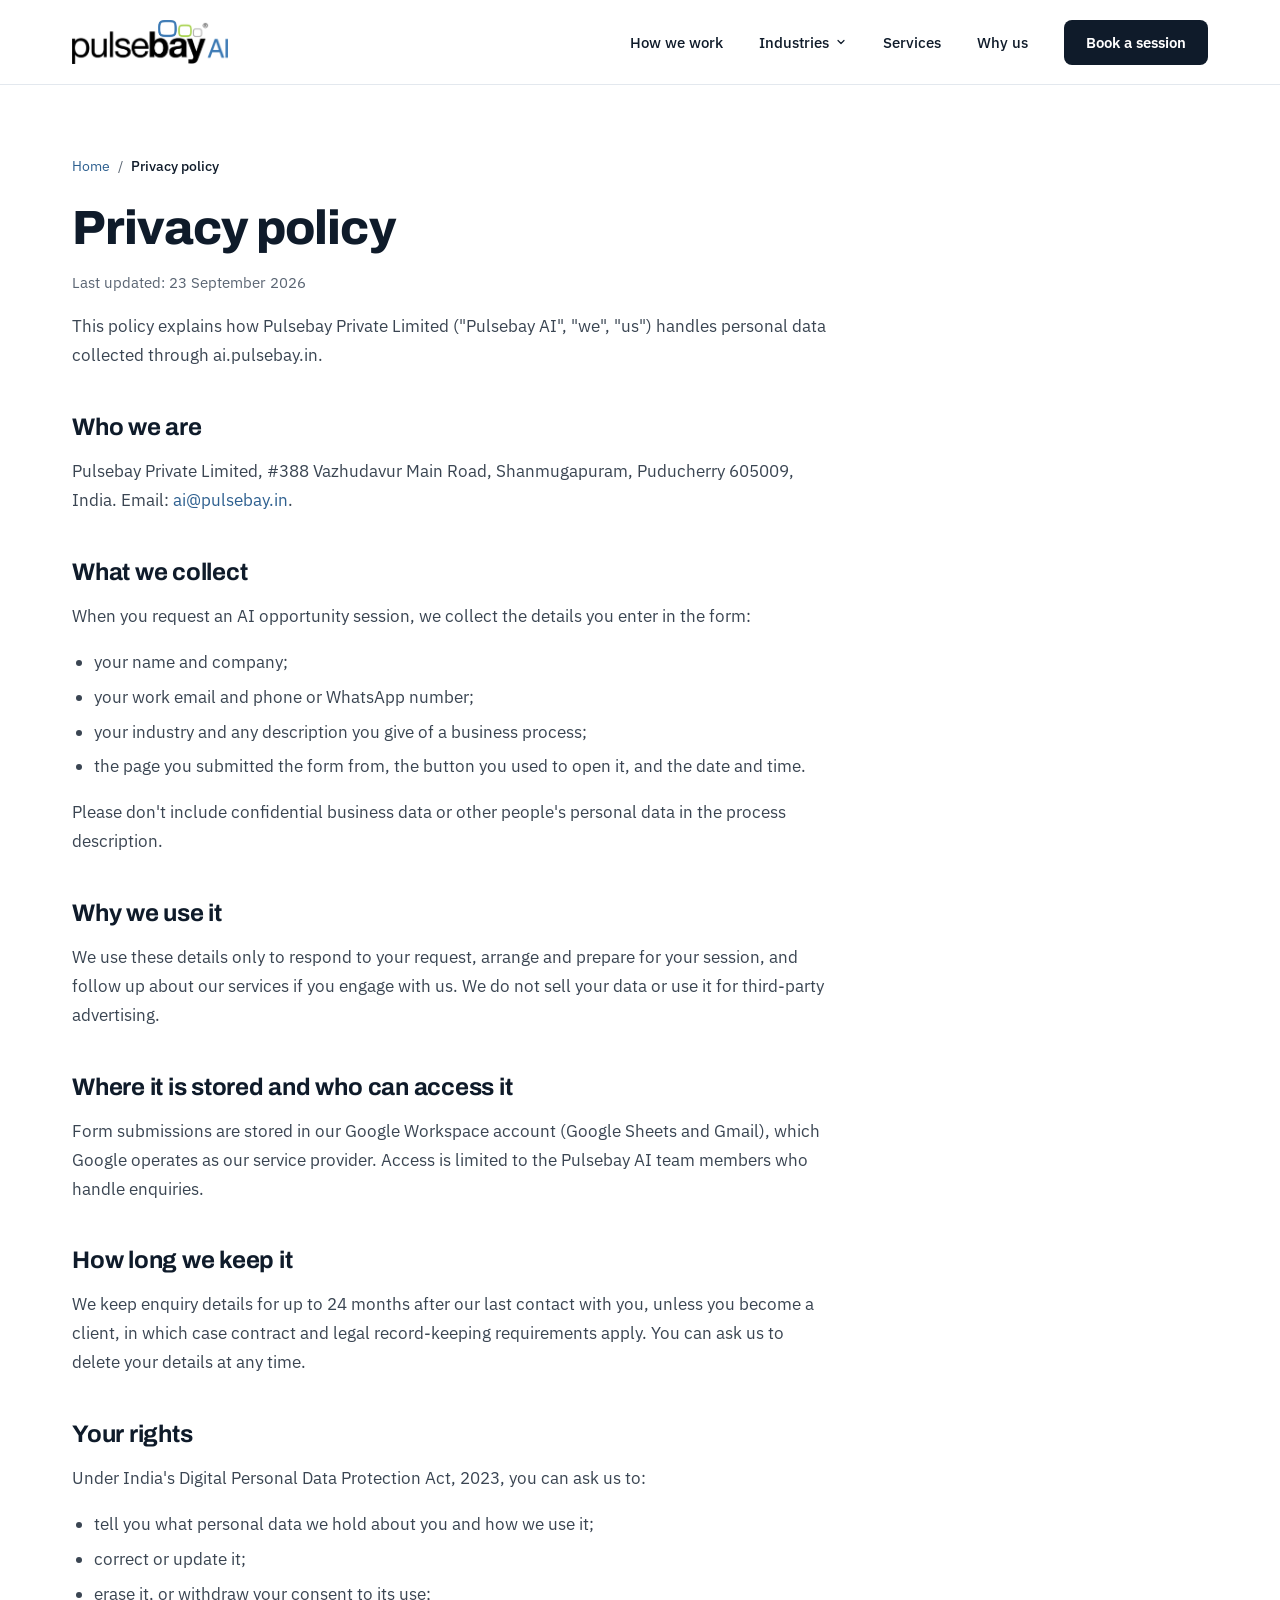
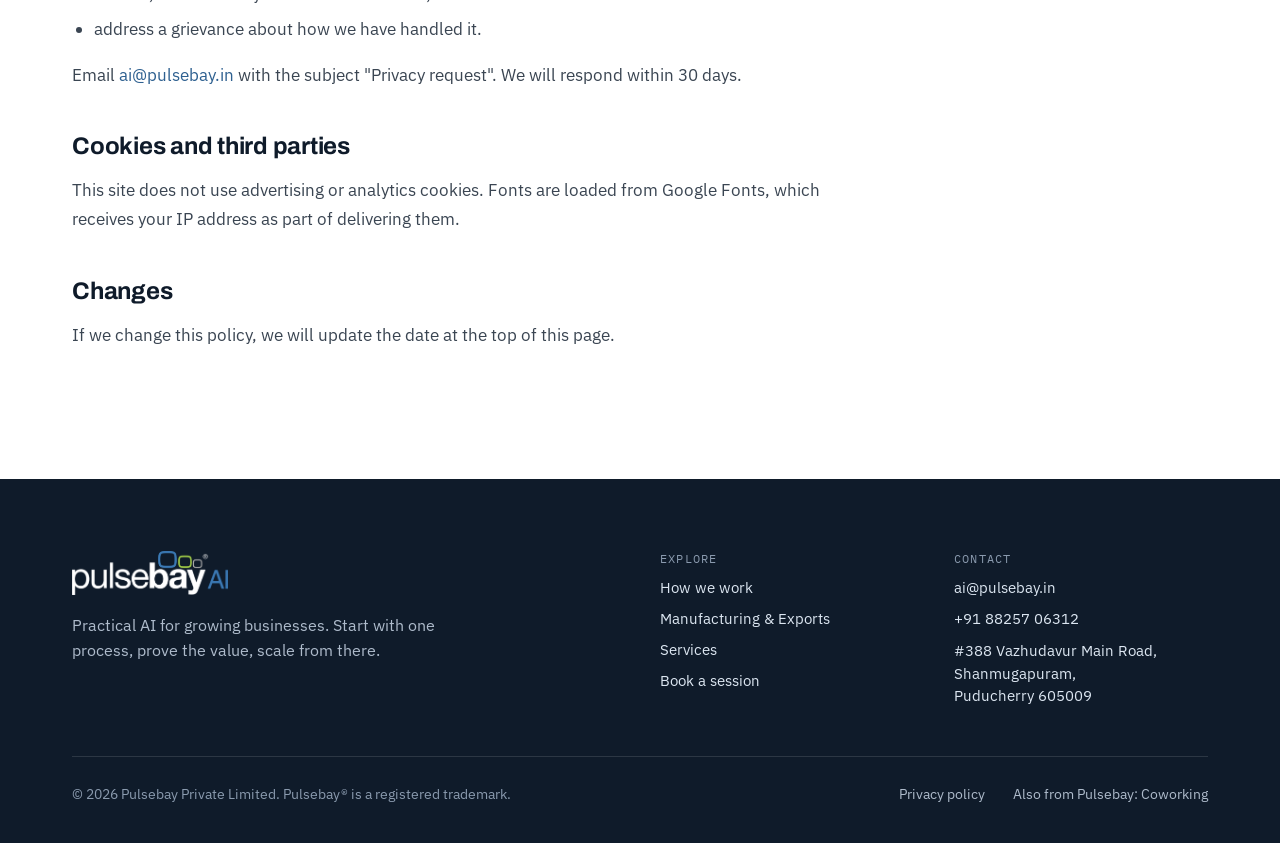
<file: privacy-policy.html>
<!doctype html>
<html lang="en">
<head>
<meta charset="utf-8">
<meta name="viewport" content="width=device-width, initial-scale=1">
<title>Privacy policy | Pulsebay AI</title>
<meta name="description" content="How Pulsebay AI (Pulsebay Private Limited) collects, uses and protects the details you share through ai.pulsebay.in.">
<link rel="canonical" href="https://ai.pulsebay.in/privacy-policy.html">
<meta property="og:type" content="website">
<meta property="og:site_name" content="Pulsebay AI">
<meta property="og:title" content="Privacy policy | Pulsebay AI">
<meta property="og:description" content="How Pulsebay AI (Pulsebay Private Limited) collects, uses and protects the details you share through ai.pulsebay.in.">
<meta property="og:url" content="https://ai.pulsebay.in/privacy-policy.html">
<meta property="og:image" content="https://ai.pulsebay.in/assets/og-image.jpg">
<meta property="og:image:secure_url" content="https://ai.pulsebay.in/assets/og-image.jpg">
<meta property="og:image:type" content="image/jpeg">
<meta property="og:image:width" content="1200">
<meta property="og:image:height" content="630">
<meta property="og:image:alt" content="Pulsebay AI: Turn repetitive business work into AI-powered operations.">
<meta name="twitter:card" content="summary_large_image">
<meta name="theme-color" content="#0F1B2A">
<link rel="icon" type="image/png" href="assets/favicon.png">
<link rel="apple-touch-icon" href="assets/apple-touch-icon.png">
<link rel="preconnect" href="https://fonts.googleapis.com">
<link rel="preconnect" href="https://fonts.gstatic.com" crossorigin>
<link href="https://fonts.googleapis.com/css2?family=Archivo:wght@500;600;700;800&amp;family=IBM+Plex+Sans:wght@400;500;600&amp;family=IBM+Plex+Mono:wght@500&amp;display=swap" rel="stylesheet">
<link rel="stylesheet" href="assets/styles.css">
</head>
<body>
<div style="width: 100%; background: #ffffff; font-family: 'IBM Plex Sans', system-ui, sans-serif; color: #3A4552;">

<!-- HEADER -->
<header style="position: sticky; top: 0; z-index: 10; background: rgba(255,255,255,0.96); border-bottom: 1px solid #E3E8EE;">
<div style="max-width: 1200px; margin: 0 auto; padding: 0 32px; height: 84px; display: flex; align-items: center; justify-content: space-between; gap: 32px;">
<a href="index.html" aria-label="Pulsebay AI home" style="display: flex; align-items: center;"><img src="assets/logo-color.png" alt="Pulsebay AI" style="height: 44px; width: auto; display: block;"></a>
<button type="button" class="menu-btn" aria-controls="site-nav" aria-expanded="false" aria-label="Open menu"><svg width="20" height="20" viewBox="0 0 24 24" fill="none" stroke="currentColor" stroke-width="2" stroke-linecap="round" aria-hidden="true"><path d="M4 7h16M4 12h16M4 17h16"></path></svg></button>
<nav id="site-nav" class="site-nav" aria-label="Main" style="display: flex; align-items: center; gap: 36px; font-size: 15px; font-weight: 500;">
<a href="how-we-work.html" style="color: #0F1B2A;">How we work</a>
<div class="dd"><a href="manufacturing-exports.html" style="color: #0F1B2A; display: flex; align-items: center; gap: 6px;">Industries<svg width="12" height="12" viewBox="0 0 24 24" fill="none" stroke="currentColor" stroke-width="2.4" stroke-linecap="round" stroke-linejoin="round" aria-hidden="true"><path d="M6 9l6 6 6-6"></path></svg></a><div class="dd-menu"><div class="dd-panel"><a href="manufacturing-exports.html">Manufacturing &amp; Exports</a><a href="index.html#book" class="dd-note">Another industry? Talk to us</a></div></div></div>
<a href="index.html#services" style="color: #0F1B2A;">Services</a>
<a href="index.html#team" style="color: #0F1B2A;">Why us</a>
<a href="index.html#book" style="background: #0F1B2A; color: #ffffff; padding: 13px 22px; border-radius: 8px; font-weight: 600;">Book a session</a>
</nav>
</div>
</header>

<!-- PRIVACY -->
<main style="background: #ffffff;">
<div style="max-width: 1200px; margin: 0 auto; padding: 72px 32px 112px;">
<div class="prose">
<nav aria-label="Breadcrumb" style="font-size: 14px; color: #5A6573; display: flex; gap: 8px; margin-bottom: 28px;"><a href="index.html">Home</a><span aria-hidden="true">/</span><span style="color: #0F1B2A; font-weight: 500;">Privacy policy</span></nav>
<h1 style="margin: 0 0 12px; font-family: Archivo, sans-serif; font-weight: 800; font-size: 48px; line-height: 1.08; letter-spacing: -0.02em; color: #0F1B2A;">Privacy policy</h1>
<p style="color: #5A6573; font-size: 15px;">Last updated: 23 September 2026</p>
<p>This policy explains how Pulsebay Private Limited ("Pulsebay AI", "we", "us") handles personal data collected through ai.pulsebay.in.</p>

<h2>Who we are</h2>
<p>Pulsebay Private Limited, #388 Vazhudavur Main Road, Shanmugapuram, Puducherry 605009, India. Email: <a href="mailto:ai@pulsebay.in">ai@pulsebay.in</a>.</p>

<h2>What we collect</h2>
<p>When you request an AI opportunity session, we collect the details you enter in the form:</p>
<ul>
<li>your name and company;</li>
<li>your work email and phone or WhatsApp number;</li>
<li>your industry and any description you give of a business process;</li>
<li>the page you submitted the form from, the button you used to open it, and the date and time.</li>
</ul>
<p>Please don't include confidential business data or other people's personal data in the process description.</p>

<h2>Why we use it</h2>
<p>We use these details only to respond to your request, arrange and prepare for your session, and follow up about our services if you engage with us. We do not sell your data or use it for third-party advertising.</p>

<h2>Where it is stored and who can access it</h2>
<p>Form submissions are stored in our Google Workspace account (Google Sheets and Gmail), which Google operates as our service provider. Access is limited to the Pulsebay AI team members who handle enquiries.</p>

<h2>How long we keep it</h2>
<p>We keep enquiry details for up to 24 months after our last contact with you, unless you become a client, in which case contract and legal record-keeping requirements apply. You can ask us to delete your details at any time.</p>

<h2>Your rights</h2>
<p>Under India's Digital Personal Data Protection Act, 2023, you can ask us to:</p>
<ul>
<li>tell you what personal data we hold about you and how we use it;</li>
<li>correct or update it;</li>
<li>erase it, or withdraw your consent to its use;</li>
<li>address a grievance about how we have handled it.</li>
</ul>
<p>Email <a href="mailto:ai@pulsebay.in">ai@pulsebay.in</a> with the subject "Privacy request". We will respond within 30 days.</p>

<h2>Cookies and third parties</h2>
<p>This site does not use advertising or analytics cookies. Fonts are loaded from Google Fonts, which receives your IP address as part of delivering them.</p>

<h2>Changes</h2>
<p>If we change this policy, we will update the date at the top of this page.</p>
</div>
</div>
</main>
<!-- FOOTER -->
<footer style="background: #0F1B2A;">
<div style="max-width: 1200px; margin: 0 auto; padding: 72px 32px 40px; display: flex; flex-direction: column; gap: 48px;">
<div style="display: grid; grid-template-columns: repeat(4, minmax(0, 1fr)); gap: 40px;">
<div style="grid-column: span 2; display: flex; flex-direction: column; gap: 18px;">
<img src="assets/logo-reverse.png" alt="Pulsebay AI" style="height: 44px; width: auto; align-self: flex-start;">
<p style="margin: 0; font-size: 15.5px; line-height: 1.6; color: #AEBBCB; max-width: 380px;">Practical AI for growing businesses. Start with one process, prove the value, scale from there.</p>
</div>
<div style="display: flex; flex-direction: column; gap: 12px; font-size: 15px;">
<div style="font-family: 'IBM Plex Mono', monospace; font-size: 12px; letter-spacing: 0.1em; color: #8A9AAE;">EXPLORE</div>
<a href="how-we-work.html" style="color: #DCE6F1;">How we work</a>
<a href="manufacturing-exports.html" style="color: #DCE6F1;">Manufacturing &amp; Exports</a>
<a href="index.html#services" style="color: #DCE6F1;">Services</a>
<a href="index.html#book" style="color: #DCE6F1;">Book a session</a>
</div>
<div style="display: flex; flex-direction: column; gap: 12px; font-size: 15px;">
<div style="font-family: 'IBM Plex Mono', monospace; font-size: 12px; letter-spacing: 0.1em; color: #8A9AAE;">CONTACT</div>
<span style="color: #DCE6F1;"><a href="mailto:ai@pulsebay.in" style="color: inherit;">ai@pulsebay.in</a></span>
<span style="color: #DCE6F1;"><a href="tel:+918825706312" style="color: inherit;">+91 88257 06312</a></span>
<span style="color: #DCE6F1; line-height: 1.5;">#388 Vazhudavur Main Road,<br>Shanmugapuram,<br>Puducherry 605009</span>
</div>
</div>
<div style="display: flex; justify-content: space-between; align-items: center; gap: 24px; padding-top: 28px; border-top: 1px solid rgba(255,255,255,0.12); font-size: 14px; color: #8A9AAE;">
<span>© 2026 Pulsebay Private Limited. Pulsebay® is a registered trademark.</span>
<div style="display: flex; gap: 28px;"><a href="privacy-policy.html" style="color: #AEBBCB;">Privacy policy</a><a href="https://pulsebay.in" style="color: #AEBBCB;">Also from Pulsebay: Coworking</a></div>
</div>
</div>
</footer>

</div>
<script src="assets/site.js" defer></script>
</body>
</html>
</file>
<file: assets/styles.css>
/* Pulsebay AI — ai.pulsebay.in
   Layout is authored inline in each page; this file holds base styles,
   the header menu, the form, and the responsive rules for tablet and phone. */

*, *::before, *::after { box-sizing: border-box; }
html { scroll-behavior: smooth; scroll-padding-top: 96px; }
body { margin: 0; background: #ffffff; color: #3A4552; font-family: "IBM Plex Sans", system-ui, -apple-system, "Segoe UI", sans-serif; -webkit-font-smoothing: antialiased; overflow-x: hidden; }
img { max-width: 100%; height: auto; }
a { color: #2E6090; text-decoration: none; }
a:hover { color: #1F4A73; }
a:focus-visible, button:focus-visible { outline: 2px solid #3B79B4; outline-offset: 3px; border-radius: 4px; }
input, select, textarea, button { font-family: inherit; }
input:focus, select:focus, textarea:focus { outline: 2px solid #3B79B4; outline-offset: 1px; }
@media (prefers-reduced-motion: reduce) { html { scroll-behavior: auto; } }

/* Header: industries dropdown */
.dd { position: relative; display: flex; align-items: center; }
.dd-menu { display: none; position: absolute; top: 100%; left: -18px; padding-top: 14px; z-index: 20; }
.dd-panel { background: #ffffff; border: 1px solid #E3E8EE; border-radius: 12px; box-shadow: 0 18px 40px -18px rgba(15,27,42,0.25); padding: 8px; min-width: 260px; display: flex; flex-direction: column; }
.dd-panel a { padding: 11px 14px; border-radius: 8px; color: #0F1B2A; font-weight: 500; }
.dd-panel a:hover { background: #F5F8FB; color: #0F1B2A; }
.dd-panel .dd-note { font-size: 13.5px; color: #5A6573; font-weight: 400; }
.dd:hover .dd-menu, .dd:focus-within .dd-menu { display: block; }

/* Header: mobile menu button */
.menu-btn { display: none; width: 44px; height: 44px; border: 1px solid #E3E8EE; background: #ffffff; border-radius: 8px; align-items: center; justify-content: center; cursor: pointer; color: #0F1B2A; }

/* Form */
.hp { position: absolute; left: -9999px; width: 1px; height: 1px; overflow: hidden; }
.form-error { margin: 0; font-size: 14.5px; line-height: 1.5; color: #9B1C1C; background: #FDF0F0; border: 1px solid #F3CACA; border-radius: 8px; padding: 12px 14px; }
button[disabled] { opacity: 0.7; cursor: progress; }
[hidden] { display: none !important; }

/* Privacy page prose */
.prose { max-width: 760px; }
.prose h2 { font-family: Archivo, sans-serif; font-weight: 700; font-size: 24px; color: #0F1B2A; margin: 44px 0 12px; letter-spacing: -0.01em; }
.prose p, .prose li { font-size: 17px; line-height: 1.7; }
.prose ul { padding-left: 22px; margin: 0 0 16px; }
.prose li { margin-bottom: 6px; }

/* ---------- Tablet ---------- */
@media (max-width: 1100px) {
  [style*="grid-template-columns: repeat(4, minmax(0, 1fr))"],
  [style*="grid-template-columns: repeat(5, minmax(0, 1fr))"],
  [style*="grid-template-columns: repeat(3, minmax(0, 1fr))"] { grid-template-columns: repeat(2, minmax(0, 1fr)) !important; }
  [style*="grid-template-columns: repeat(3, minmax(0, 1fr)); gap: 0;"] { grid-template-columns: 1fr !important; }
  [style*="grid-template-columns: repeat(3, minmax(0, 1fr)); gap: 0;"] > div { border-right: none !important; border-bottom: 1px solid #E3E8EE; }
  [style*="grid-template-columns: 5fr 7fr"] { grid-template-columns: 1fr !important; gap: 40px !important; }
  [style*="position: sticky; top: 120px"] { position: static !important; }
  [style*="gap: 80px"], [style*="gap: 72px"] { gap: 48px !important; }
  [style*="min-height: 3"], [style*="min-height: 2"] { min-height: 0 !important; }
}

/* ---------- Header collapses ---------- */
@media (max-width: 980px) {
  .menu-btn { display: flex; }
  header [style*="height: 84px"] { height: 68px !important; padding: 0 20px !important; }
  header img { height: 34px !important; }
  .site-nav { display: none !important; position: absolute; top: 100%; left: 0; right: 0; background: #ffffff; border-bottom: 1px solid #E3E8EE; box-shadow: 0 18px 30px -20px rgba(15,27,42,0.3); flex-direction: column !important; align-items: stretch !important; gap: 0 !important; padding: 6px 20px 20px; font-size: 17px !important; }
  .site-nav.open { display: flex !important; }
  .site-nav > a, .dd > a { padding: 15px 0; border-bottom: 1px solid #EEF2F6; }
  .site-nav > a:last-child { margin-top: 16px; text-align: center; border-bottom: none; padding: 15px 0 !important; }
  .dd { flex-direction: column; align-items: stretch; }
  .dd > a svg { display: none; }
  .dd-menu { display: block; position: static; padding: 0; }
  .dd-panel { border: none; box-shadow: none; padding: 0 0 6px 14px; min-width: 0; }
  .dd-panel a { padding: 12px 0; }
  .dd-panel .dd-note { display: none; }
  html { scroll-padding-top: 80px; }
}

/* ---------- Phone ---------- */
@media (max-width: 760px) {
  [style*="max-width: 1200px"] { padding-left: 20px !important; padding-right: 20px !important; }
  [style*="padding: 112px 32px"] { padding-top: 64px !important; padding-bottom: 64px !important; }
  [style*="padding: 96px 32px"] { padding-top: 48px !important; padding-bottom: 56px !important; }
  [style*="padding: 40px 32px 96px"] { padding-top: 22px !important; padding-bottom: 56px !important; gap: 28px !important; }
  [style*="padding: 72px 32px 40px"] { padding-top: 56px !important; }

  [style*="grid-template-columns: repeat(2, minmax(0, 1fr))"],
  [style*="grid-template-columns: repeat(3, minmax(0, 1fr))"],
  [style*="grid-template-columns: repeat(4, minmax(0, 1fr))"],
  [style*="grid-template-columns: repeat(5, minmax(0, 1fr))"] { grid-template-columns: 1fr !important; }
  /* keep small tiles two-up */
  [style*="grid-template-columns: repeat(3, minmax(0, 1fr)); gap: 10px"],
  [style*="grid-template-columns: repeat(2, minmax(0, 1fr)); gap: 12px"],
  [style*="grid-template-columns: repeat(2, minmax(0, 1fr)); gap: 10px"] { grid-template-columns: repeat(2, minmax(0, 1fr)) !important; }
  [style*="grid-column: span 2"] { grid-column: auto !important; }
  [style*="gap: 80px"], [style*="gap: 72px"], [style*="gap: 64px"] { gap: 36px !important; }
  [style*="gap: 56px"], [style*="gap: 48px"] { gap: 32px !important; }

  h1 { font-size: 38px !important; line-height: 1.07 !important; }
  h2 { font-size: 30px !important; line-height: 1.14 !important; }
  [style*="font-size: 72px"] { font-size: 54px !important; }
  [style*="font-size: 52px"] { font-size: 40px !important; }
  [style*="font-size: 34px"] { font-size: 27px !important; }
  [style*="font-size: 19px"] { font-size: 17px !important; }
  [style*="font-size: 18px; line-height: 1.6"], [style*="font-size: 18px; line-height: 1.65"] { font-size: 16.5px !important; }

  /* header rows that sit side by side become stacked */
  [style*="justify-content: space-between; align-items: end"] { flex-direction: column !important; align-items: flex-start !important; gap: 18px !important; }
  [style*="justify-content: space-between"] { flex-wrap: wrap; }
  [style*="justify-content: center; gap: 40px"] { flex-wrap: wrap; gap: 4px 14px !important; font-size: 16px !important; padding-top: 20px !important; padding-bottom: 20px !important; }
  [style*="white-space: nowrap"] { white-space: normal !important; }

  [style*="padding: 40px 36px"], [style*="padding: 36px 32px"], [style*="padding: 32px 36px"], [style*="padding: 30px 32px"], [style*="padding: 28px 36px"] { padding: 24px 22px !important; }
  [style*="padding: 40px;"] { padding: 26px 22px !important; }
  [style*="padding: 28px;"] { padding: 20px !important; }

  input, select, textarea { font-size: 16px !important; }
  [style*="padding-right: 28px"] { padding-right: 0 !important; padding-bottom: 20px; }
}
</file>
